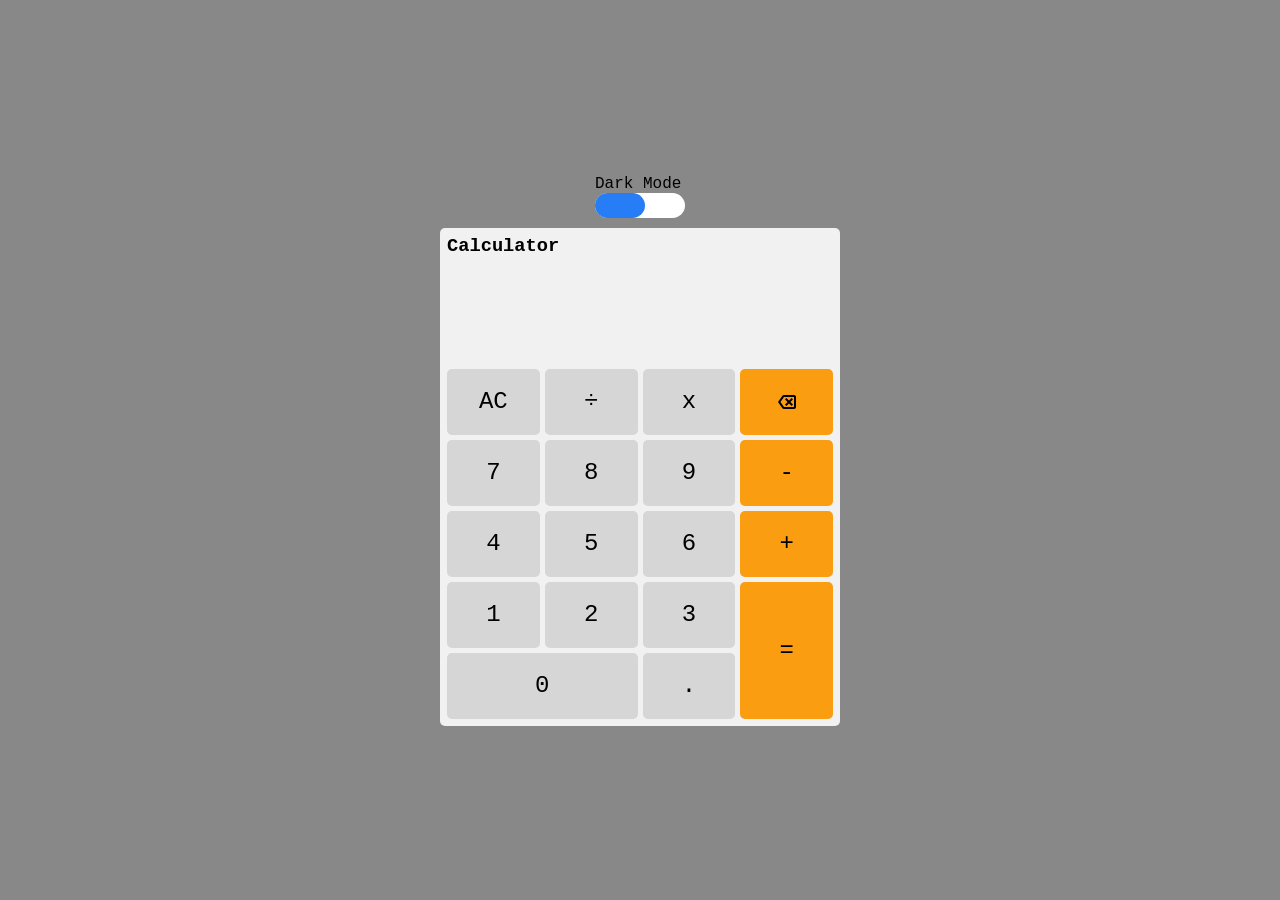
<file: calculator/index.html>
<!DOCTYPE html>
<html lang="en">
<head>
    <meta charset="UTF-8">
    <meta http-equiv="X-UA-Compatible" content="IE=edge">
    <meta name="viewport" content="width=device-width, initial-scale=1.0">
    <link rel="stylesheet" href="https://fonts.googleapis.com/css2?family=Material+Symbols+Outlined:opsz,wght,FILL,GRAD@24,400,0,0" />
    <title>Basic Calculator</title>
    <link rel="stylesheet" href="styles/style.css">
    <script src="script.js" defer></script>
</head>
<body>
    <section class="dark-mode"> <!-- dark mode -->
        <p>Dark Mode</p>
        <div class="dark-mode-surface">
            <div class="circle" onclick="switchDarkMode()"></div>
        </div>
    </section> <!-- calculator -->
    <main id="calc" class="calc">
        <h3>Calculator</h3>
        <section id="operations">
            <div id="previous-operation"></div>
            <div id="current-operation"></div>
        </section>
        <section id="buttons-container">

            <button id="clear-btn">AC</button>
            <button class="operator">÷</button>
            <button class="operator">x</button>
            <button id="delete-btn" class="material-symbols-outlined">backspace</button>

            <button class="number">7</button>
            <button class="number">8</button>
            <button class="number">9</button>
            <button class="operator">-</button>
            
            <button class="number">4</button>
            <button class="number">5</button>
            <button class="number">6</button>
            <button class="operator">+</button>

            <button class="number">1</button>
            <button class="number">2</button>
            <button class="number">3</button>
            <button id="equal-btn">=</button>

            <button class="number" id="zero">0</button>
            <button class="number">.</button>

        </section>
    </main>
</body>
</html>
</file>
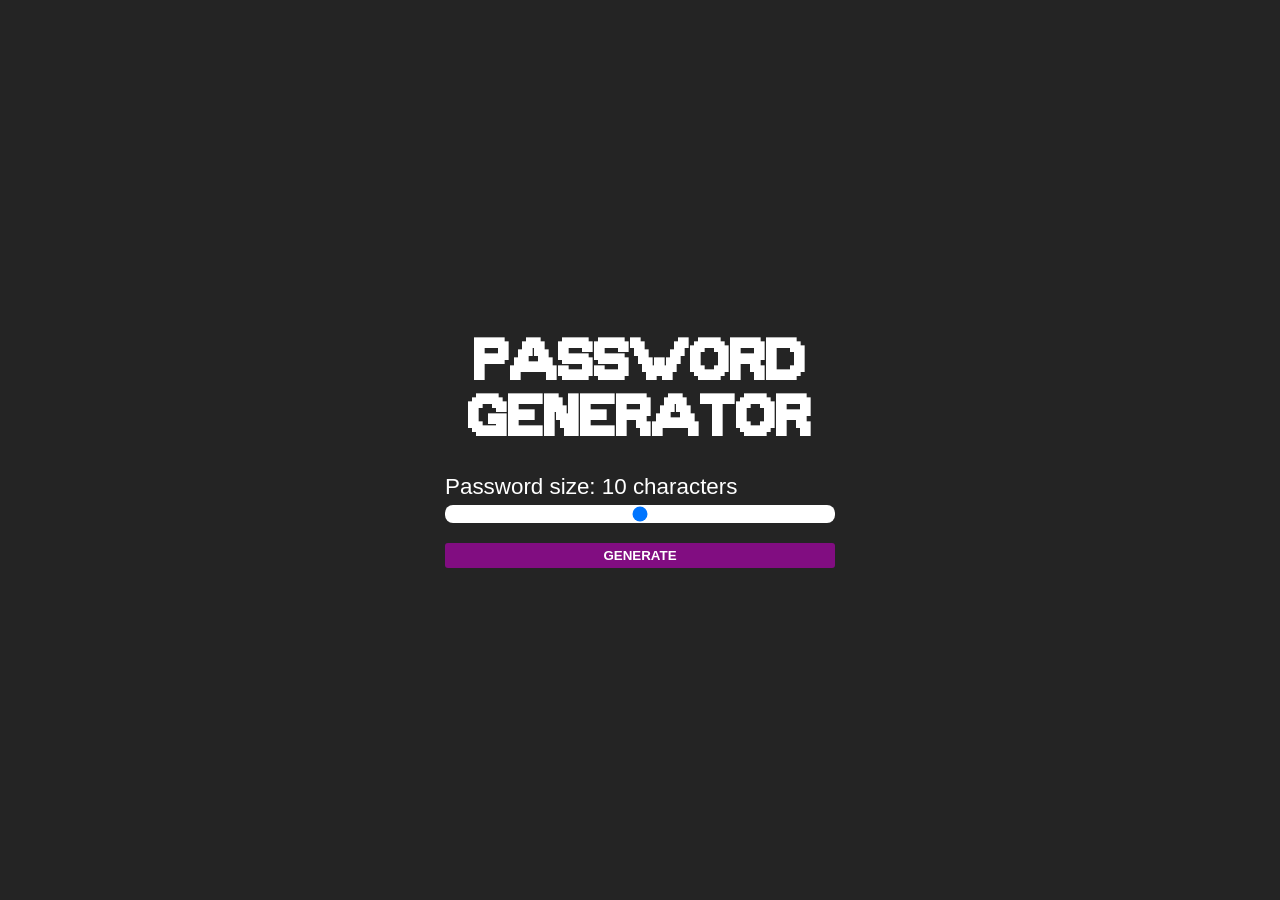
<file: password-generator/index.html>
<!DOCTYPE html>
<html lang="en">
<head>
    <meta charset="UTF-8">
    <meta http-equiv="X-UA-Compatible" content="IE=edge">
    <meta name="viewport" content="width=device-width, initial-scale=1.0">
    <title>Password Generator</title>
    <link rel="stylesheet" href="estilos/style.css">
    <script src="script.js" defer></script>
</head>
<body>
    <main>
        <section class="generator-layout">
                <h1 class="title">Password Generator</h1>

                <div class="generator">
                    <p>Password size: <span id="slider-element"></span> characters</p>
                    <input type="range" name="slider" id="slider" min="5" max="15">
                    <button class="generate-btn" id="generate-btn">GENERATE</button>
                </div>
        </section>

        <div class="container-password" id="container-password">
            <h1>Your password is:</h1>
            <span class="password" id="password"></span>
                <p class="tooltip">Click on the password to copy. ☝️</p>
        </div>
    </main>
</body>
</html>
</file>
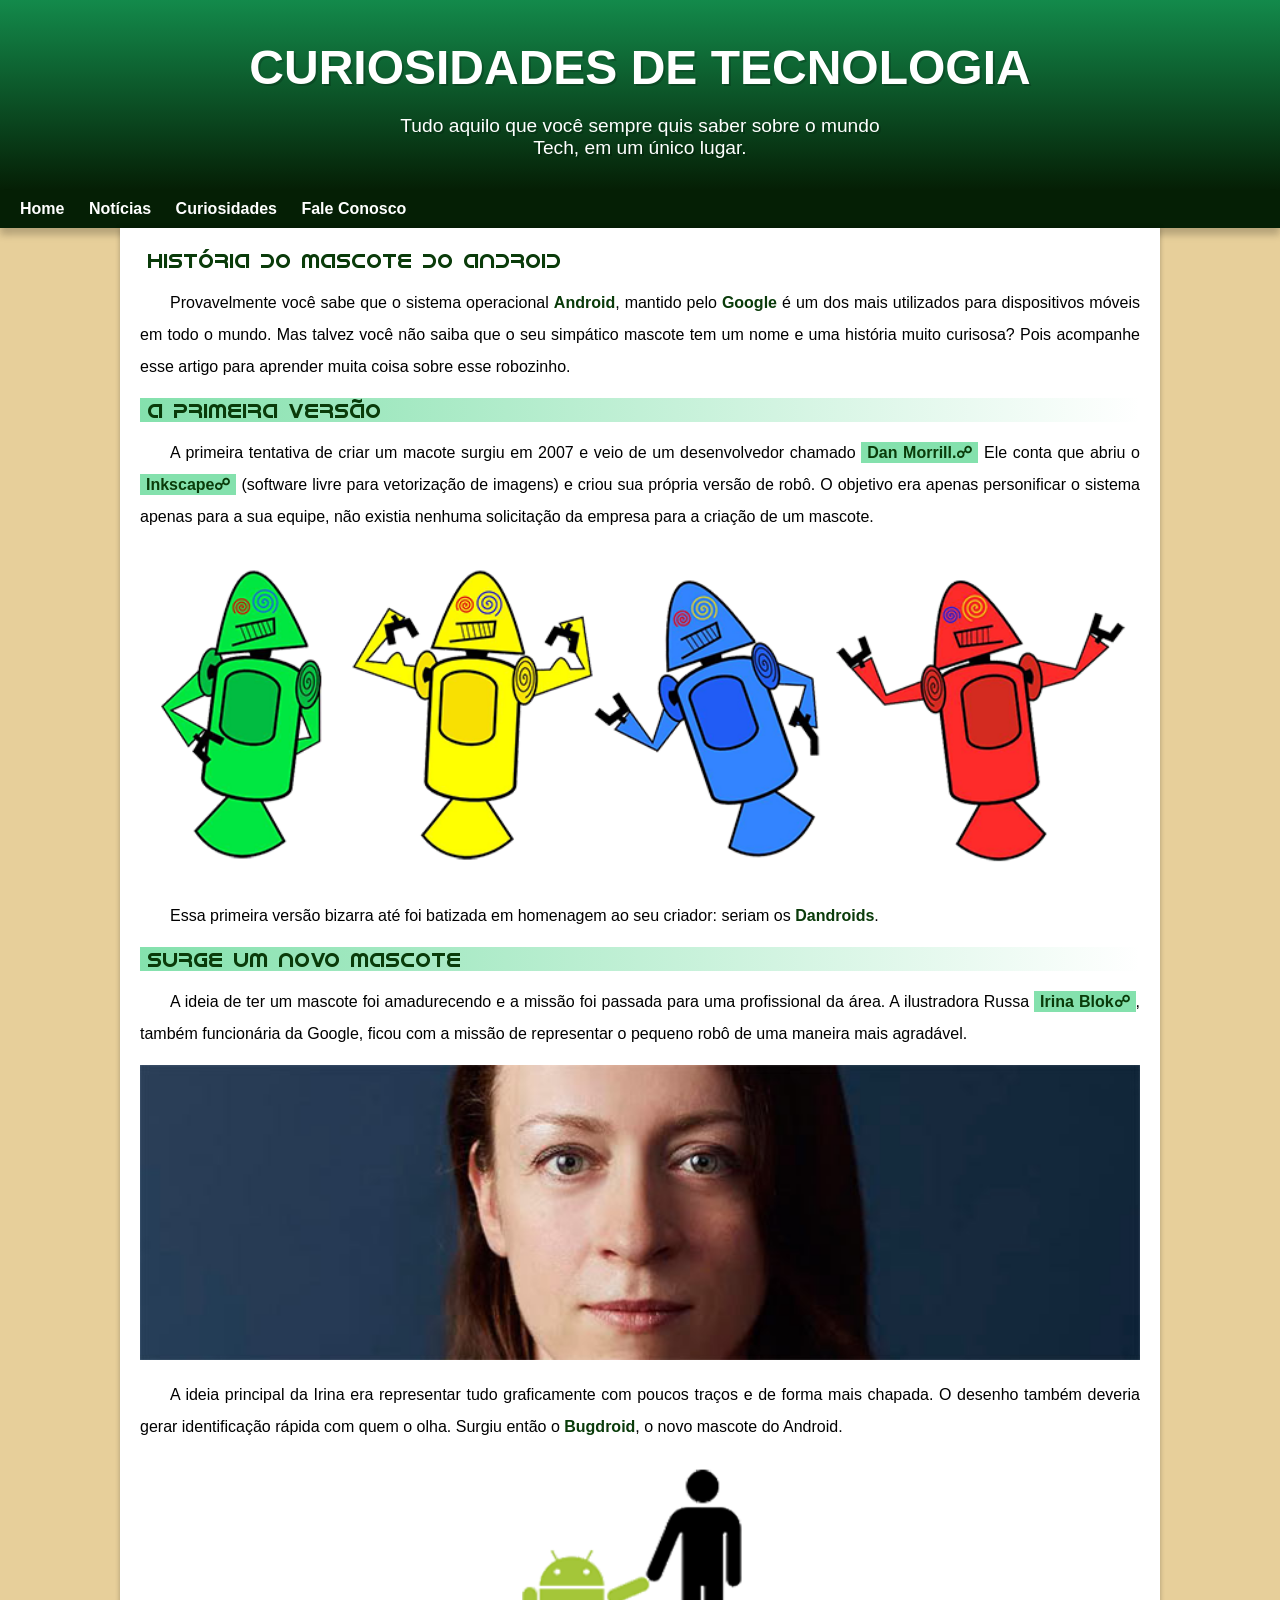
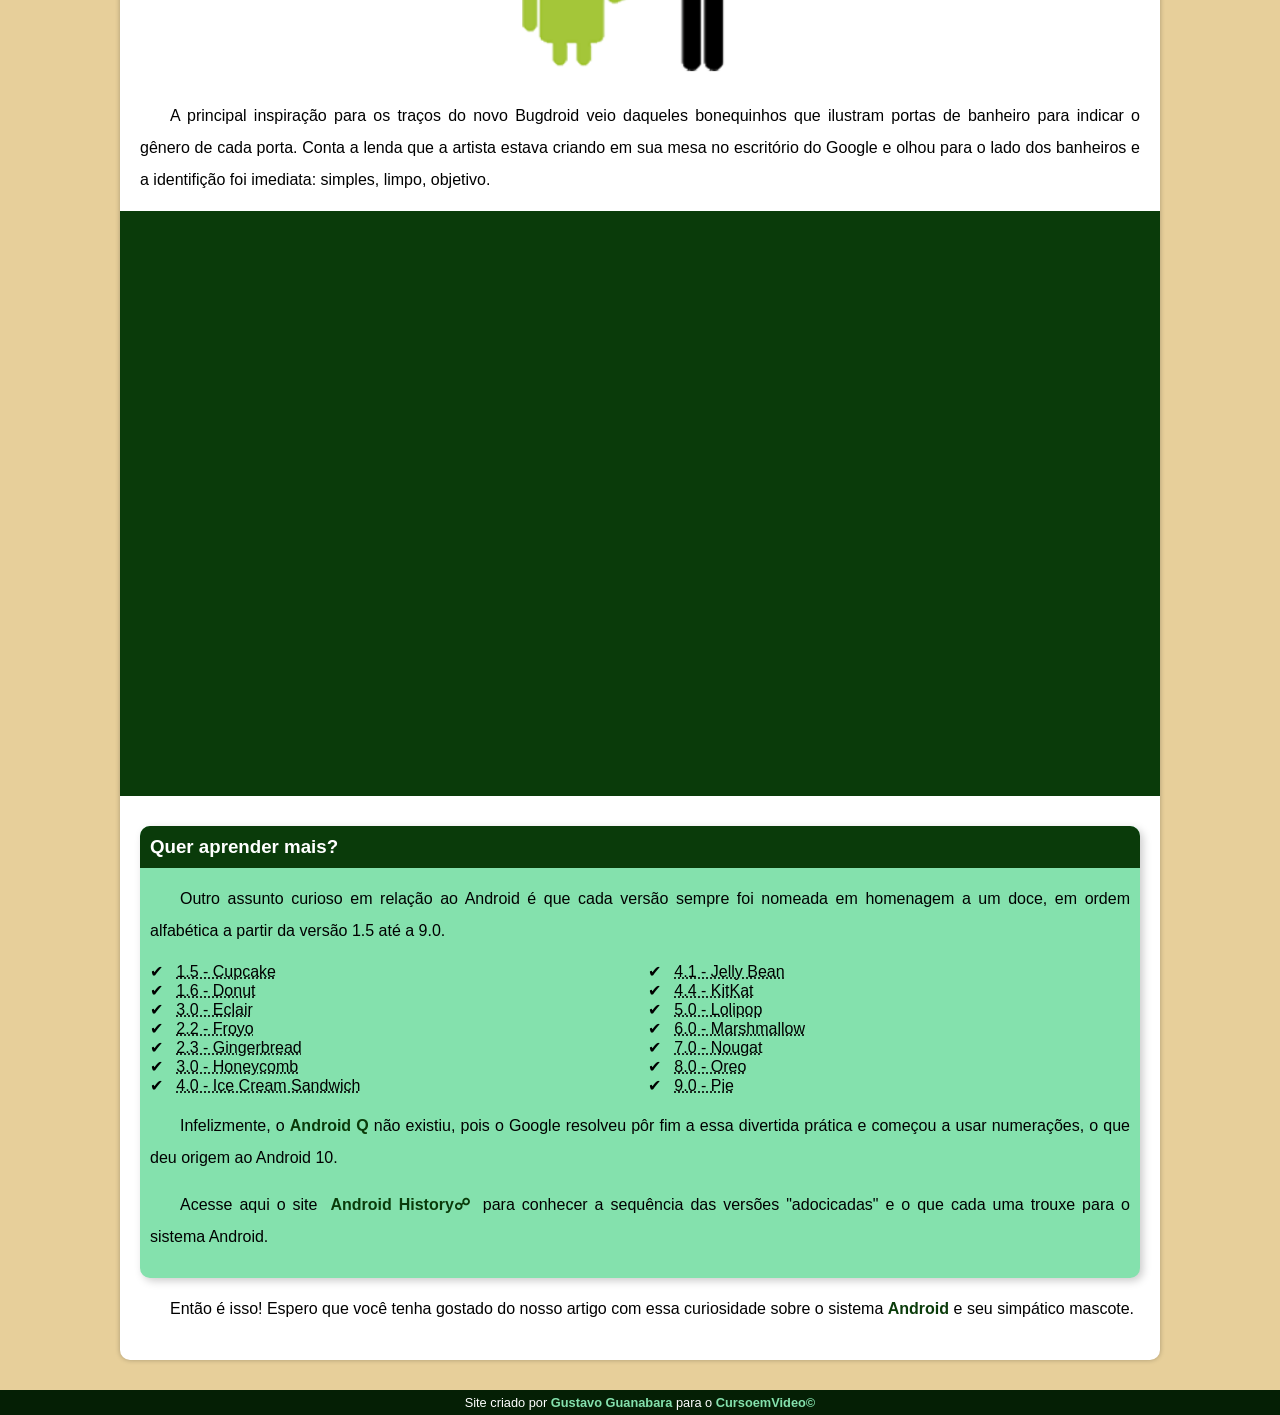
<file: projeto-android/index.html>
<!DOCTYPE html>
<html lang="pt-br">
<head>
    <meta charset="UTF-8">
    <meta http-equiv="X-UA-Compatible" content="IE=edge">
    <meta name="viewport" content="width=device-width, initial-scale=1.0">
    <link rel="shortcut icon" href="imagens/favicon.ico" type="image/x-icon">
    <title>Como surgiu o mascote do Android</title>
    <link rel="stylesheet" href="style.css">
</head>
<body>
    <header>
        <h1>CURIOSIDADES DE TECNOLOGIA</h1>
        <p>Tudo aquilo que você sempre quis saber sobre o mundo <br> Tech, em um único lugar.</p>
    </header>
    <nav>
        <ul>
            <a href="#">Home</a>
            <a href="#">Notícias</a>
            <a href="#">Curiosidades</a>
            <a href="#">Fale Conosco</a>
        </ul>
    </nav>
    <section>
        <main>
            <h2>HISTÓRIA DO MASCOTE DO ANDROID</h2>
            <p>Provavelmente você sabe que o sistema operacional <strong>Android</strong>, mantido pelo <strong>Google</strong> é um dos mais utilizados para dispositivos móveis em todo o mundo. Mas talvez você não saiba que o seu simpático mascote tem um nome e uma história muito curisosa? Pois acompanhe esse artigo para aprender muita coisa sobre esse robozinho.</p>
        </main>
        <article>
            <h2>A PRIMEIRA VERSÃO</h2>
            <p>A primeira tentativa de criar um macote surgiu em 2007 e veio de um desenvolvedor chamado <a href="https://androidcommunity.com/dan-morrill-shows-us-the-android-mascot-that-almost-was-20130103/" target="_blank">Dan Morrill.</a> Ele conta que abriu o <a href="https://inkscape.org/" target="_blank">Inkscape</a> (software livre para vetorização de imagens) e criou sua própria versão de robô. O objetivo era apenas personificar o sistema apenas para a sua equipe, não existia nenhuma solicitação da empresa para a criação de um mascote.</p>
            <picture>
                <source media="(max-width: 600px)" srcset="imagens/dan-droids-pq.png">
                <img src="imagens/dan-droids.png" alt="Foto Dand-droids">
            </picture>

            <p>Essa primeira versão bizarra até foi batizada em homenagem ao seu criador: seriam os <strong>Dandroids</strong>.</p>
        </article>
        <article>
            <h2>SURGE UM NOVO MASCOTE</h2>
            <p>A ideia de ter um mascote foi amadurecendo e a missão foi passada para uma profissional da área. A ilustradora Russa <a href="https://www.irinablok.com/android" target="_blank">Irina Blok</a>, também funcionária da Google, ficou com a missão de representar o pequeno robô de uma maneira mais agradável.</p>
            <picture>
                <source media="(max-width: 600px)" srcset="imagens/irina-blok-pq.jpg">
                <img src="imagens/irina-blok.jpg" alt="Foto Irina Blok">
            </picture>

            <p>A ideia principal da Irina era representar tudo graficamente com poucos traços e de forma mais chapada. O desenho também deveria gerar identificação rápida com quem o olha. Surgiu então o <strong>Bugdroid</strong>, o novo mascote do Android.</p>
            <img class="pequena" src="imagens/bugdroid.png" alt="Foto Bugdroid">

            <p>A principal inspiração para os traços do novo Bugdroid veio daqueles bonequinhos que ilustram portas de banheiro para indicar o gênero de cada porta. Conta a lenda que a artista estava criando em sua mesa no escritório do Google e olhou para o lado dos banheiros e a identifição foi imediata: simples, limpo, objetivo.</p>

            <div class="video">
                <iframe width="750" height="400" src="https://www.youtube.com/embed/l2UDgpLz20M" title="YouTube video player" frameborder="0" allow="accelerometer; autoplay; clipboard-write; encrypted-media; gyroscope; picture-in-picture" allowfullscreen></iframe>
            </div>
            
        </article>
        <aside>
            <h3>Quer aprender mais?</h3>
            <p>Outro assunto curioso em relação ao Android é que cada versão sempre foi nomeada em homenagem a um doce, em ordem alfabética a partir da versão 1.5 até a 9.0.</p>
            <ul>
                <li>
                    <abbr title="Bolo de Copo">1.5 - Cupcake</abbr>
                </li>
                <li>
                    <abbr title="Rosquinha">1.6 - Donut</abbr>
                </li>
                <li>
                    <abbr title="Bomba">3.0 - Eclair</abbr>
                </li>
                <li>
                    <abbr title="Iogurte Congelado">2.2 - Froyo</abbr>
                </li>
                <li>
                    <abbr title="Biscoito de Gengibre">2.3 - Gingerbread</abbr>
                </li>
                <li>
                    <abbr title="Favo de Mel">3.0 - Honeycomb</abbr>
                </li>
                <li>
                    <abbr title="Sanduíche de Sorvete">4.0 - Ice Cream Sandwich</abbr>
                </li>


                <li>
                    <abbr title="Jujuba">4.1 - Jelly Bean</abbr>
                </li>
                <li>
                    <abbr title="KitKat">4.4 - KitKat</abbr>
                </li>
                <li>
                    <abbr title="Pirulito">5.0 - Lolipop</abbr>
                </li>
                <li>
                    <abbr title="Marshmallow">6.0 - Marshmallow</abbr>
                </li>
                <li>
                    <abbr title="Torrone">7.0 - Nougat</abbr>
                </li>
                <li>
                    <abbr title="Oreo">8.0 - Oreo</abbr>
                </li>
                <li>
                    <abbr title="Torta">9.0 - Pie</abbr>
                </li>
            </ul>

            <p>Infelizmente, o <strong>Android Q</strong> não existiu, pois o Google resolveu pôr fim a essa divertida prática e começou a usar numerações, o que deu origem ao Android 10.</p>
            <p>Acesse aqui o site <a href="https://www.android.com/intl/en_nz/history/" target="_blank">Android History</a> para conhecer a sequência das versões "adocicadas" e o que cada uma trouxe para o sistema Android.</p>
        </aside>

        <p>Então é isso! Espero que você tenha gostado do nosso artigo com essa curiosidade sobre o sistema <strong>Android</strong> e seu simpático mascote.</p>
    </section>
    <footer>
        <p>Site criado por <a href="https://gustavoguanabara.github.io/" target="_blank">Gustavo Guanabara</a> para o <a href="https://www.youtube.com/cursoemvideo" target="_blank">CursoemVideo&copy;</a></p>
    </footer>
</body>
</file>
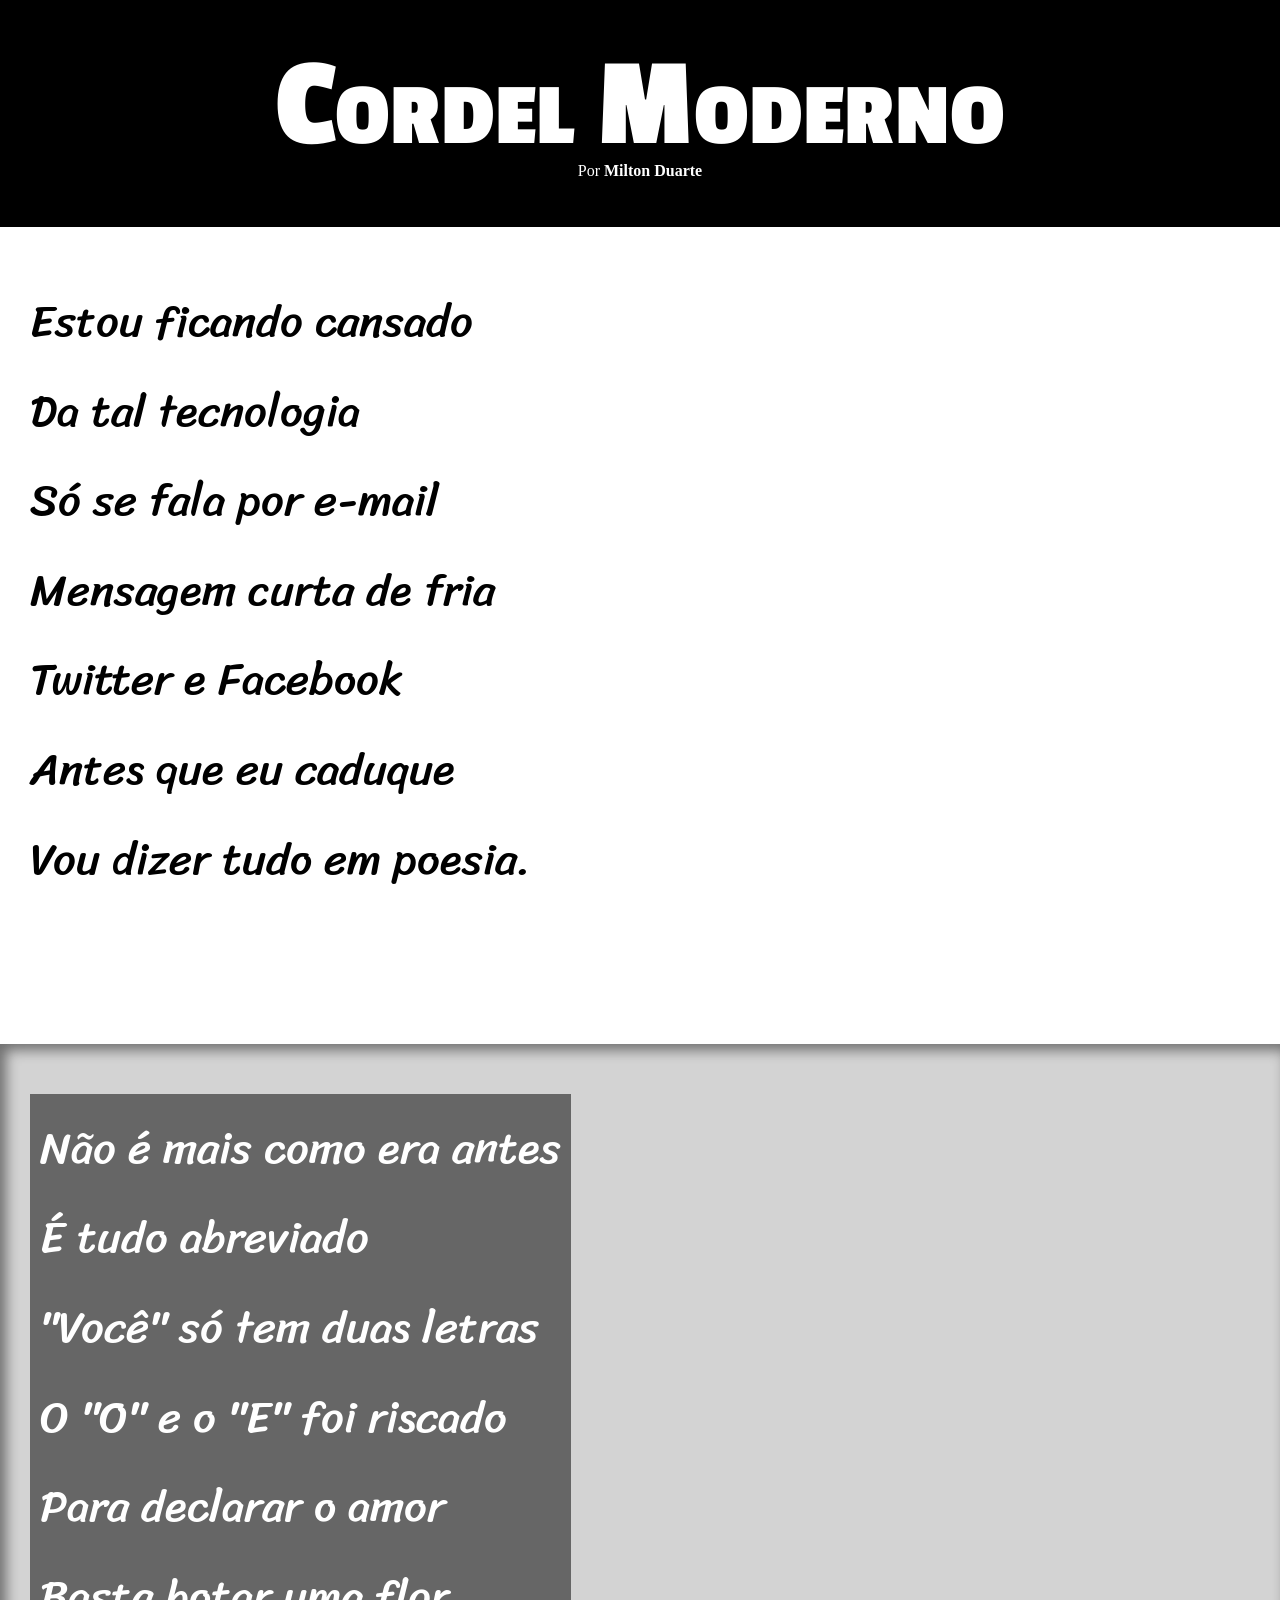
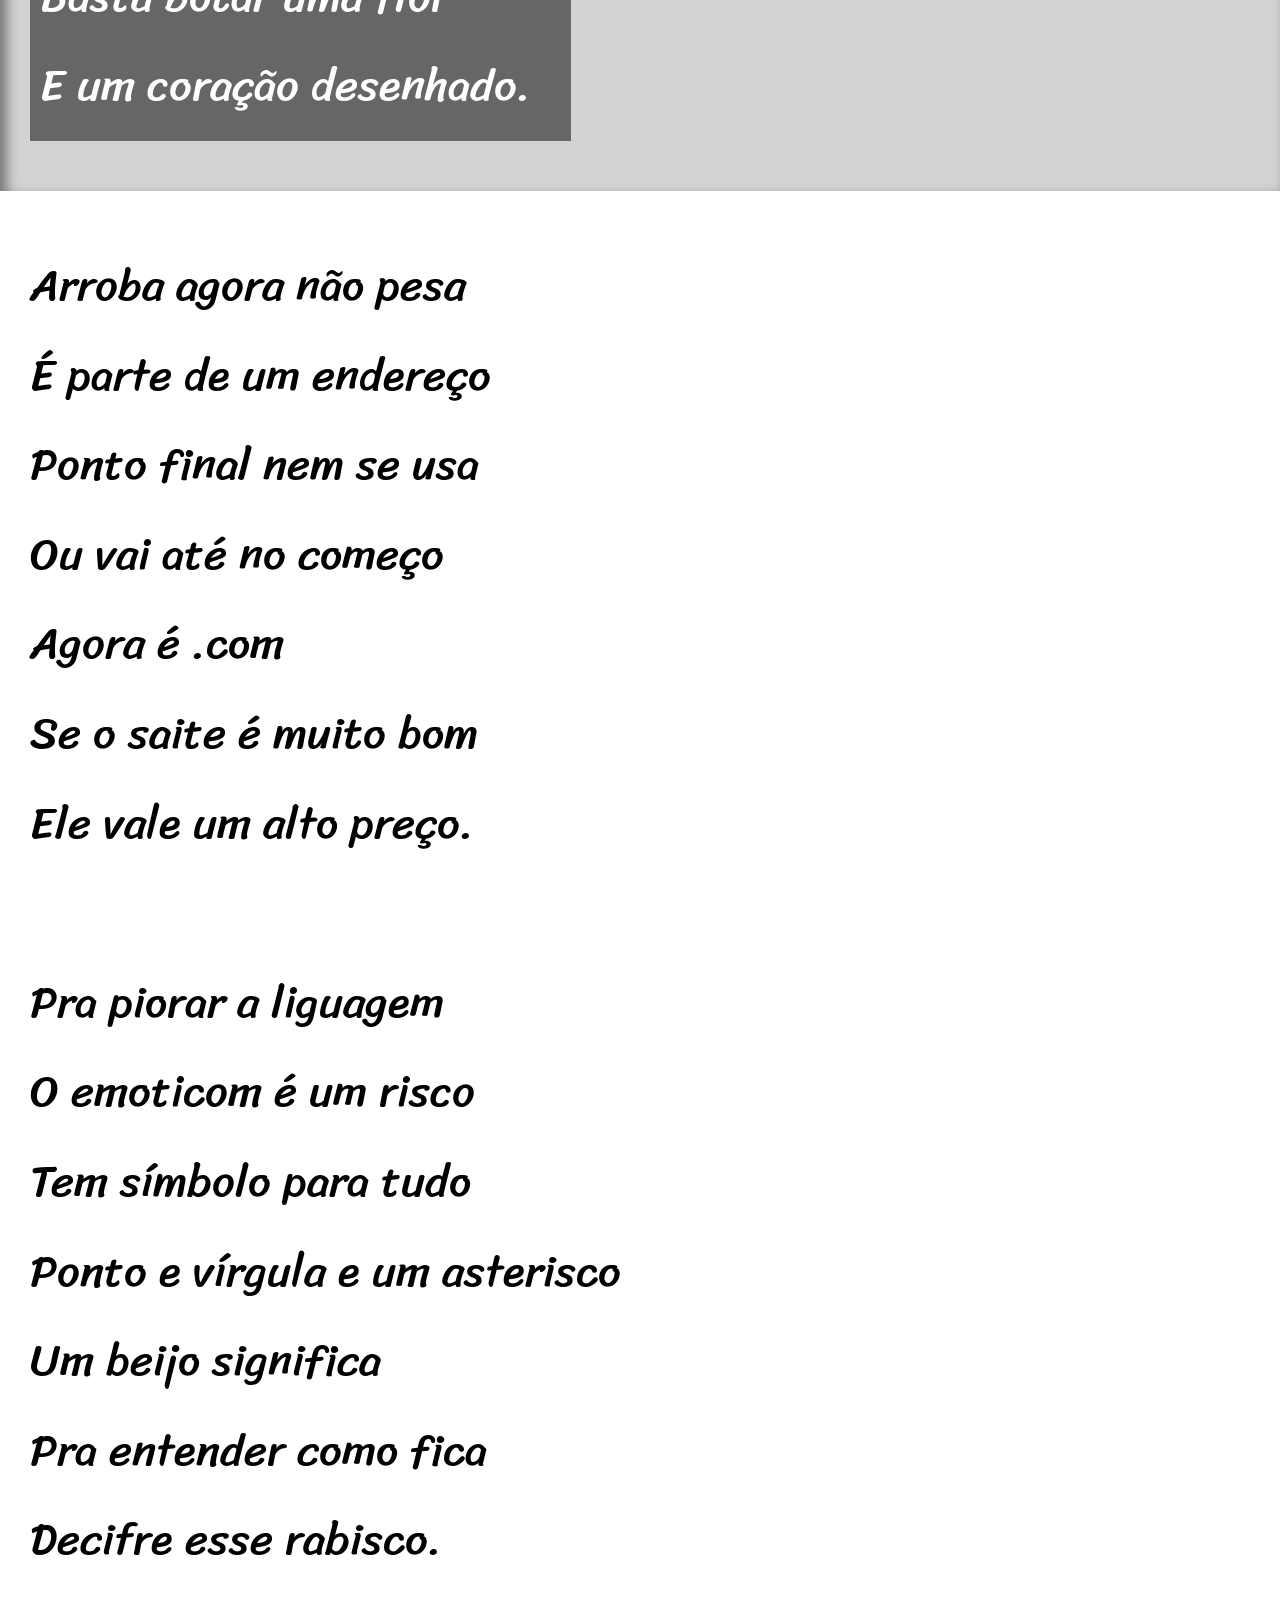
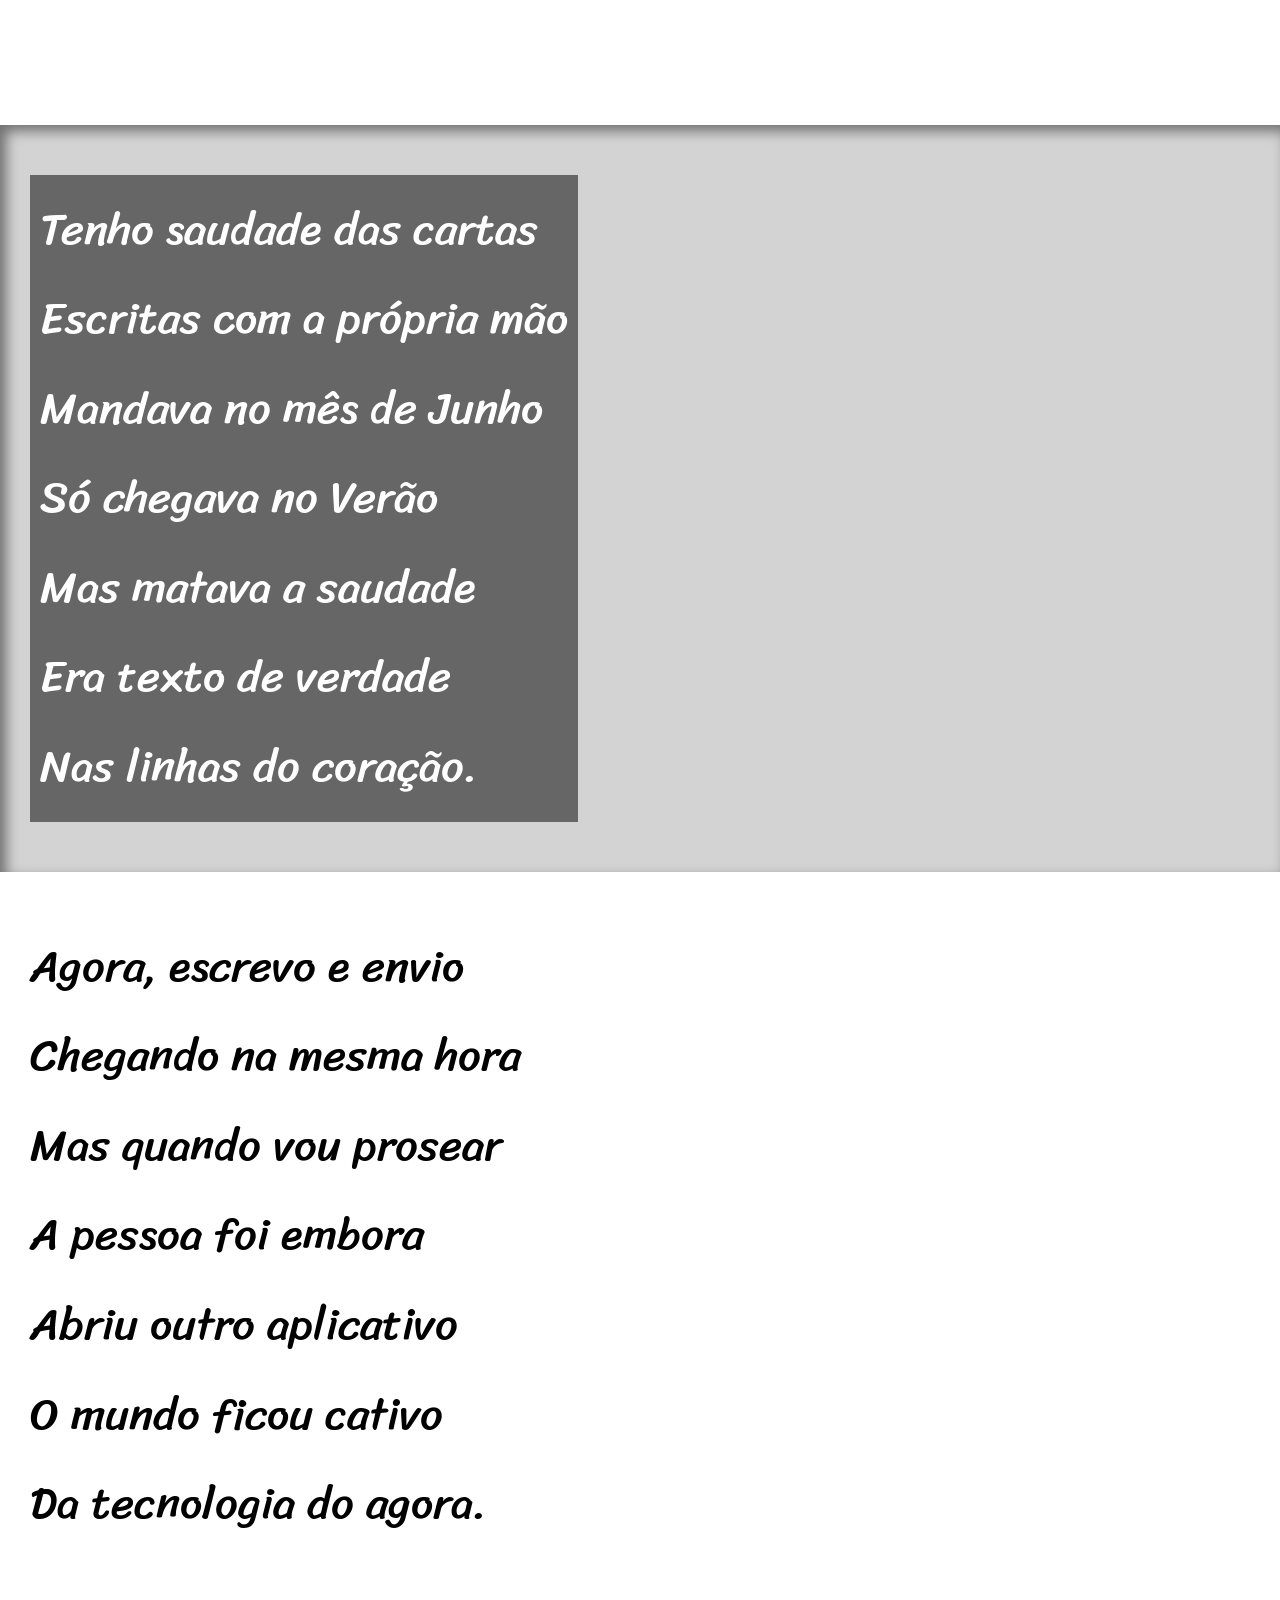
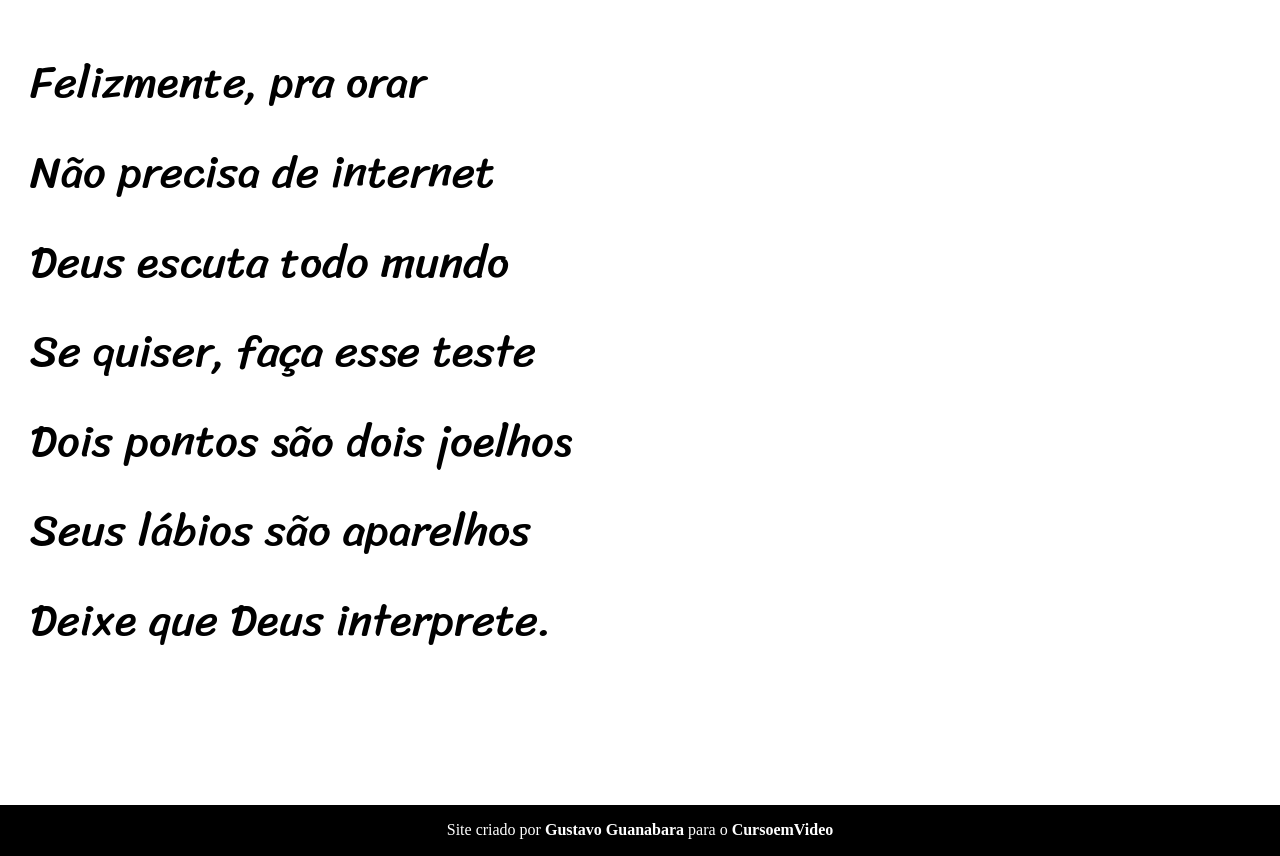
<file: projeto-cordel/index.html>
<!DOCTYPE html>
<html lang="pt-br">
<head>
    <meta charset="UTF-8">
    <meta http-equiv="X-UA-Compatible" content="IE=edge">
    <meta name="viewport" content="width=device-width, initial-scale=1.0">
    <title>Cordel Moderno</title>
    <link rel="stylesheet" href="style.css">
</head>
<body>
    <header>
        <h1>Cordel Moderno</h1>
        <p>Por <a href="https://www.recantodasletras.com.br/poesias/3186743" target="_blank" rel="external">Milton Duarte</a></p>
    </header>

    <main>
        
            <section class="normal">
                <p>
                    Estou ficando cansado <br>
                    Da tal tecnologia <br>
                    Só se fala por e-mail <br>
                    Mensagem curta de fria <br>
                    Twitter e Facebook <br>
                    Antes que eu caduque <br>
                    Vou dizer tudo em poesia.
                </p>
            </section>

            <section id="flor">
                    <p class="quadrado">
                        Não é mais como era antes <br>
                        É tudo abreviado <br>
                        "Você" só tem duas letras <br>
                        O "O" e o "E" foi riscado <br>
                        Para declarar o amor <br>
                        Basta botar uma flor <br>
                        E um coração desenhado.
                    </p>
            </section>

            <section class="normal">
                <p>
                    Arroba agora não pesa <br>
                    É parte de um endereço <br>
                    Ponto final nem se usa <br>
                    Ou vai até no começo <br>
                    Agora é .com <br>
                    Se o saite é muito bom <br>
                    Ele vale um alto preço.
                </p>
                <p>
                    Pra piorar a liguagem <br>
                    O emoticom é um risco <br>
                    Tem símbolo para tudo <br>
                    Ponto e vírgula e um asterisco <br>
                    Um beijo significa <br>
                    Pra entender como fica <br>
                    Decifre esse rabisco.
                </p>
            </section>

            <section id="carta">
                    <p class="quadrado">
                        Tenho saudade das cartas <br>
                        Escritas com a própria mão <br>
                        Mandava no mês de Junho <br>
                        Só chegava no Verão <br>
                        Mas matava a saudade <br>
                        Era texto de verdade <br>
                        Nas linhas do coração.
                    </p>
            </section>

            <section class="normal">
                <p>
                    Agora, escrevo e envio <br>
                    Chegando na mesma hora <br>
                    Mas quando vou prosear <br>
                    A pessoa foi embora <br>
                    Abriu outro aplicativo <br>
                    O mundo ficou cativo <br>
                    Da tecnologia do agora.
                </p>
                <p>
                    Felizmente, pra orar <br>
                    Não precisa de internet <br>
                    Deus escuta todo mundo <br>
                    Se quiser, faça esse teste <br>
                    Dois pontos são dois joelhos <br>
                    Seus lábios são aparelhos <br>
                    Deixe que Deus interprete.
                </p>
            </section>
        
    </main>

    <footer>
        <p>Site criado por <a href="https://gustavoguanabara.github.io/" target="_blank" rel="external">Gustavo Guanabara</a> para o <a href="https://www.cursoemvideo.com/" target="_blank" rel="external">CursoemVideo</a></p>
    </footer>
</body>
</html>
</file>
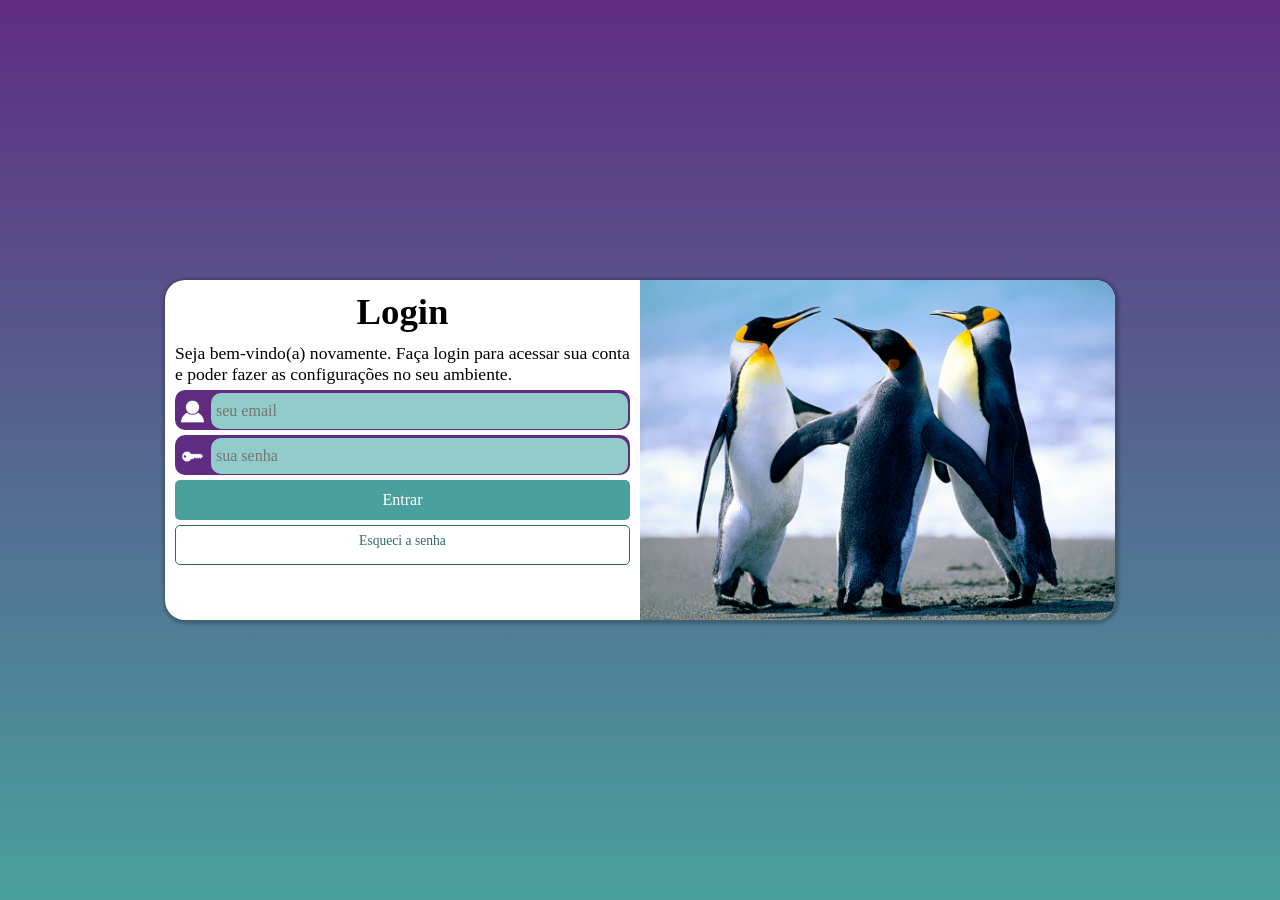
<file: projeto-login/index.html>
<!DOCTYPE html>
<html lang="pt-br">
<head>
    <meta charset="UTF-8">
    <meta http-equiv="X-UA-Compatible" content="IE=edge">
    <meta name="viewport" content="width=device-width, initial-scale=1.0">
    <title>Login</title>
    <link rel="stylesheet" href="estilos/style.css">
    <link rel="stylesheet" href="estilos/media-query.css">
</head>
<body>
    <main>
        <section id="login">
            <div id="imagem">
            </div>
            <div id="formulario">
                <h1>Login</h1>
                <p>Seja bem-vindo(a) novamente. Faça login para acessar sua conta e poder fazer as configurações no seu ambiente.</p>
                <form action="login.js" method="post">
                    <div class="campo">
                        <span><img src="imagens/profile-icon.png" alt="Ícone perfil" class="icons"></span>
                        <input type="email" name="email" id="email" autocomplete="email" placeholder="seu email" maxlength="30" required>
                        <label for="email">Login</label>
                    </div>
                    <div class="campo">
                        <span><img src="imagens/key-icon.png" alt="Ícone chave" class="icons"></span>
                        <input type="password" name="senha" id="senha" autocomplete="current-password" placeholder="sua senha" min= "8" max="20" required>
                        <label for="senha">Senha</label>
                    </div>
                    <input type="submit" value="Entrar">
                    <a href="esqueci.html" class="btn">Esqueci a senha</a>
                </form>
            </div>
        </section>
    </main>
</body>
</html>
</file>
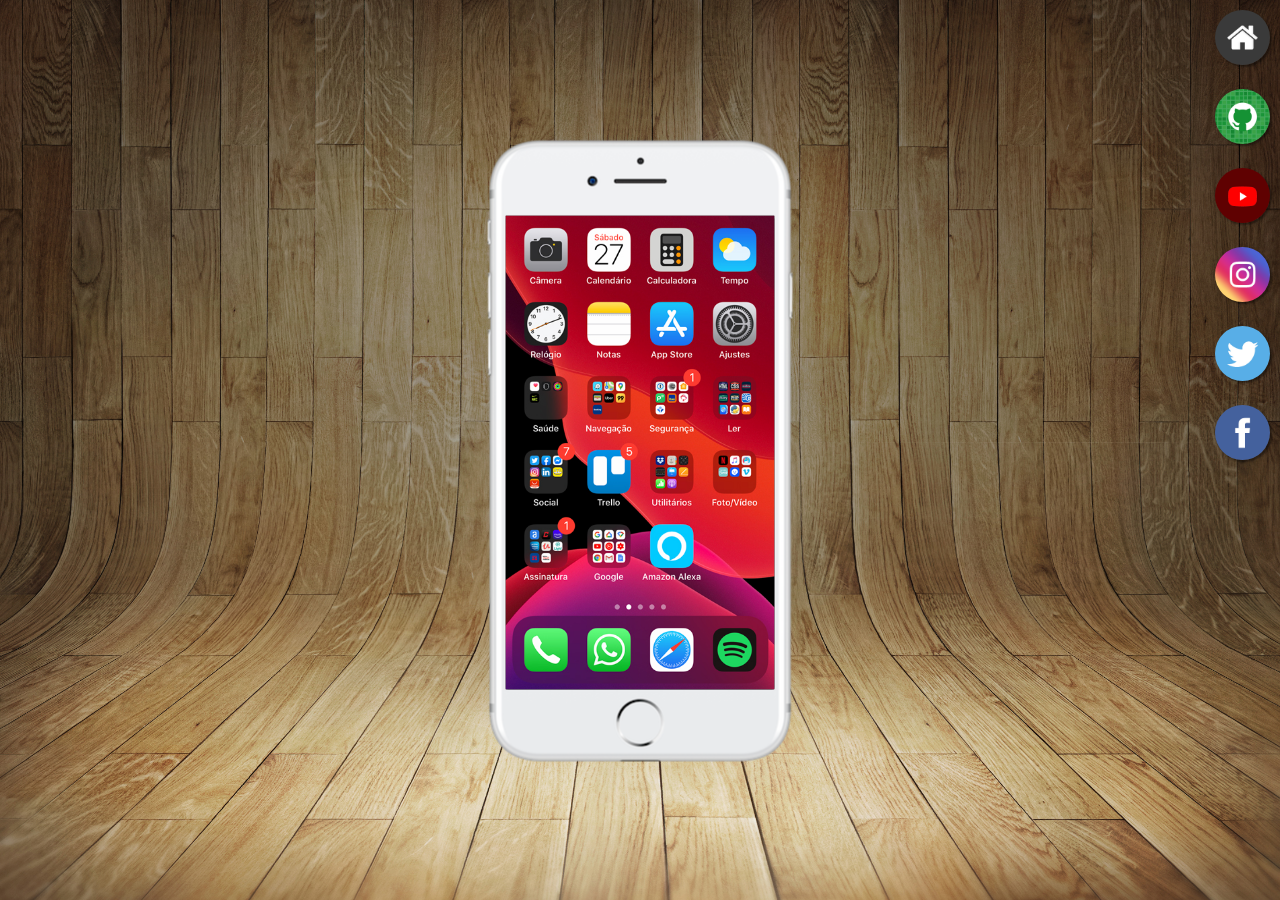
<file: projeto-redes-sociais/index.html>
<!DOCTYPE html>
<html lang="pt-br">
<head>
    <meta charset="UTF-8">
    <meta http-equiv="X-UA-Compatible" content="IE=edge">
    <meta name="viewport" content="width=device-width, initial-scale=1.0">
    <title>Projetos Redes Sociais</title>
    <link rel="stylesheet" href="style.css">
    <link rel="shortcut icon" href="favicon.ico" type="image/x-icon">
</head>
<body>
    <main>
        <section id="telefone">
            <iframe src="home.html" frameborder="0" name="tela" id="tela">
                Seu navegador não é compatível.
            </iframe>
        </section>
        <section id="redes-sociais">
            <a href="home.html" target="tela"><img src="imagens/logo-home.jpg" alt="home"></a> <br>
            <a href="github.html" target="tela"><img src="imagens/logo-github.jpg" alt="github"></a> <br>
            <a href="youtube.html" target="tela"><img src="imagens/logo-youtube.jpg" alt="youtube"></a> <br>
            <a href="instagram.html" target="tela"><img src="imagens/logo-instagram.jpg" alt="instagram"></a> <br>
            <a href="twitter.html" target="tela"><img src="imagens/logo-twitter.jpg" alt="twitter"></a> <br>
            <a href="facebook.html" target="tela"><img src="imagens/logo-facebook.jpg" alt="facebook"></a>
        </section>
    </main>
</body>
</html>
</file>
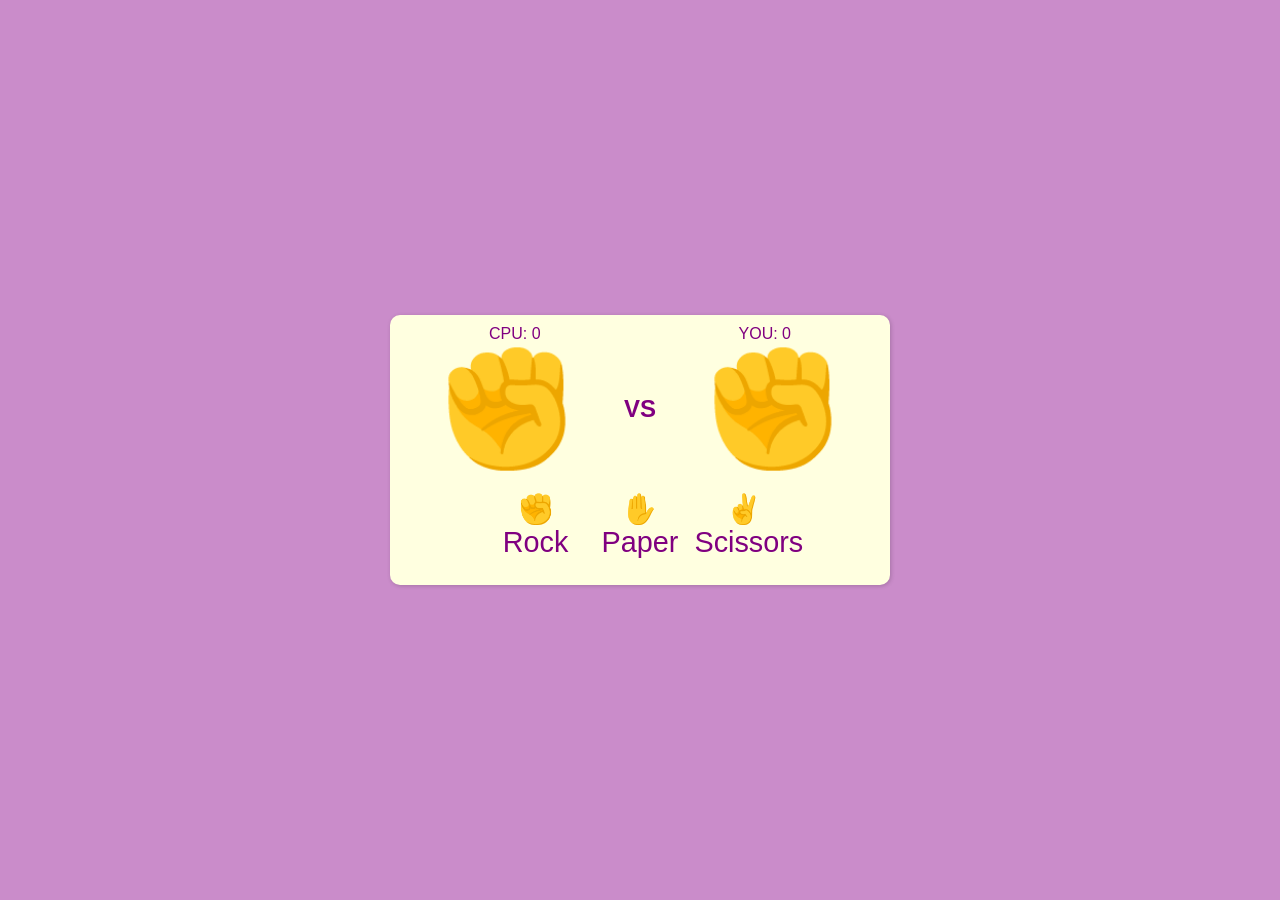
<file: projeto-rock-paper-scissors/index.html>
<!DOCTYPE html>
<html lang="pt-br">
<head>
    <meta charset="UTF-8">
    <meta http-equiv="X-UA-Compatible" content="IE=edge">
    <meta name="viewport" content="width=device-width, initial-scale=1.0">
    <title>Rock Paper Scissors | Game</title>
    <link rel="stylesheet" href="estilos/style.css">
</head>
<body>
    <main>
        <section id="match">
            <div id="points">
                <p>CPU: <span id="cpu-points">0</span></p>
                <p>YOU: <span id="user-points">0</span></p>
            </div>

            <div id="game">
                <div id="cpu-play">✊</div>
                <p>VS</p>
                <div id="user-play">✊</div>
            </div>

            <div id="result">
            </div>
        </section>
        <section id="options">
            <button id="rock">✊ Rock</button>
            <button id="paper">✋ Paper</button>
            <button id="sci">✌️ Scissors</button>
        </section>
    </main>


    <script src="script.js"></script>
</body>
</html>
</file>
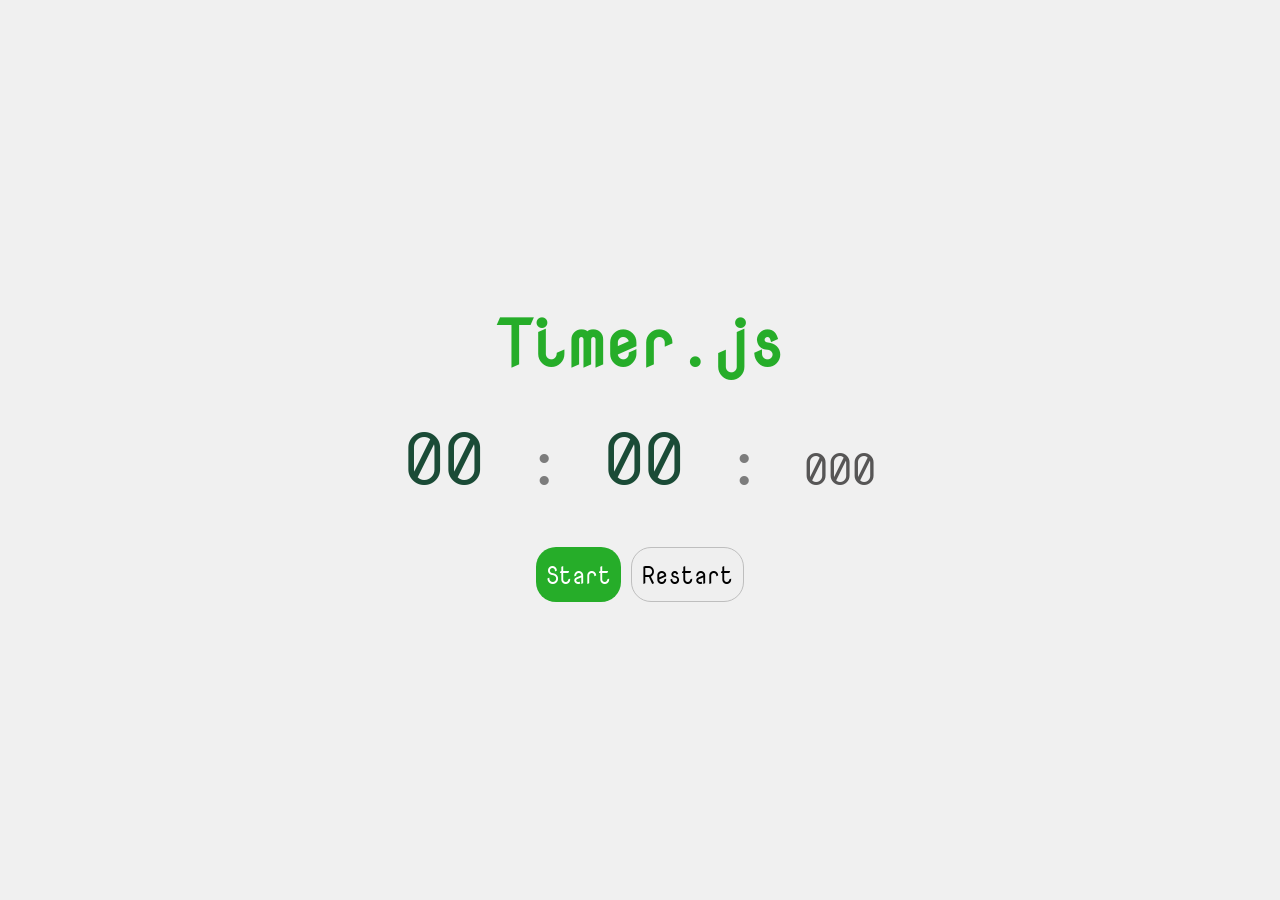
<file: timer/index.html>
<!DOCTYPE html>
<html lang="en">
<head>
    <meta charset="UTF-8">
    <meta http-equiv="X-UA-Compatible" content="IE=edge">
    <meta name="viewport" content="width=device-width, initial-scale=1.0">
    <link rel="preconnect" href="https://fonts.googleapis.com">
    <link rel="preconnect" href="https://fonts.gstatic.com" crossorigin>
    <link href="https://fonts.googleapis.com/css2?family=Nova+Mono&display=swap" rel="stylesheet">
    <title>Timer</title>
    <link rel="stylesheet" href="style.css">
    <script src="script.js" defer></script>
</head>
<body>
    <main class="timer-container">
        <h1 class="title">Timer.js</h1>

        <div class="timer">
            <span id="minutes" class="time">00</span>
            <span class="separator">:</span>
            <span id="seconds" class="time">00</span>
            <span class="separator">:</span>
            <span id="miliseconds" class="time">000</span>
        </div>

        <div class="buttons">
            <button id="start-btn">Start</button>
            <button id="stop-btn">Stop</button>
            <button id="continue-btn">Continue</button>
            <button id="restart-btn">Restart</button>
        </div>
    </main>
</body>
</html>
</file>
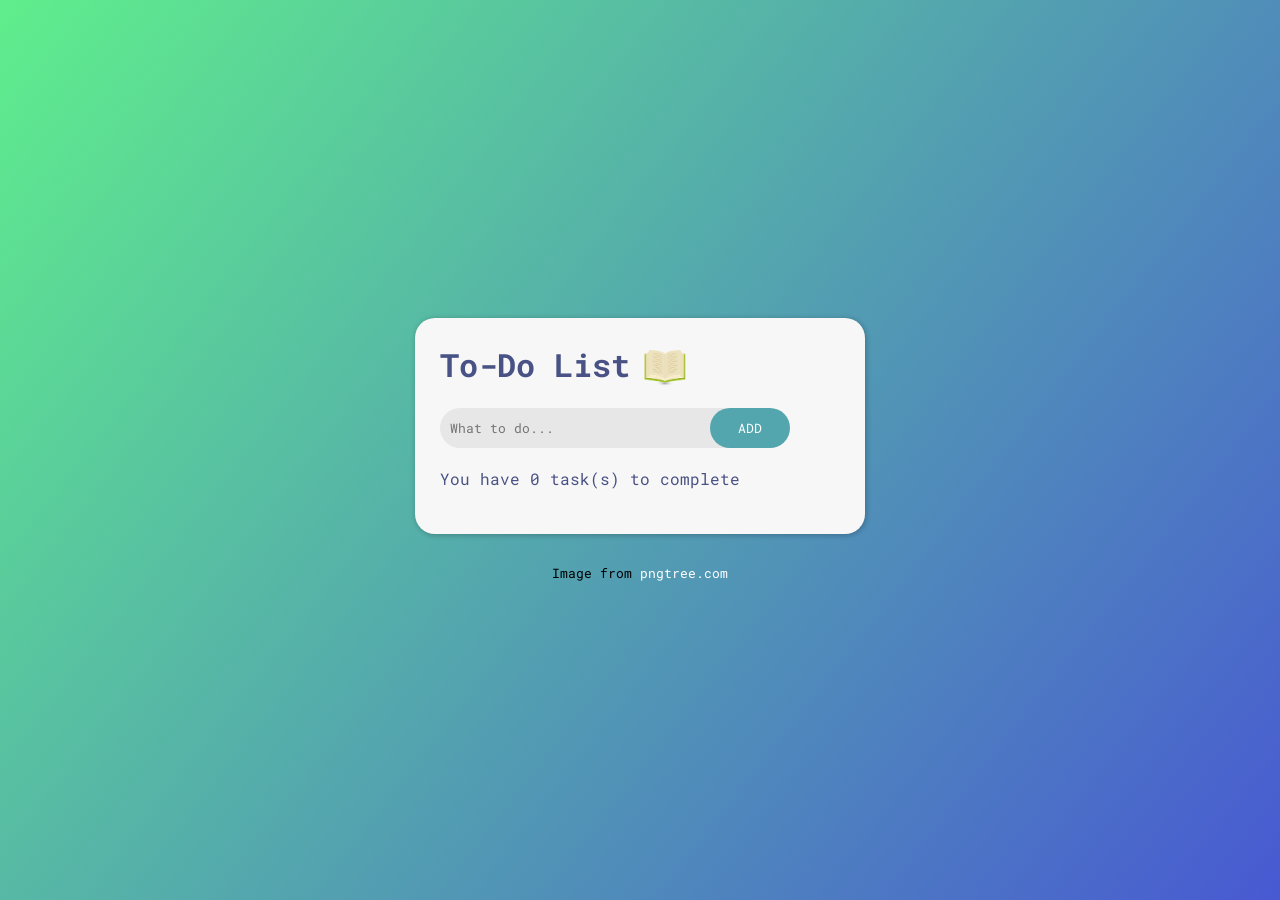
<file: todo-list/index.html>
<!DOCTYPE html>
<html lang="en">
<head>
    <meta charset="UTF-8">
    <meta http-equiv="X-UA-Compatible" content="IE=edge">
    <meta name="viewport" content="width=device-width, initial-scale=1.0">
    <link rel="stylesheet" href="https://fonts.googleapis.com/css2?family=Material+Symbols+Outlined:opsz,wght,FILL,GRAD@20..48,100..700,0..1,-50..200" />
    <title>To Do List</title>
    <link rel="stylesheet" href="styles/style.css">
    <script src="script.js" defer></script>
</head>
<body>
    <main class="list-container">
        <header>
            <h1>To-Do List</h1>
            <img src="assets/img/book-icon.png" class="book-icon">
        </header>
        <div class="add-task-container">
            <input type="text" id="task-input" class="task-input" placeholder="What to do..." maxlength="30">
            <button class="add-task-btn" id="add-task-btn">ADD</button>
        </div>
        
        <section class="list-content">
            <p>You have <span id="unfinishedTasks">0</span> task(s) to complete</p>
            
            <ul class="task-list" id="task-list">
            </ul>
        </section>
    </main>
    <footer>
        <p>Image from <a href="https://pngtree.com/" target="_blank">pngtree.com</a></p>
    </footer>
</body>
</html>
</file>
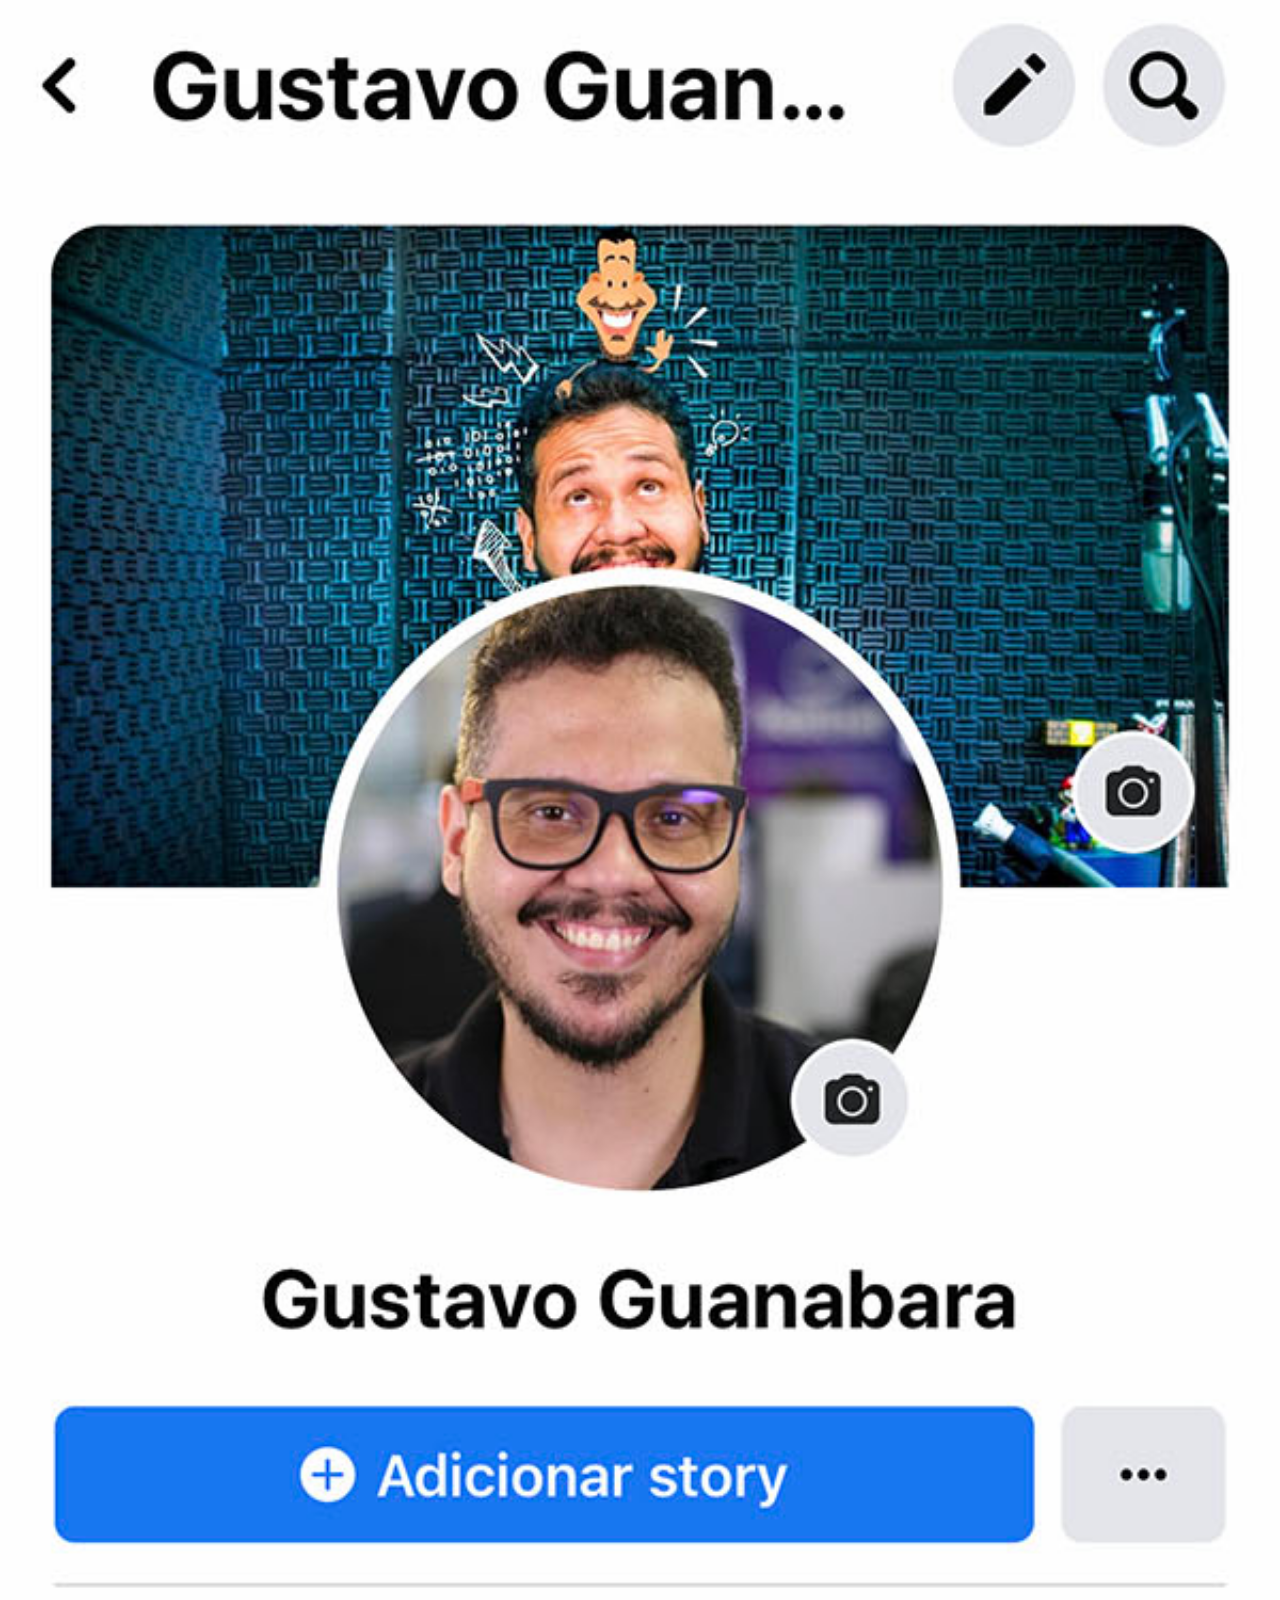
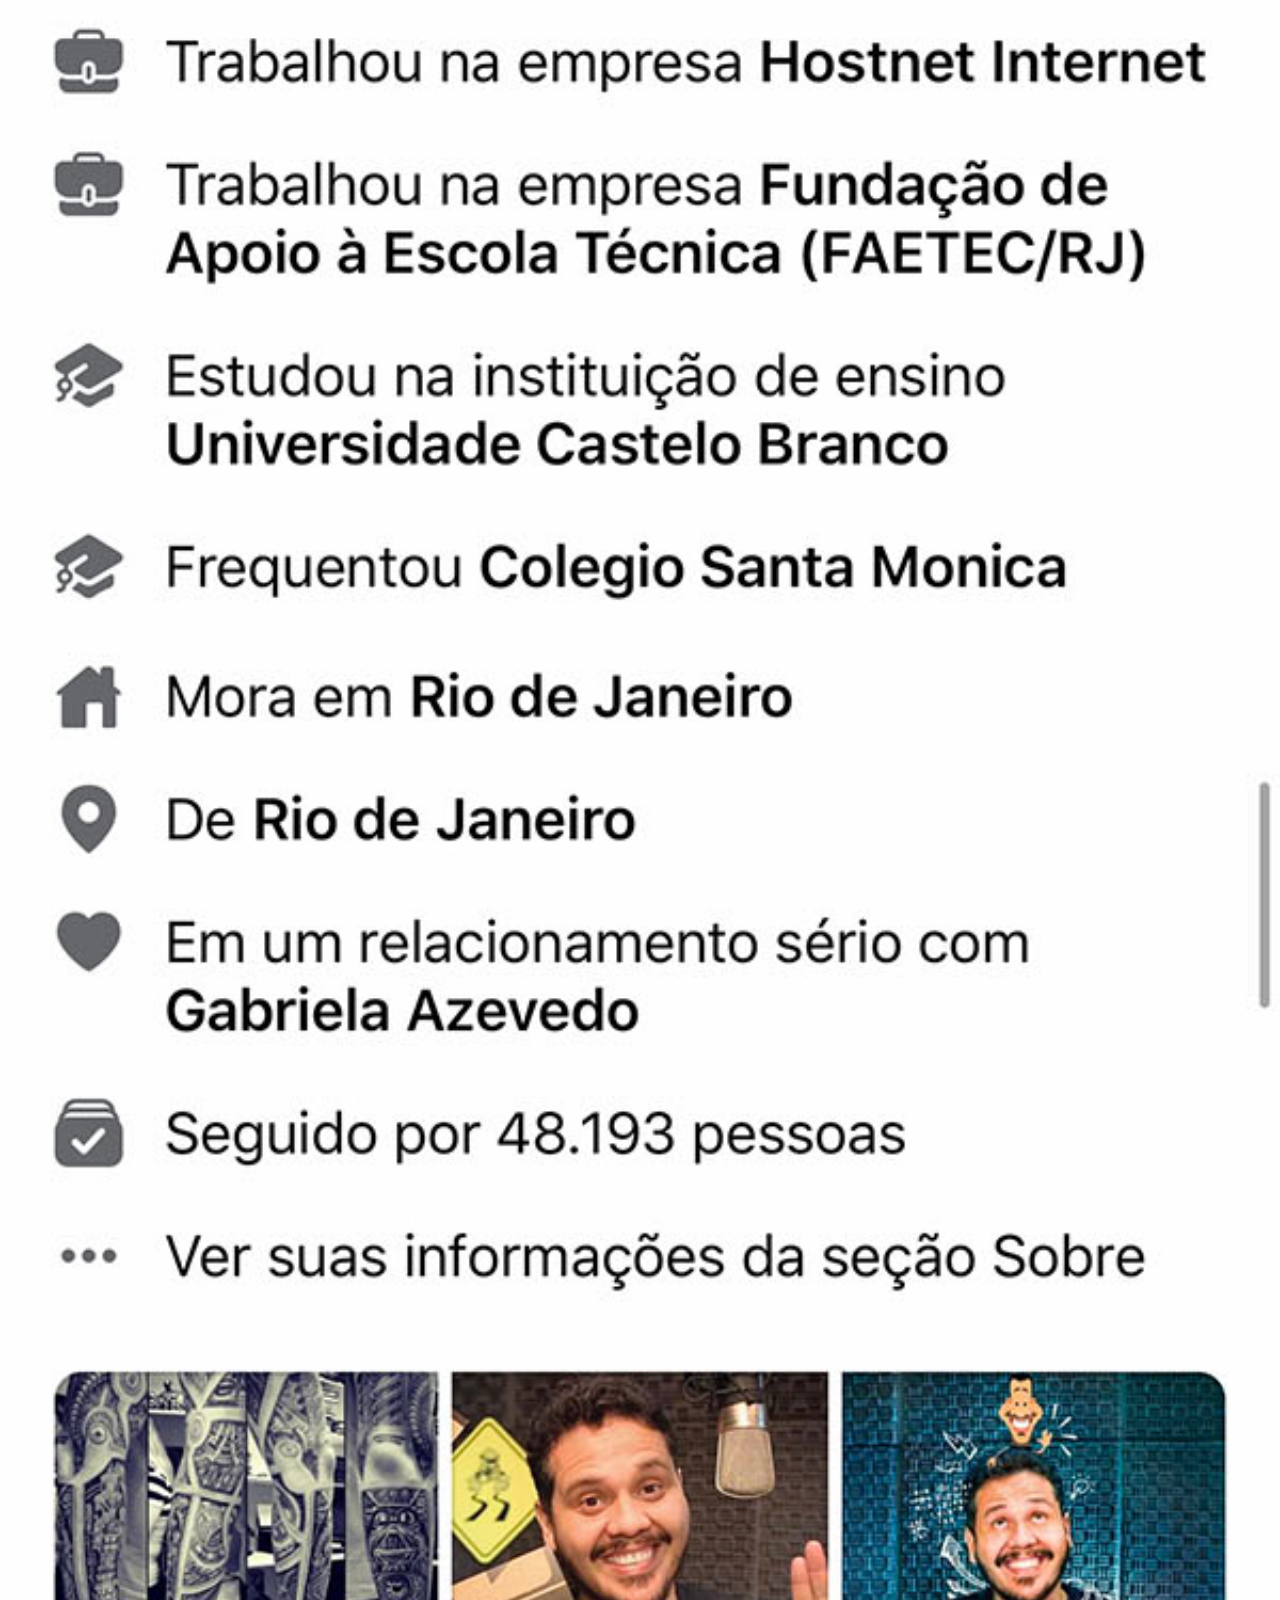
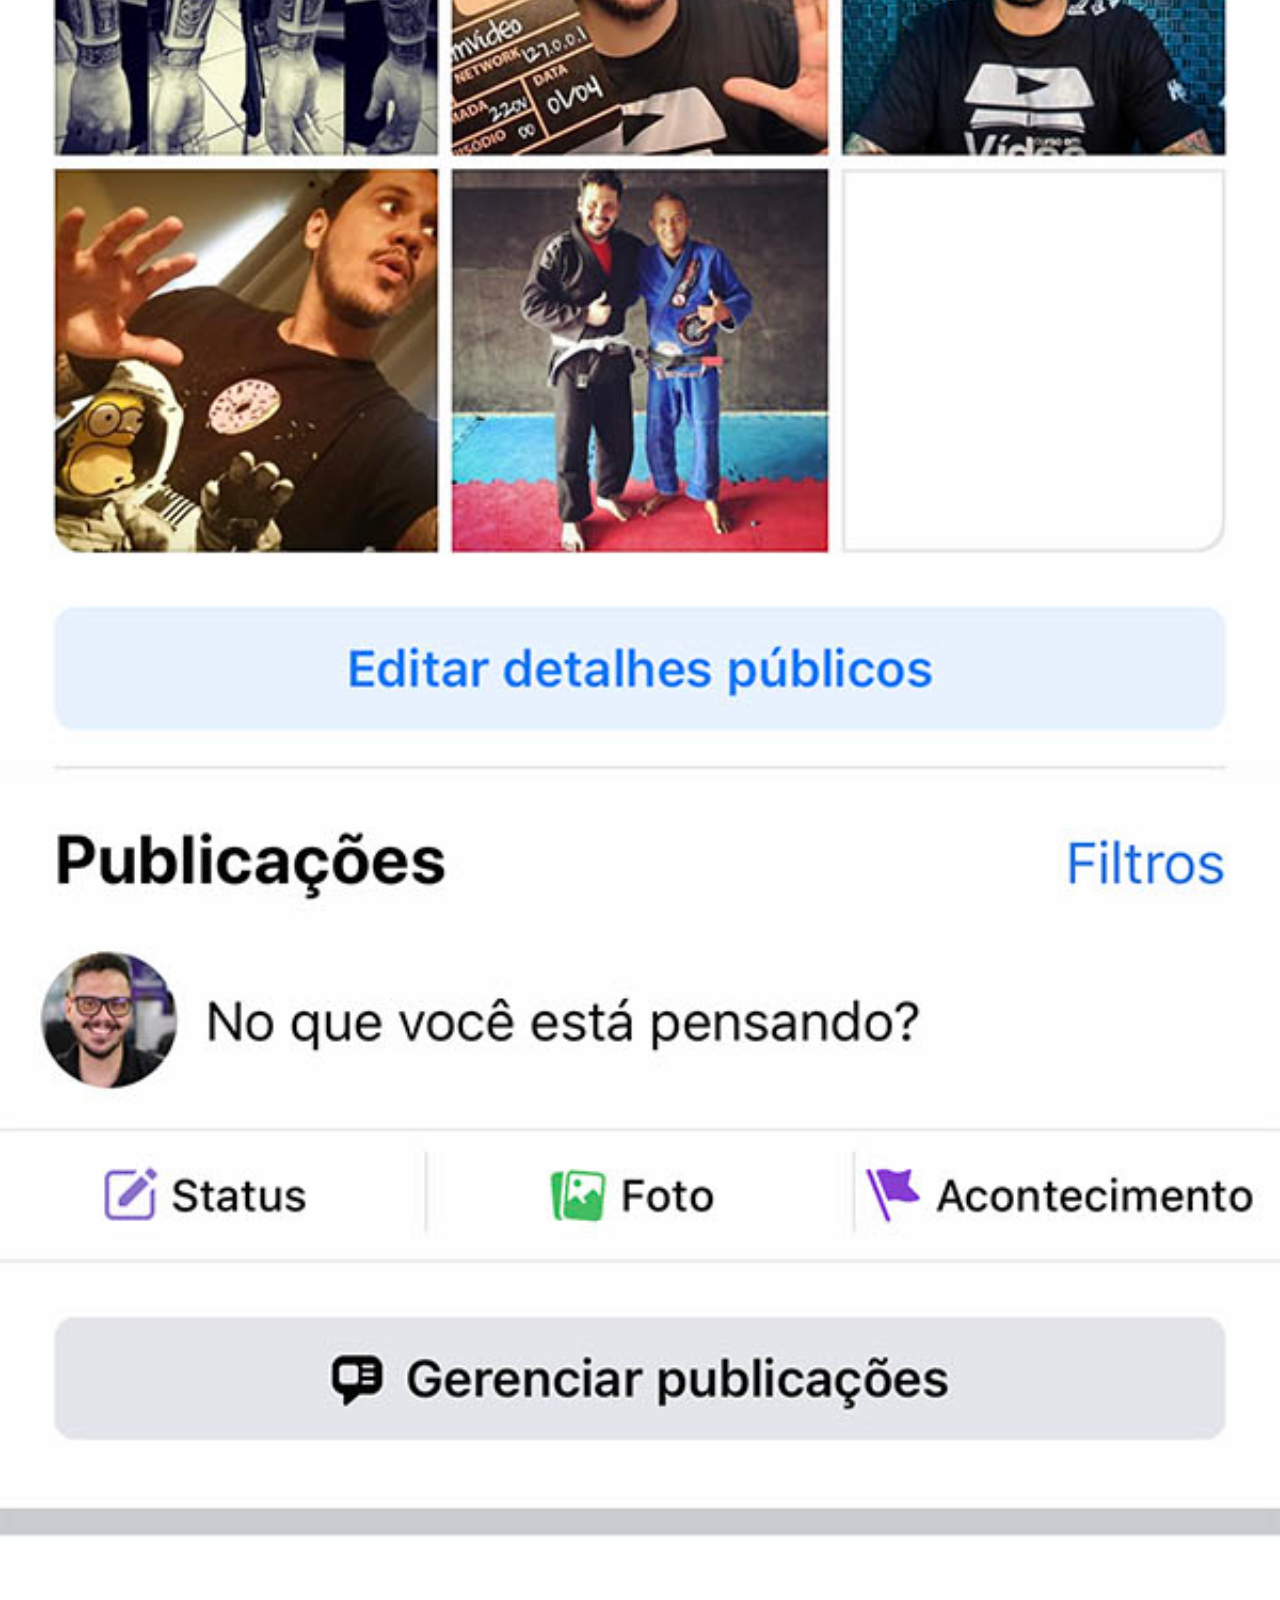
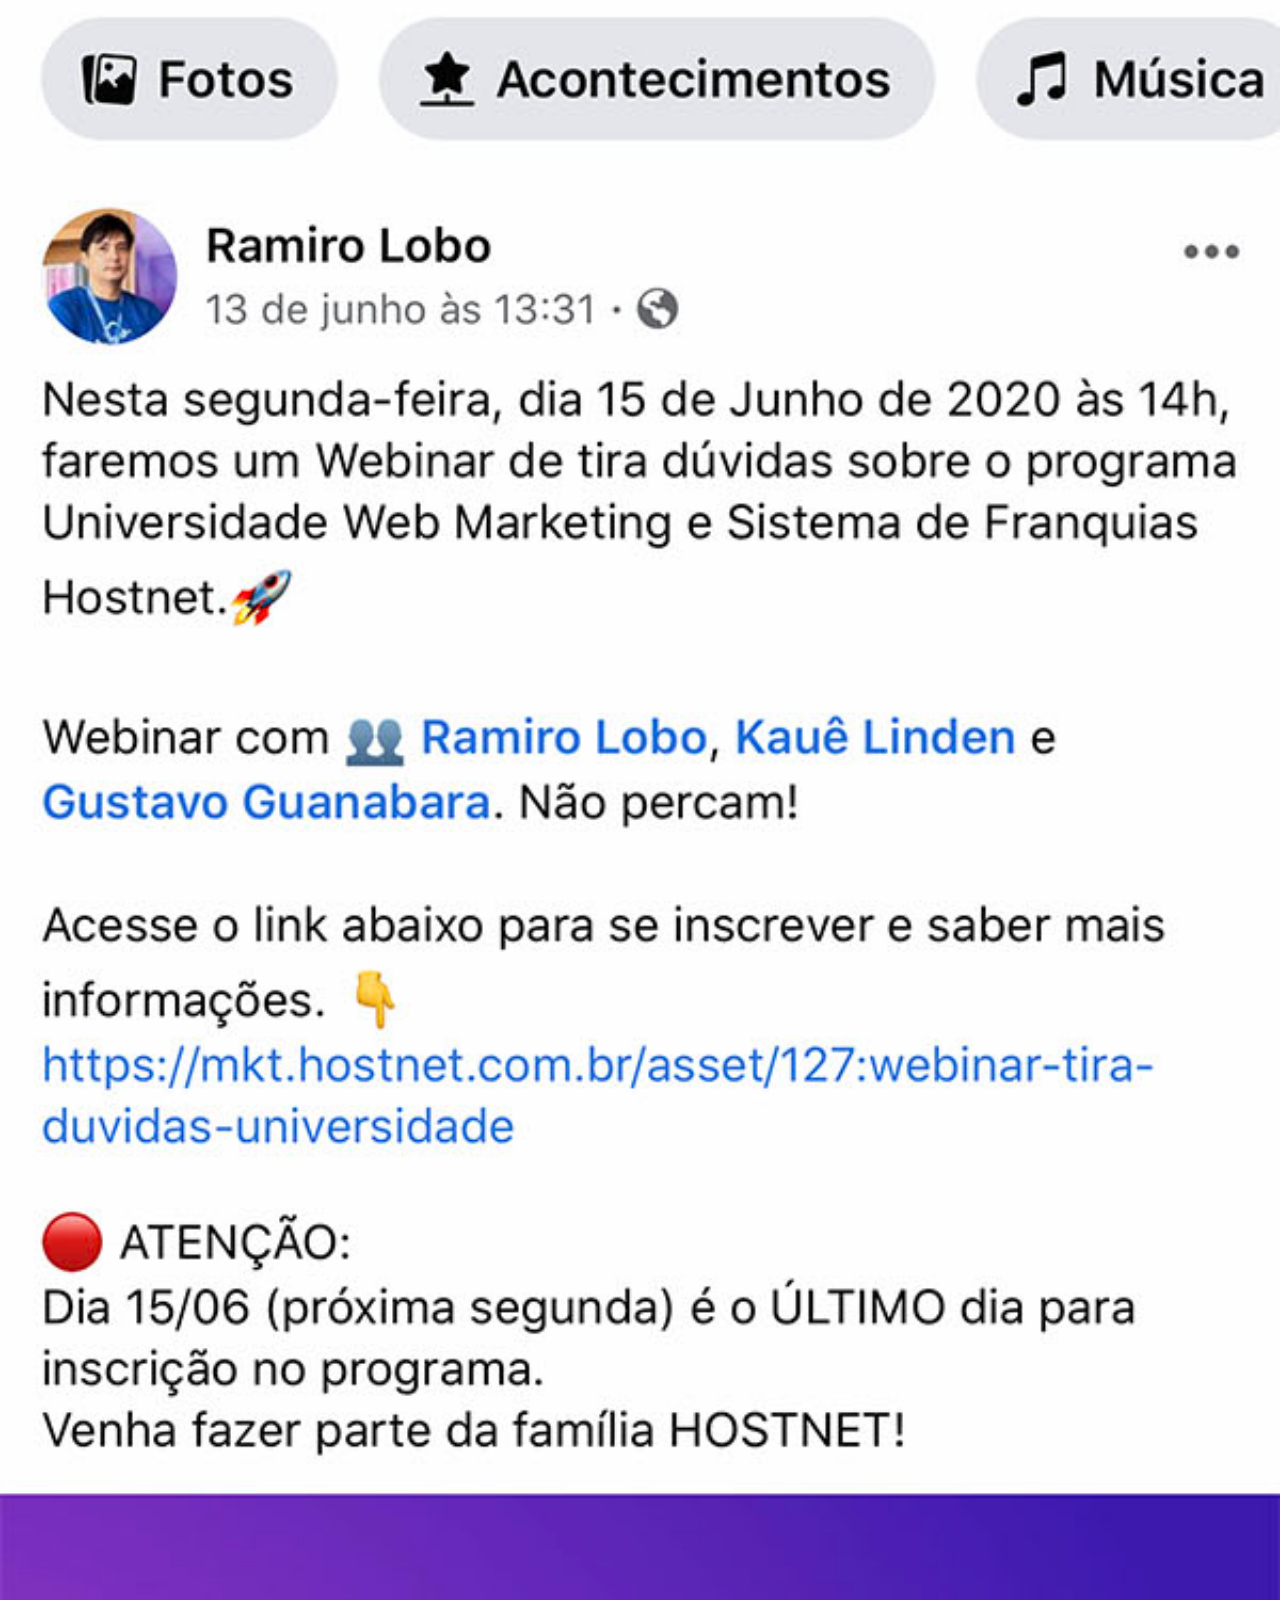
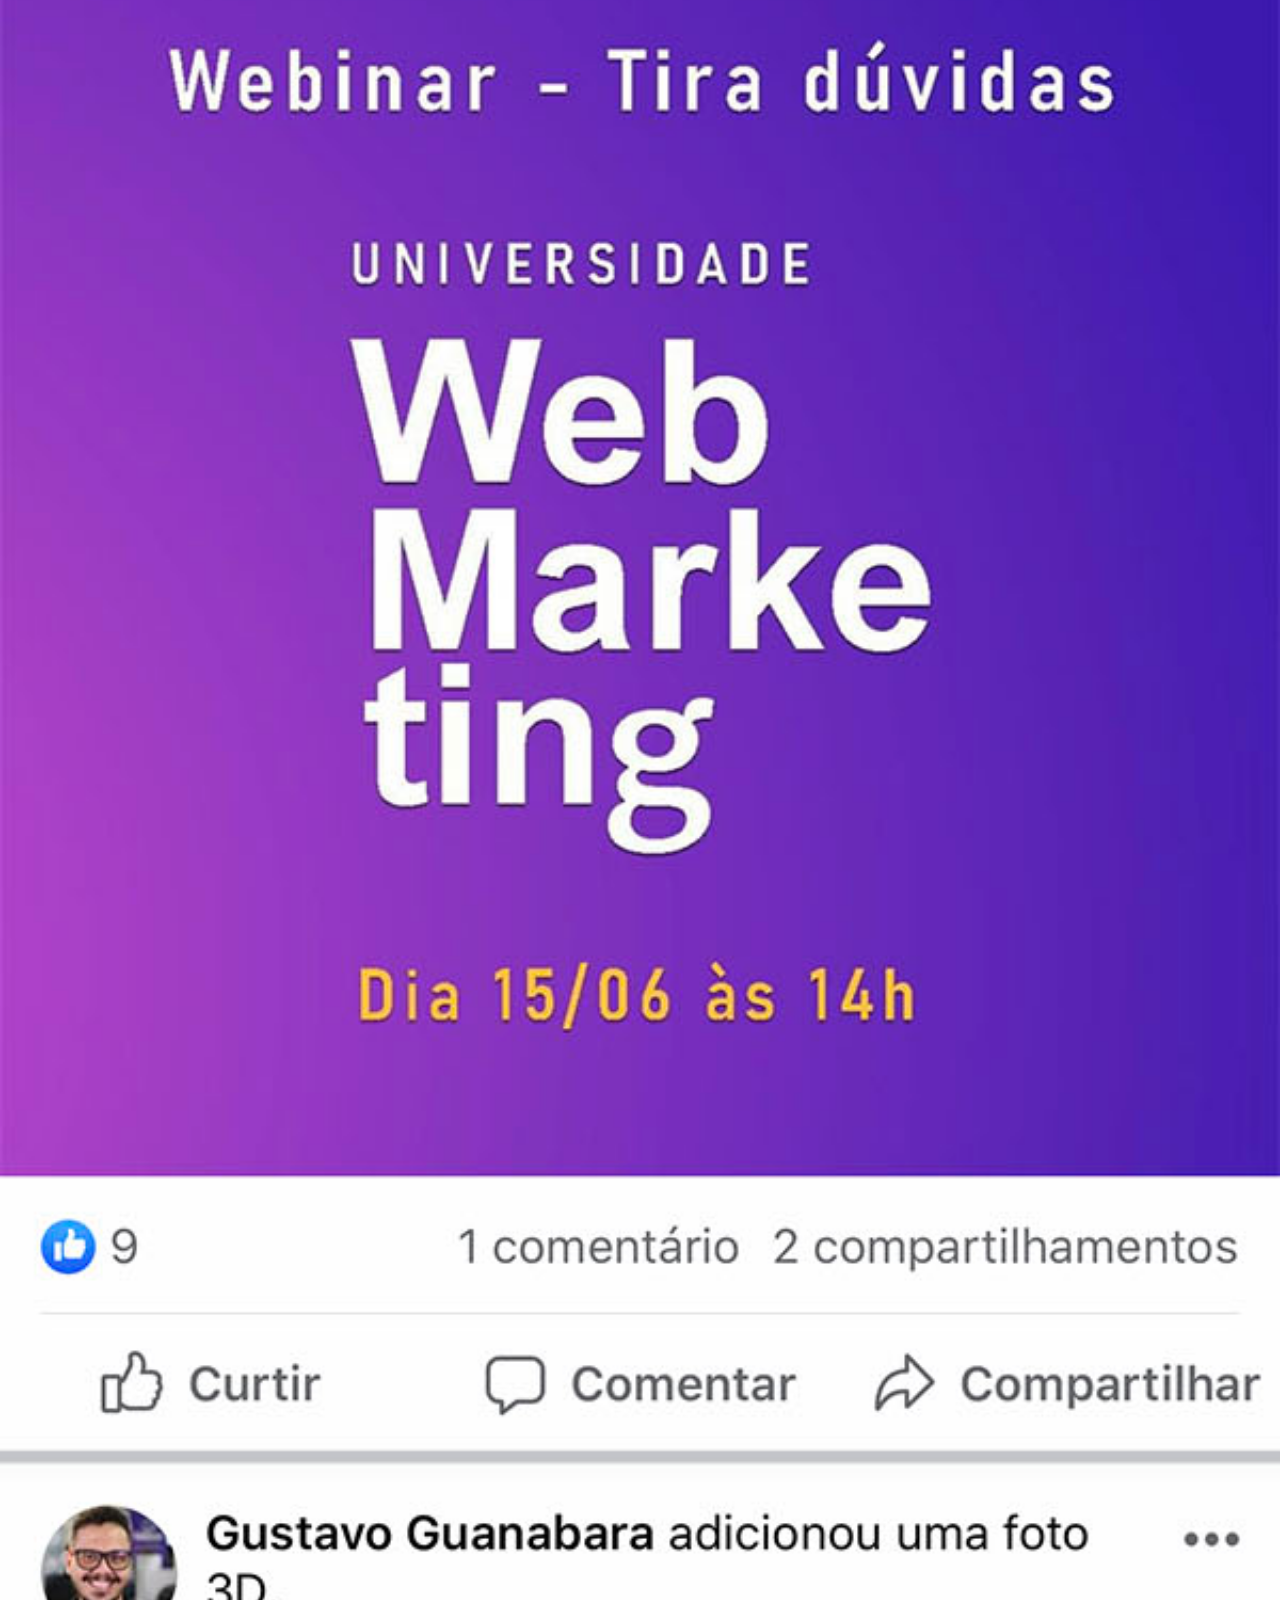
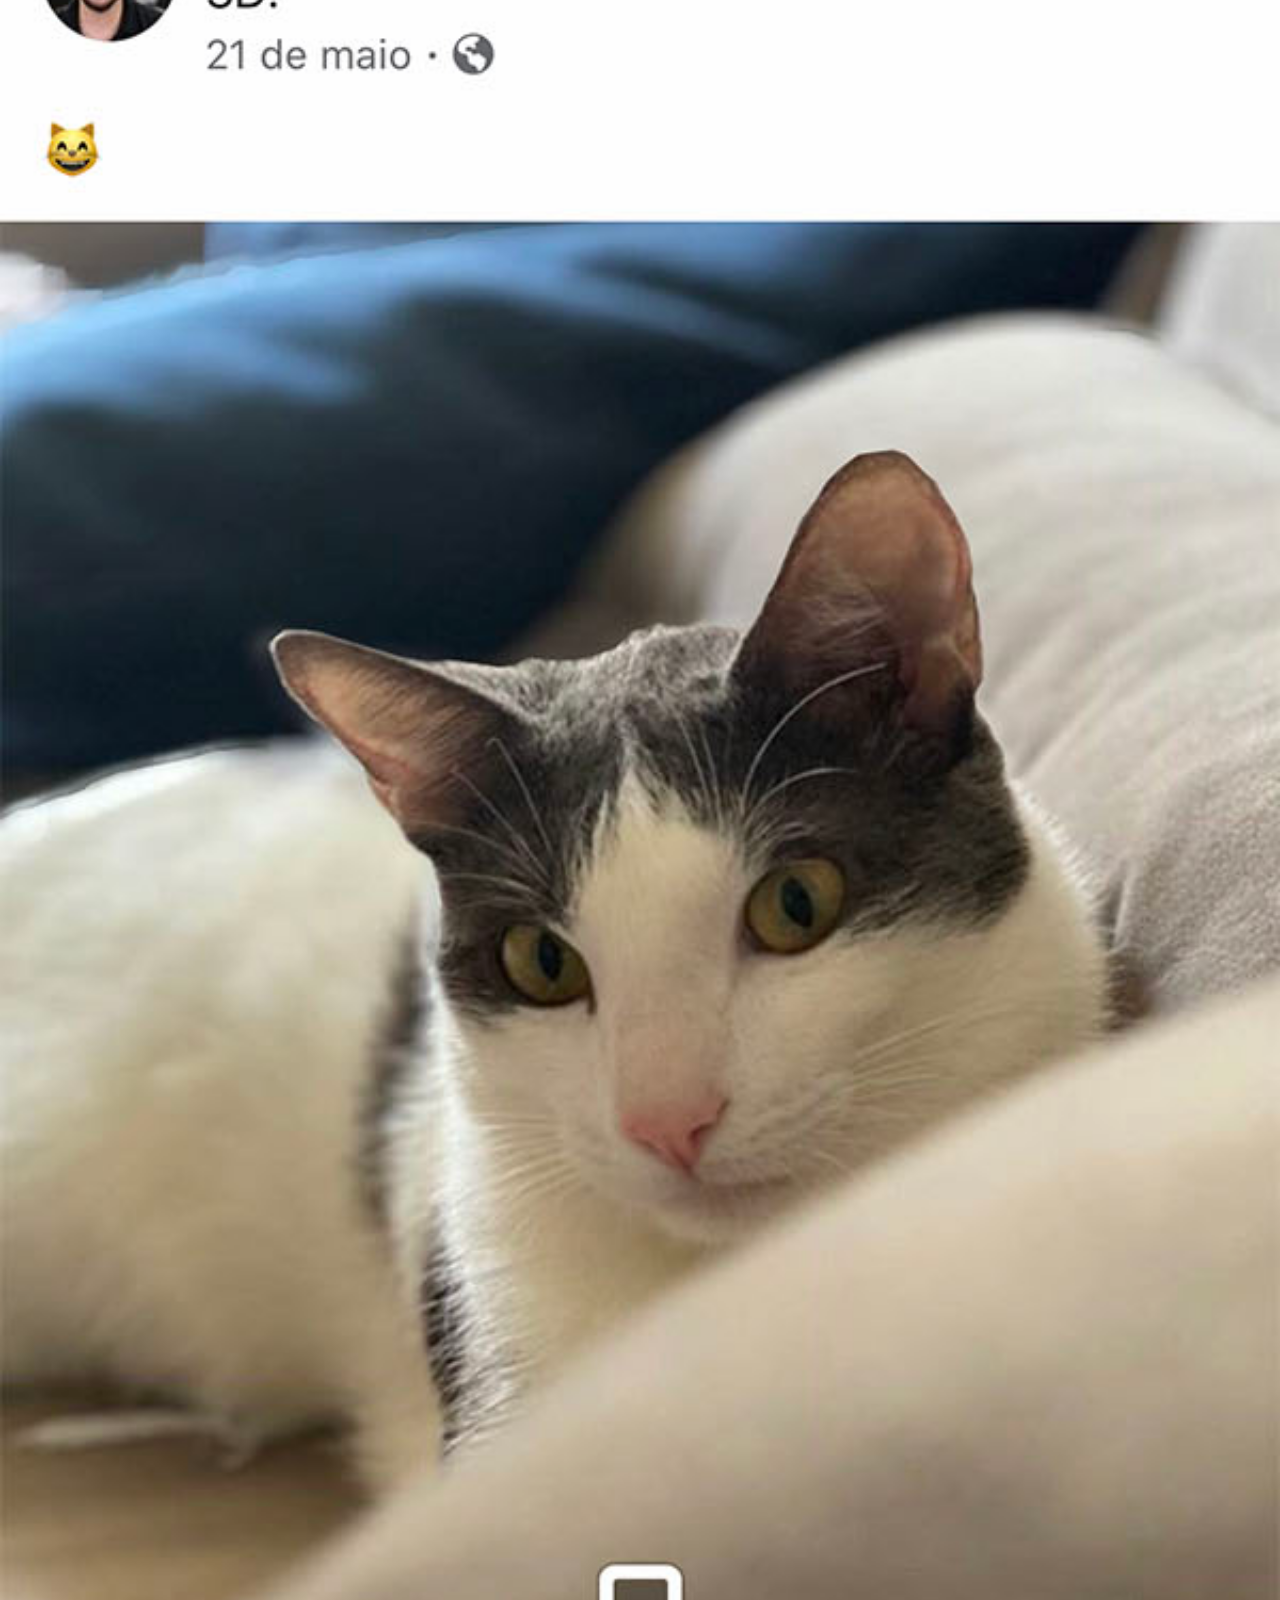
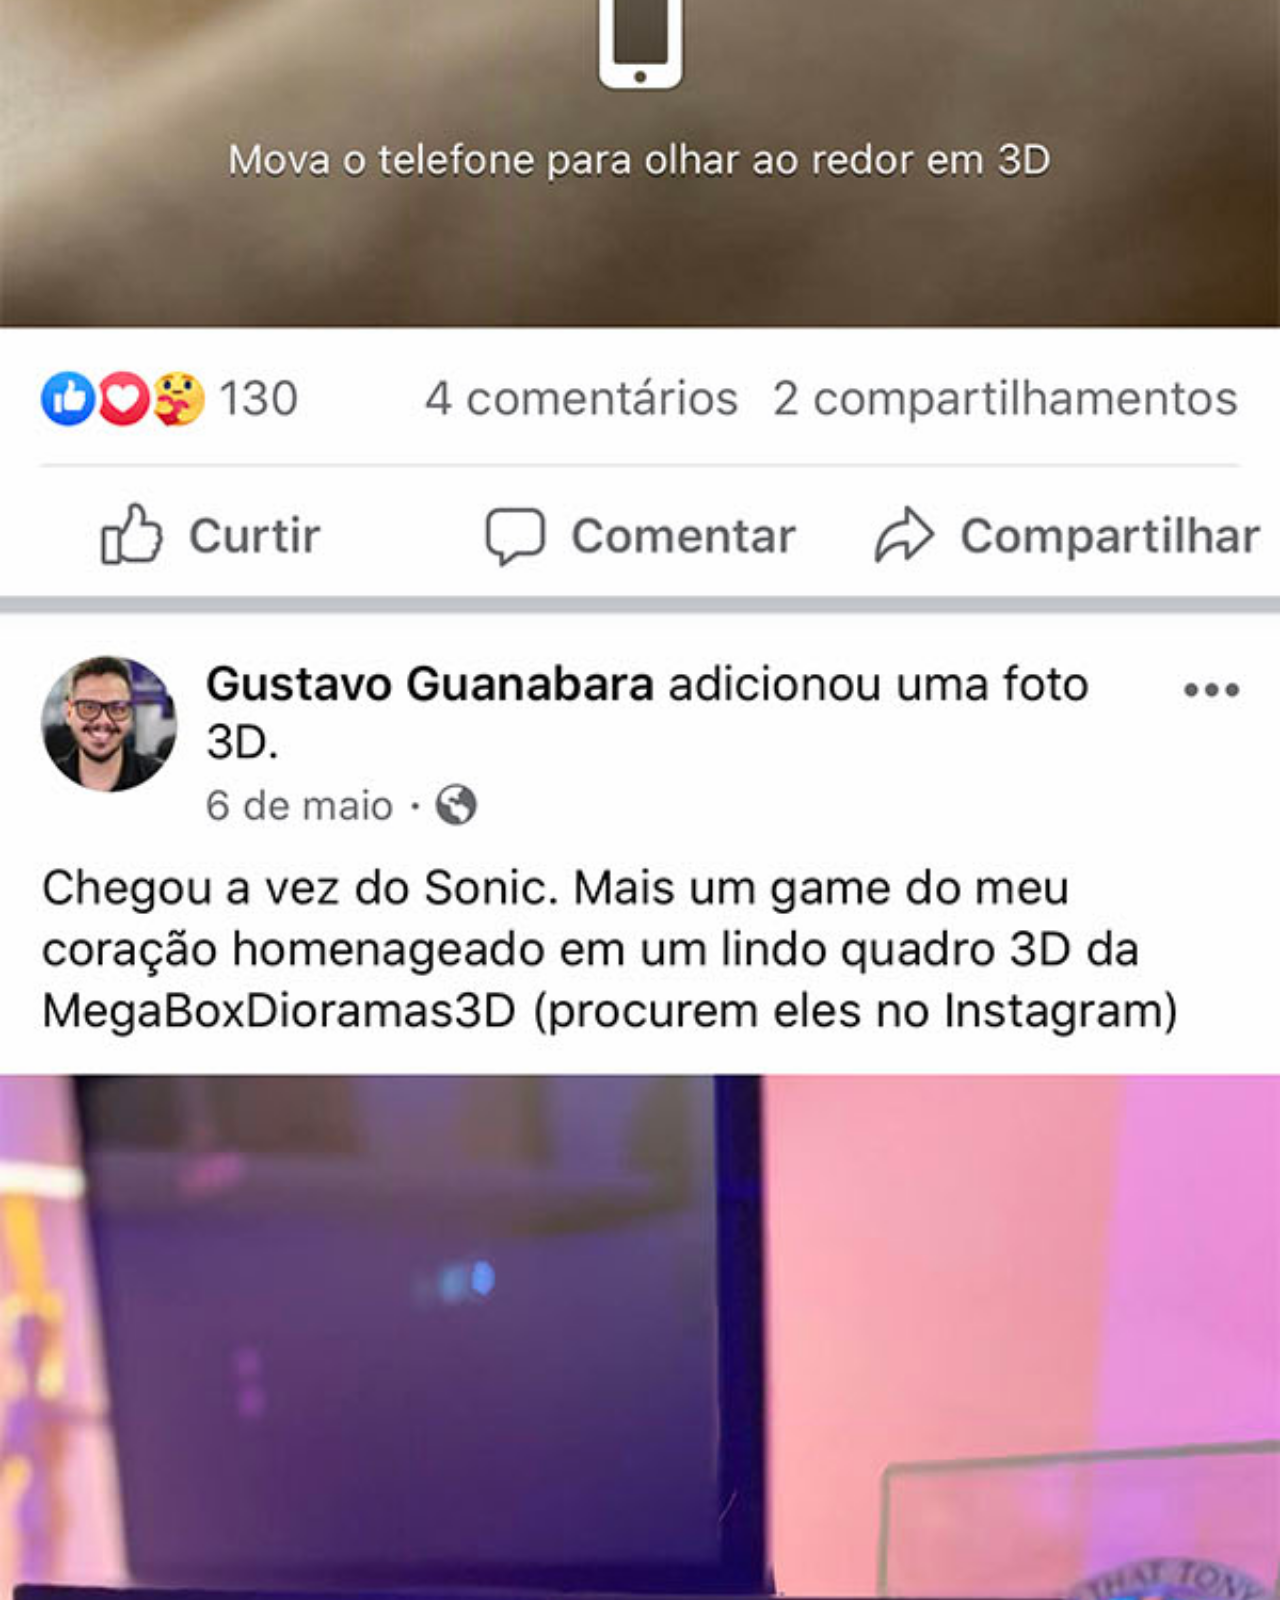
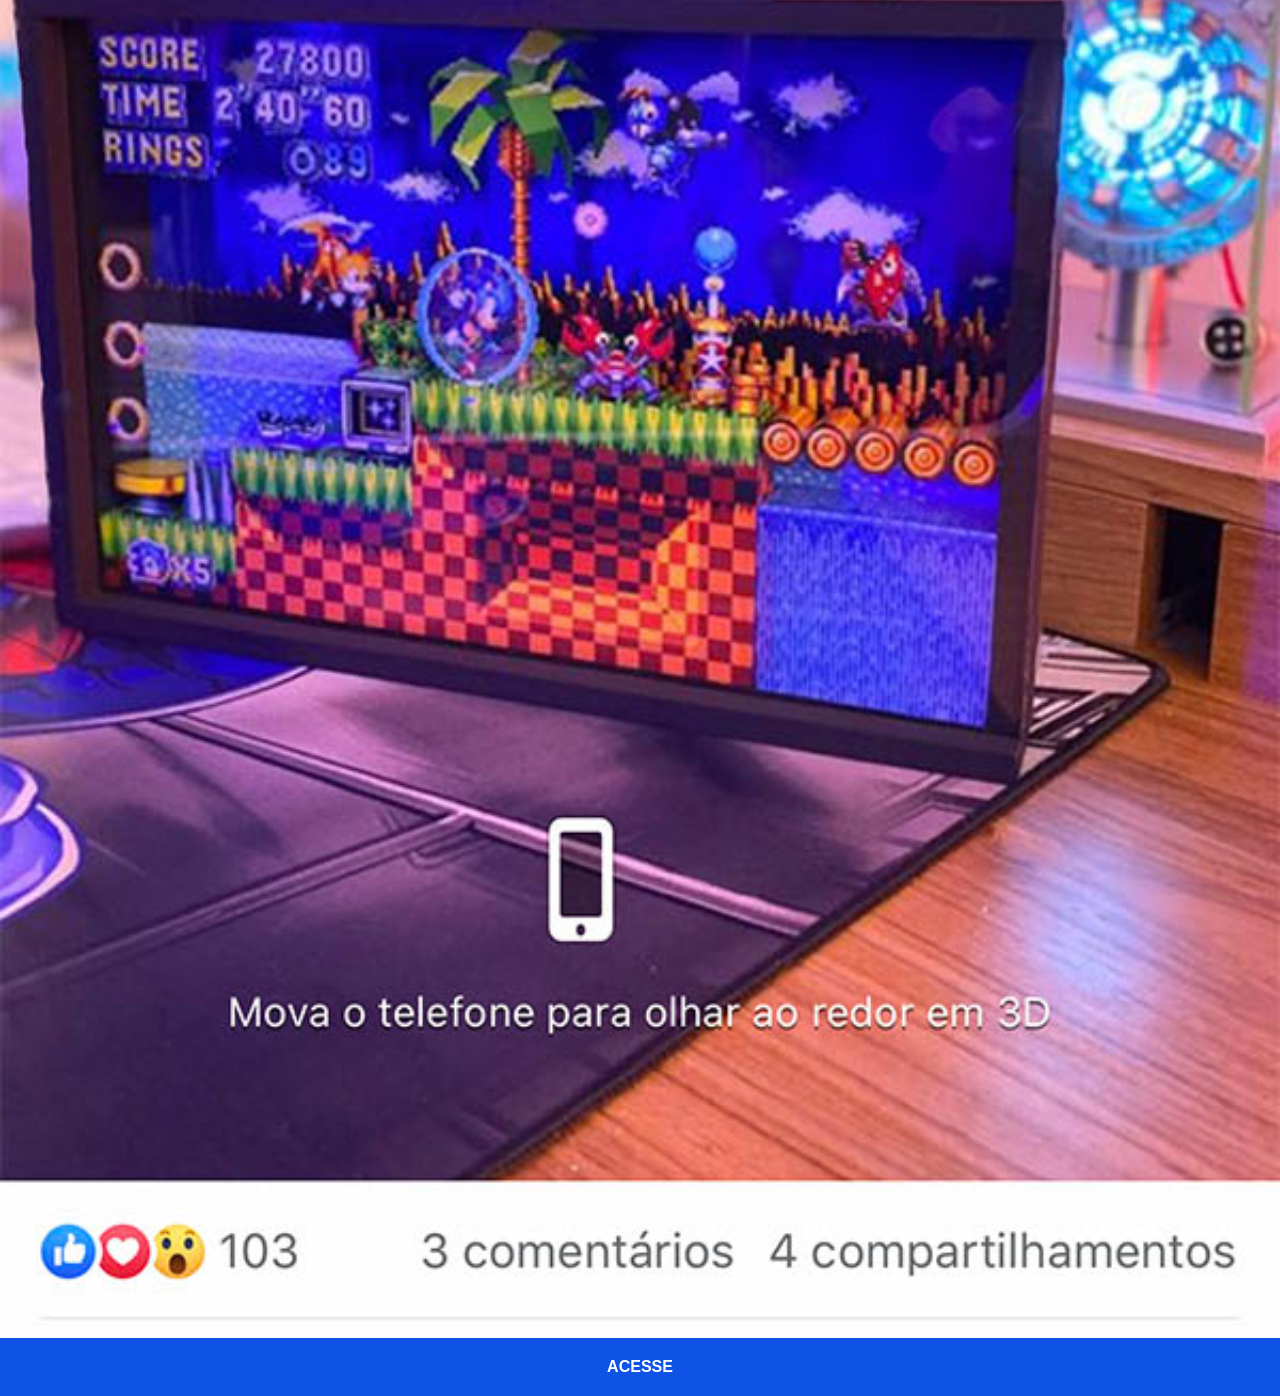
<file: projeto-redes-sociais/facebook.html>
<!DOCTYPE html>
<html lang="pt-br">
<head>
    <meta charset="UTF-8">
    <meta http-equiv="X-UA-Compatible" content="IE=edge">
    <meta name="viewport" content="width=device-width, initial-scale=1.0">
    <title>Facebook</title>
    <link rel="stylesheet" href="social.css">
    <style>
        a {
            background-color: rgb(14, 82, 230);
        }
        a:hover {
            background-color: rgba(14, 82, 230, 0.795);
        }
    </style>
</head>
<body>
    <img src="imagens/tela-facebook.jpg" alt="tela-facebok">
    <a href="https://www.facebook.com/gustavoguanabara/?locale=pt_BR" target="_blank">ACESSE</a>
</body>
</html>
</file>
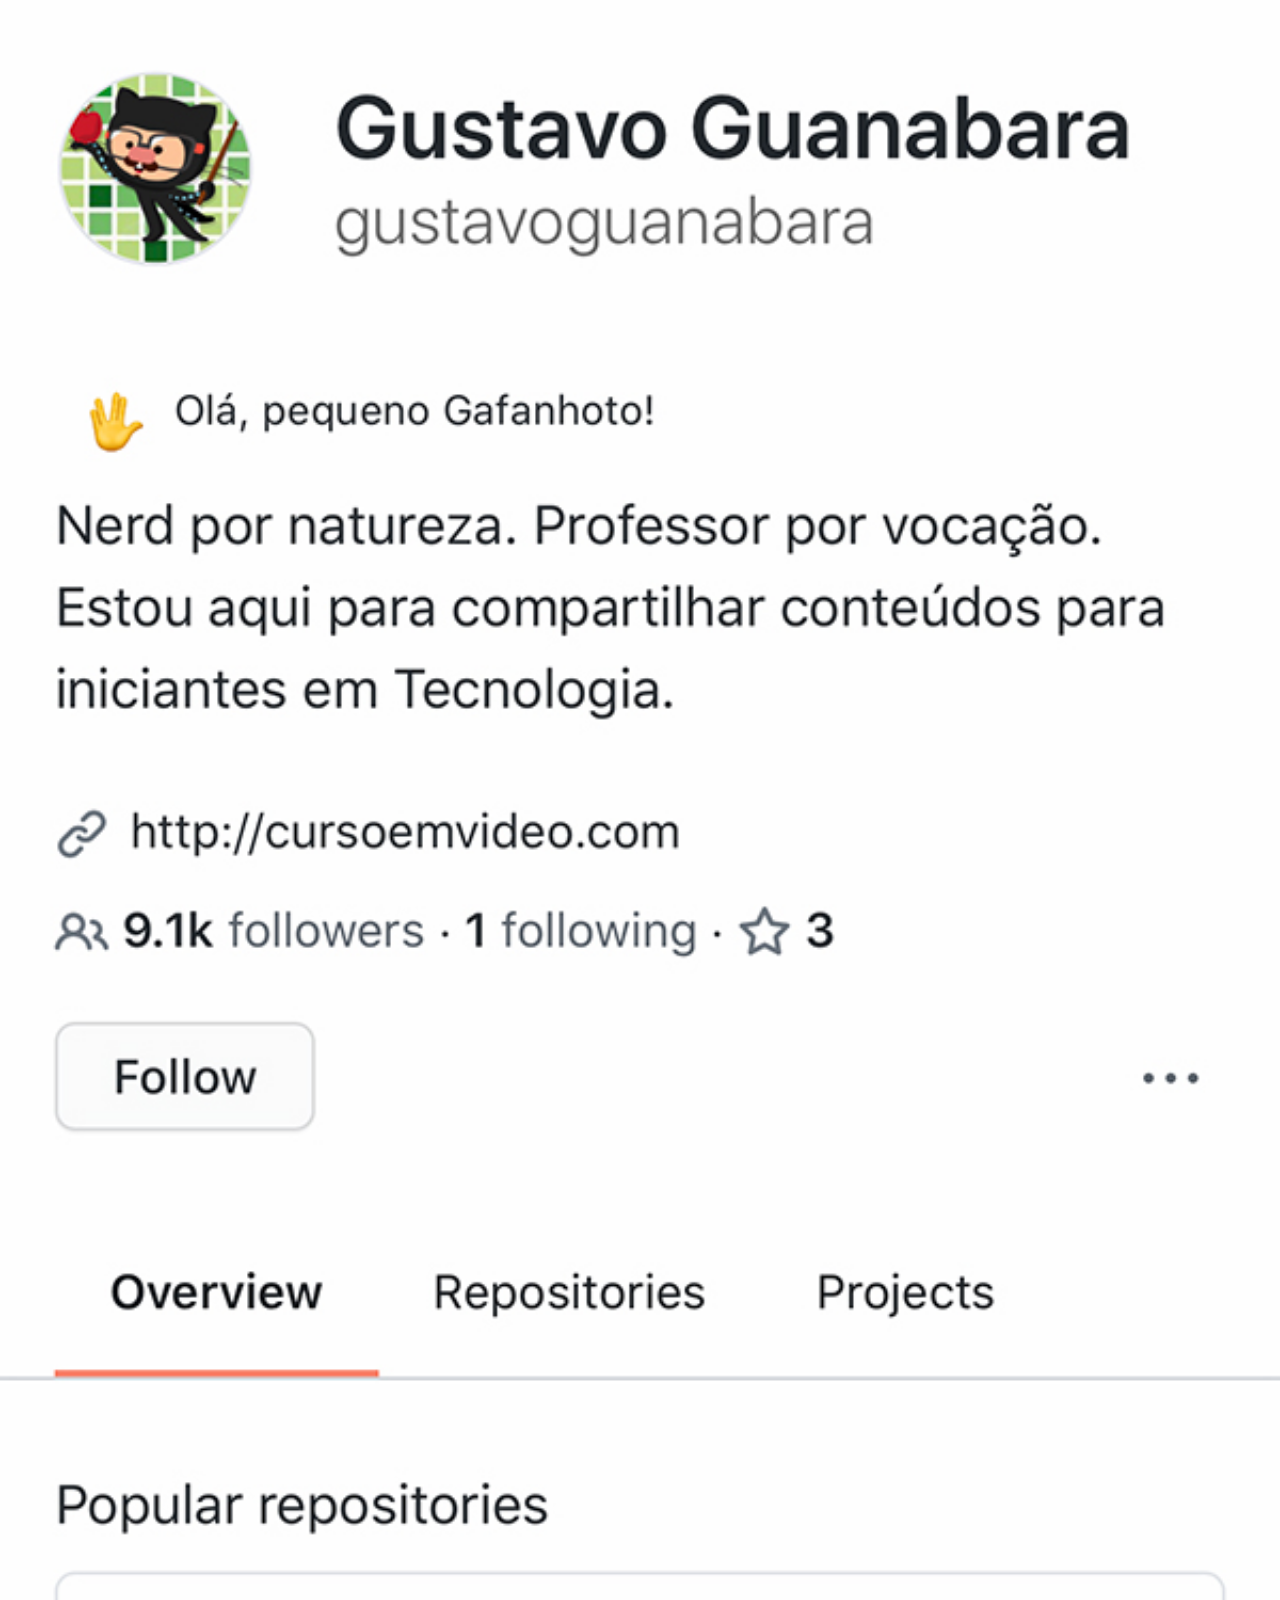
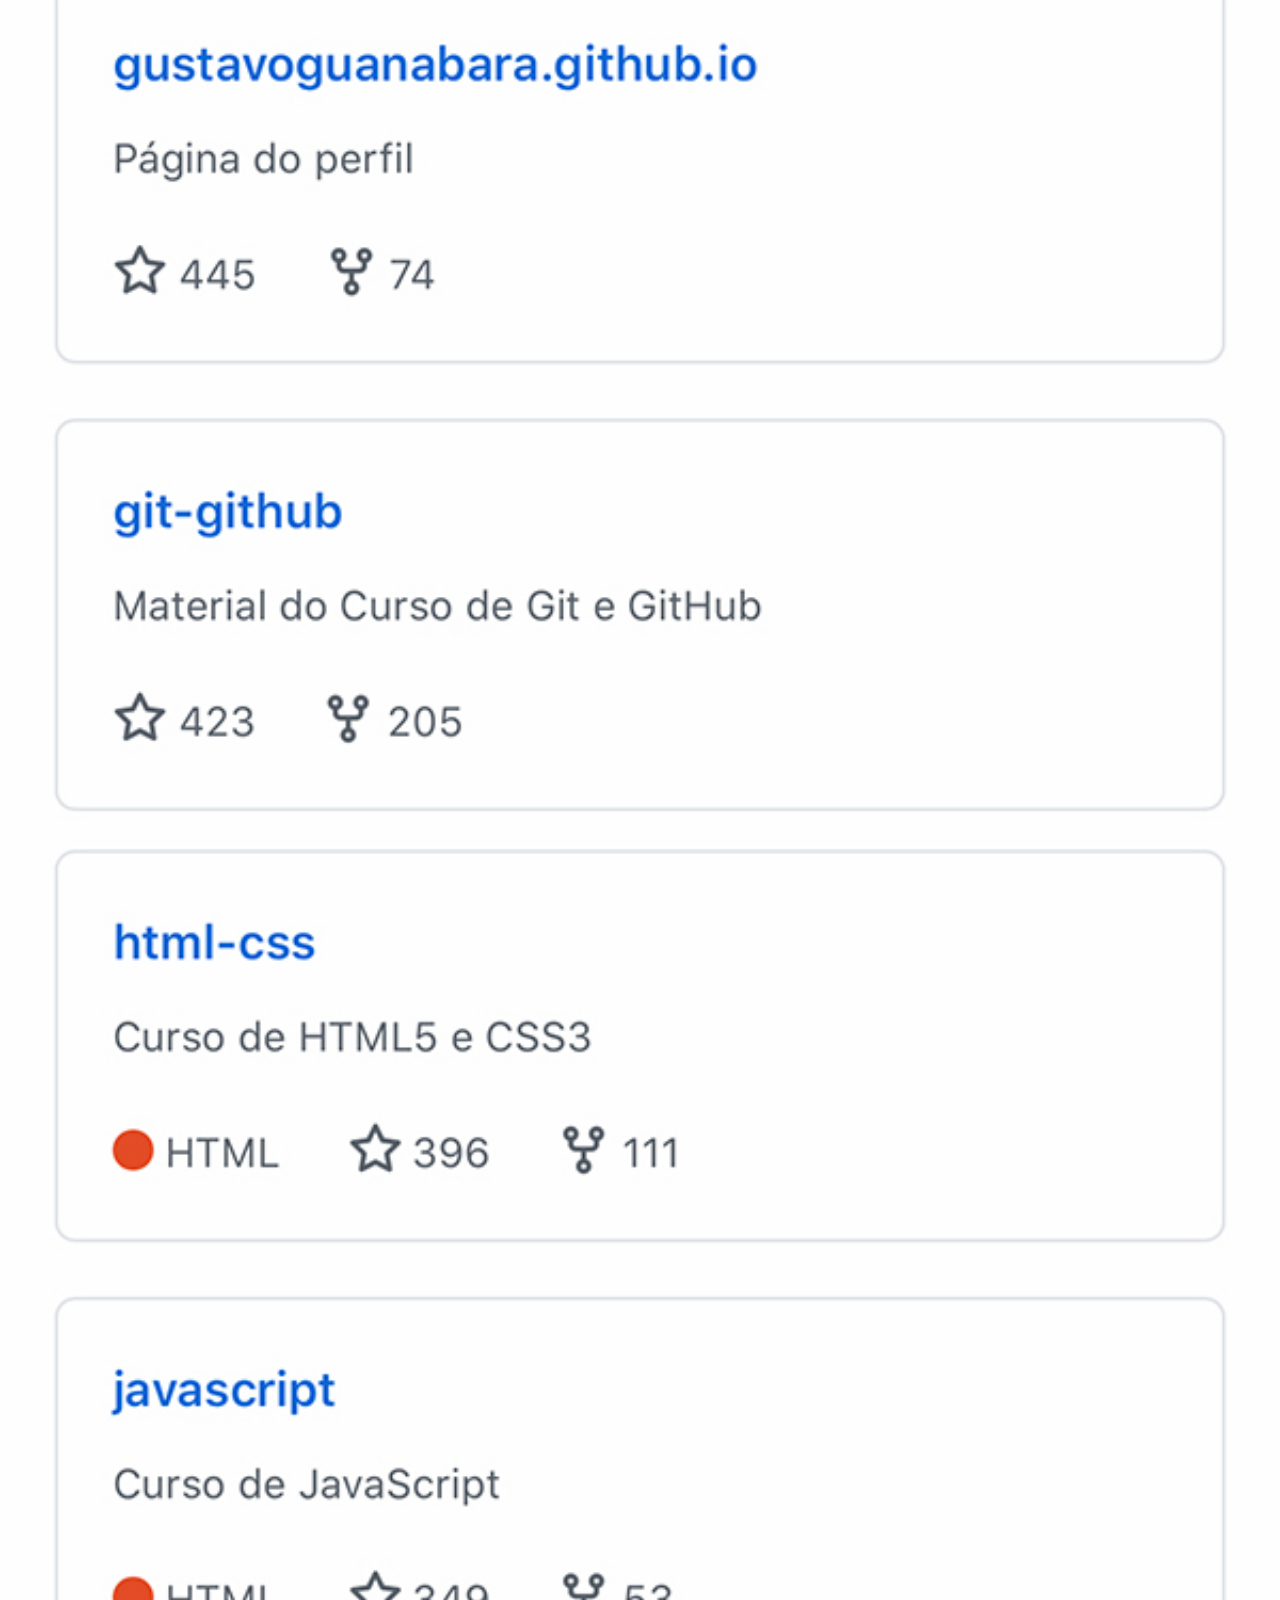
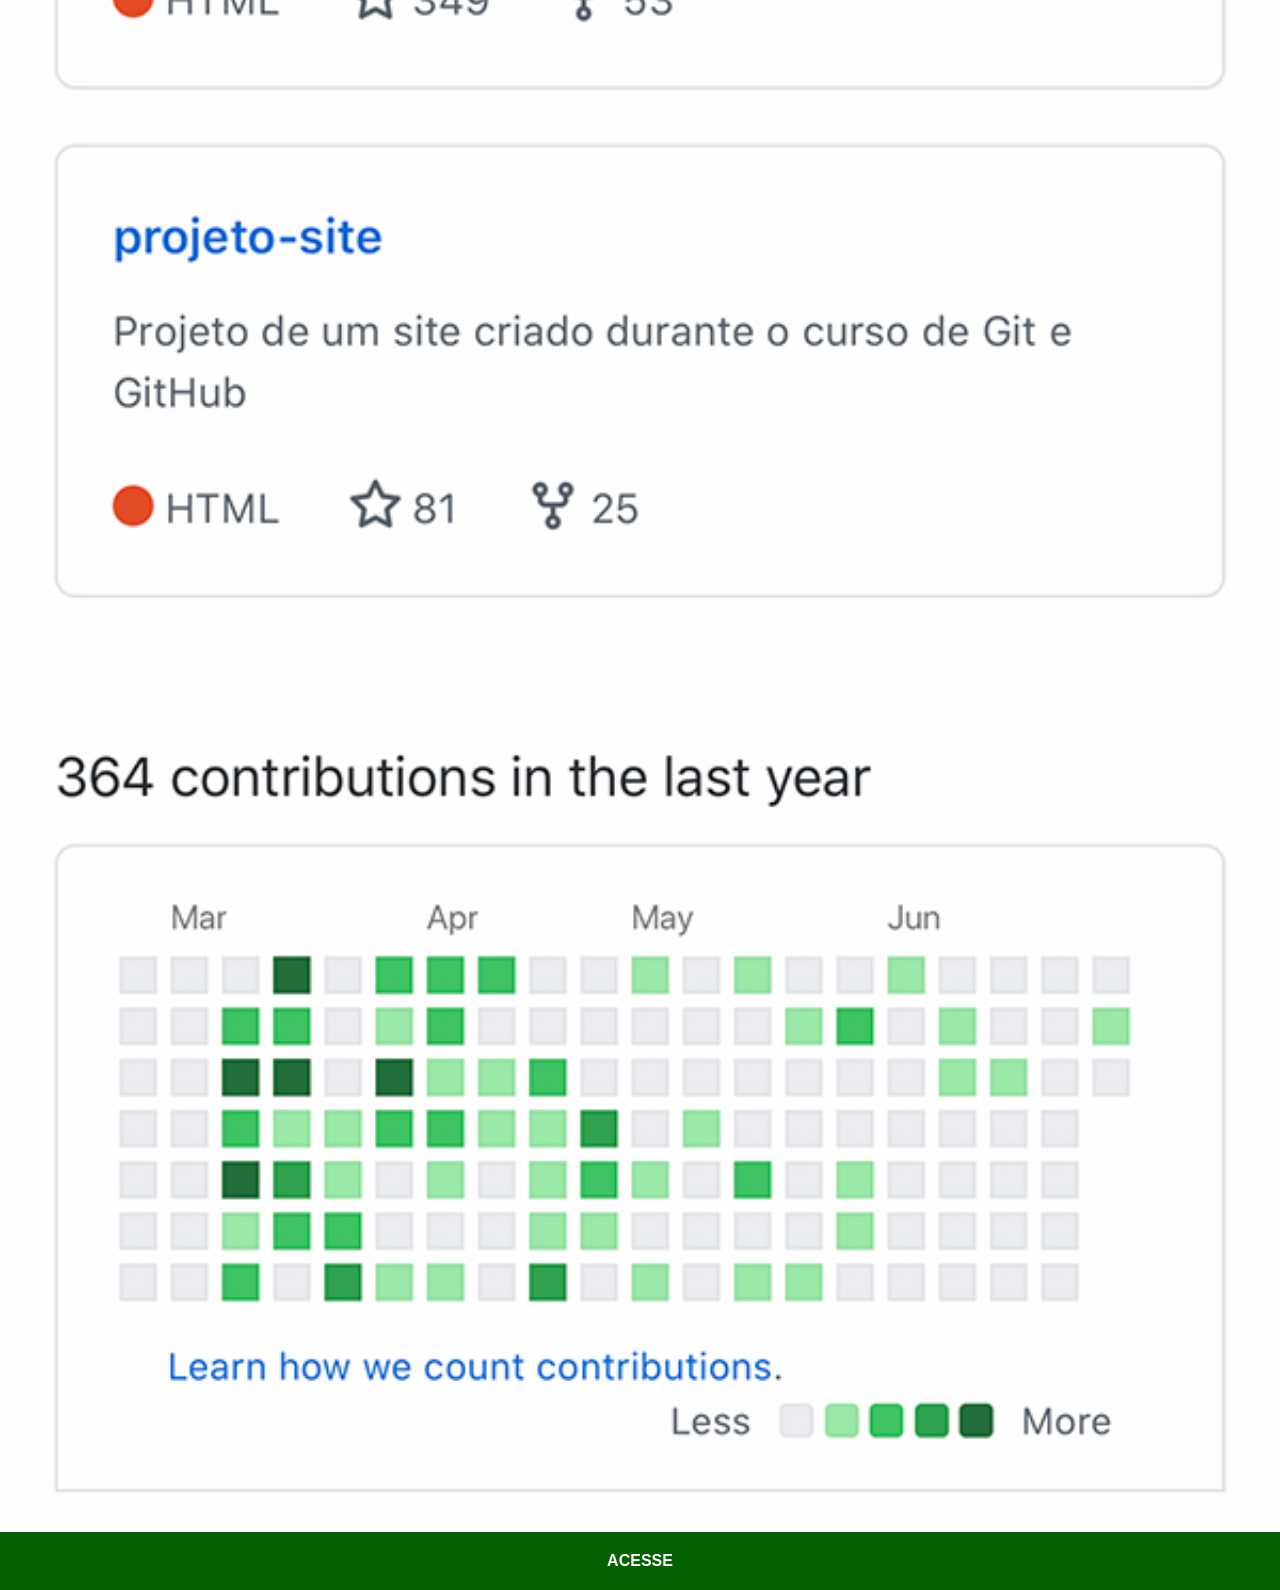
<file: projeto-redes-sociais/github.html>
<!DOCTYPE html>
<html lang="pt-br">
<head>
    <meta charset="UTF-8">
    <meta http-equiv="X-UA-Compatible" content="IE=edge">
    <meta name="viewport" content="width=device-width, initial-scale=1.0">
    <title>Github</title>
    <link rel="stylesheet" href="social.css">
    <style>
        a {
            background-color: rgb(4, 97, 4);
        }
        a:hover {
            background-color: rgba(25, 128, 25, 0.644);
        }
    </style>
</head>
<body>
    <img src="imagens/tela-github.jpg" alt="tela-github">
    <a href="https://gustavoguanabara.github.io/" target="_blank">ACESSE</a>
</body>
</html>
</file>
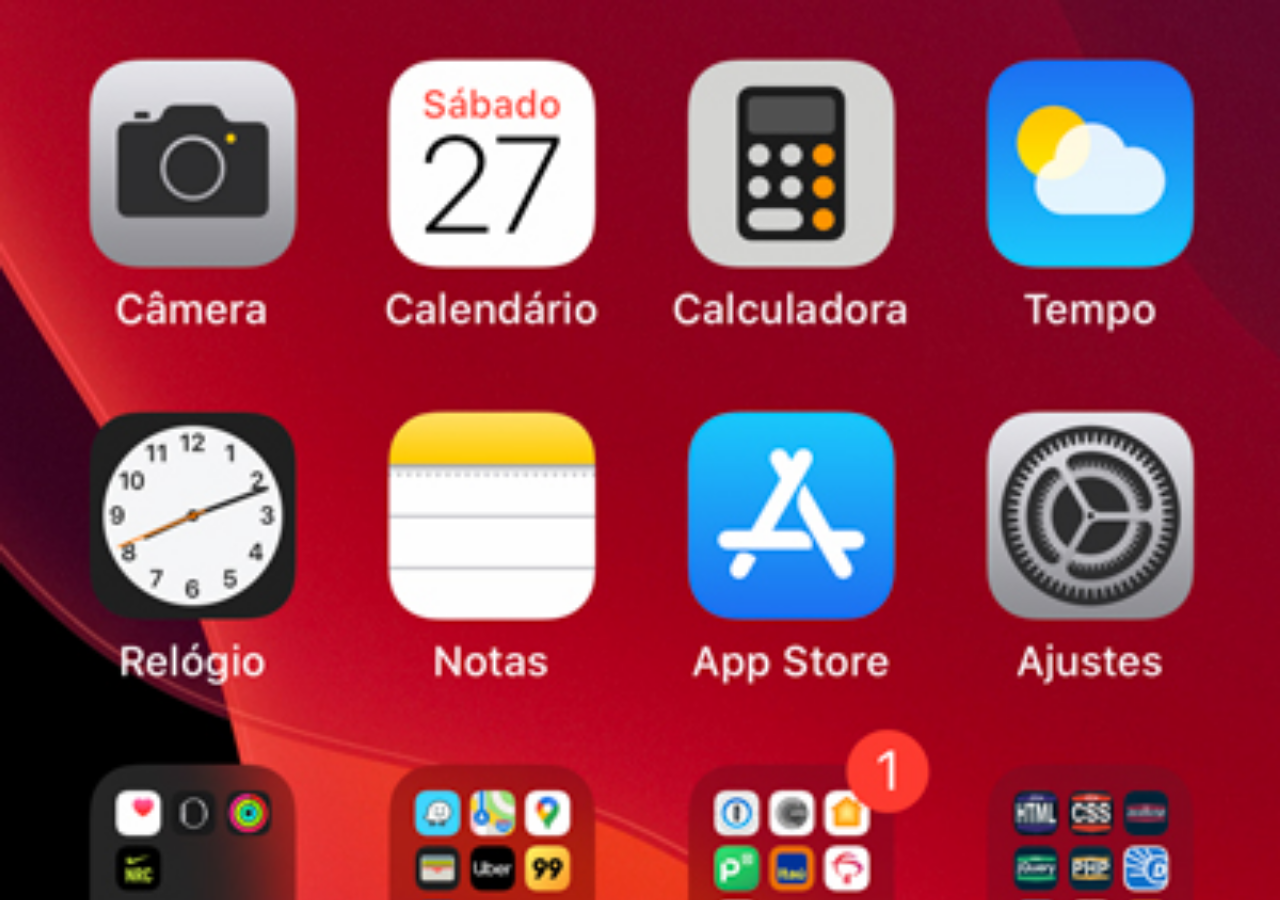
<file: projeto-redes-sociais/home.html>
<!DOCTYPE html>
<html lang="pt-br">
<head>
    <meta charset="UTF-8">
    <meta http-equiv="X-UA-Compatible" content="IE=edge">
    <meta name="viewport" content="width=device-width, initial-scale=1.0">
    <title>Home</title>
    <style>
        * {
            margin: 0px;
            padding: 0px;
        }
        body {
            width: 100vw;
            height: 100vh;
            background: black url('imagens/tela-home.jpg') no-repeat top center;
            background-size: cover;
        }
    </style>
</head>
<body>
    
</body>
</html>
</file>
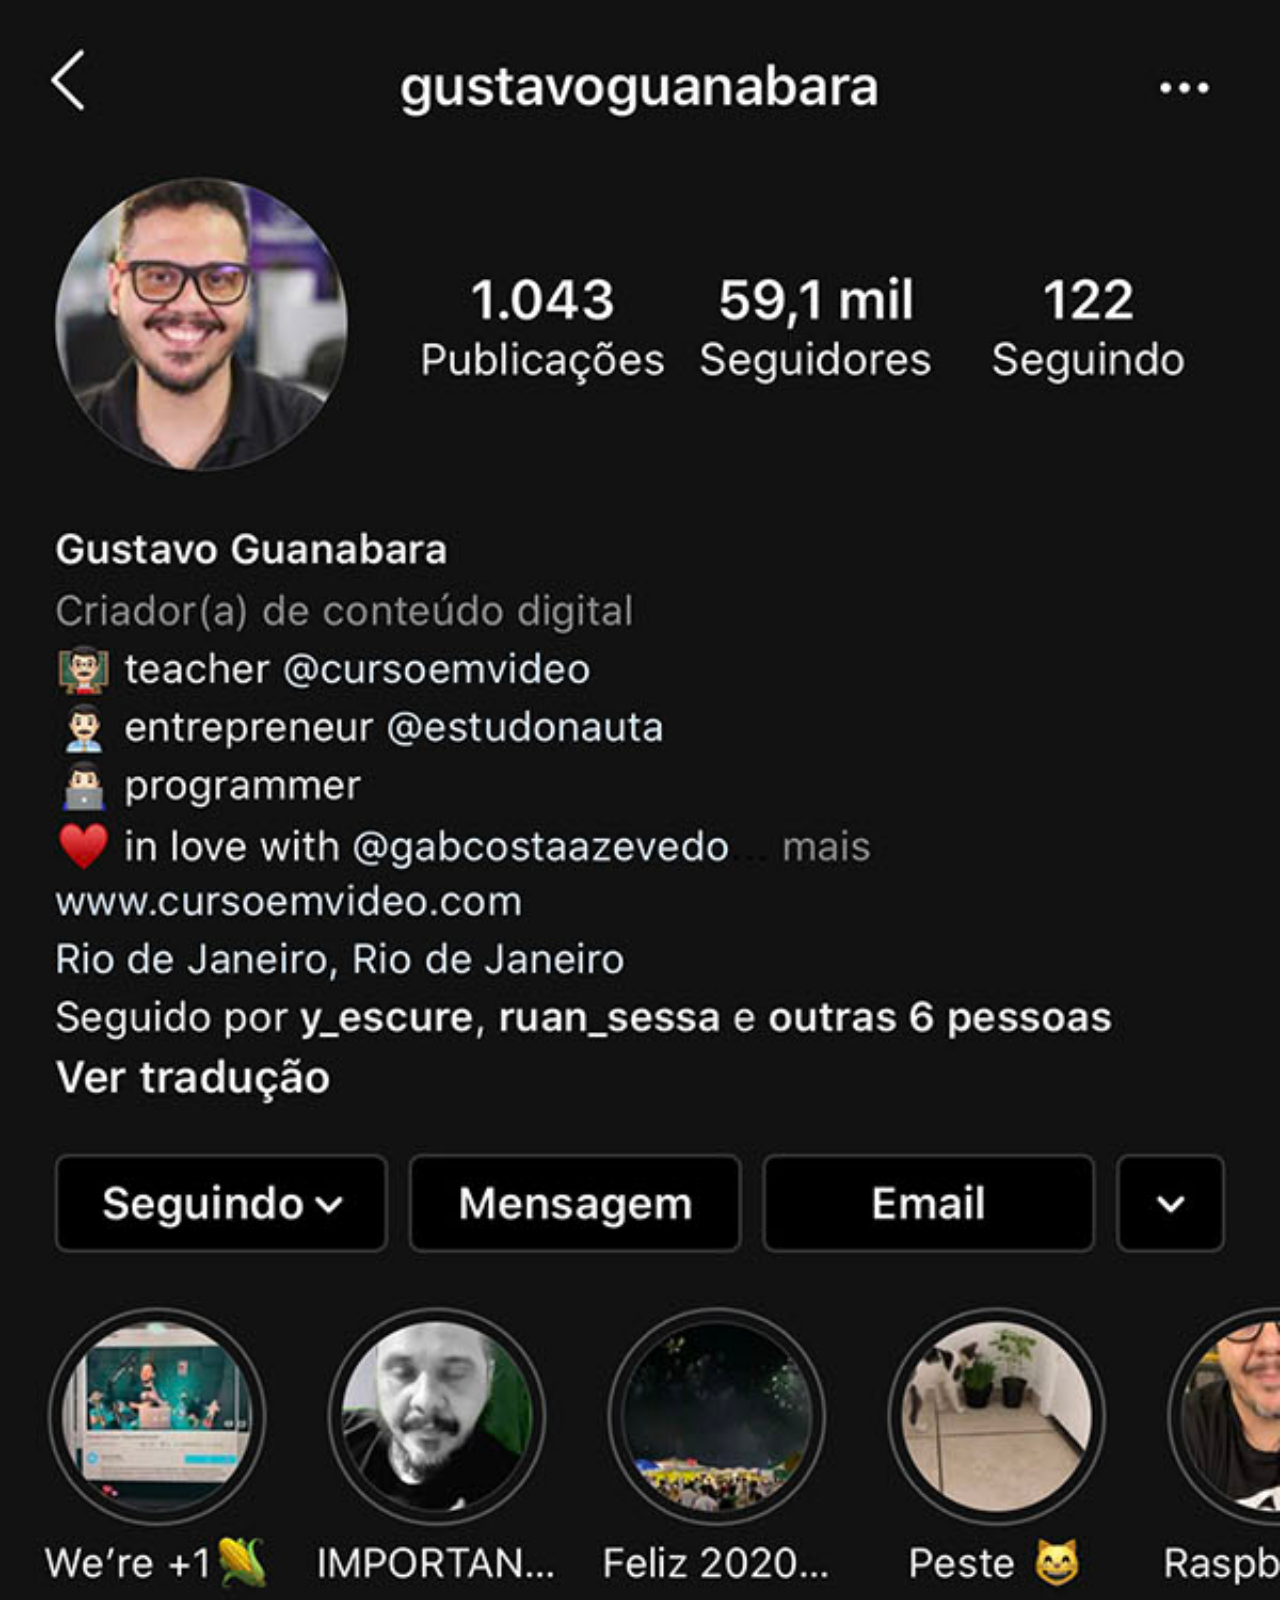
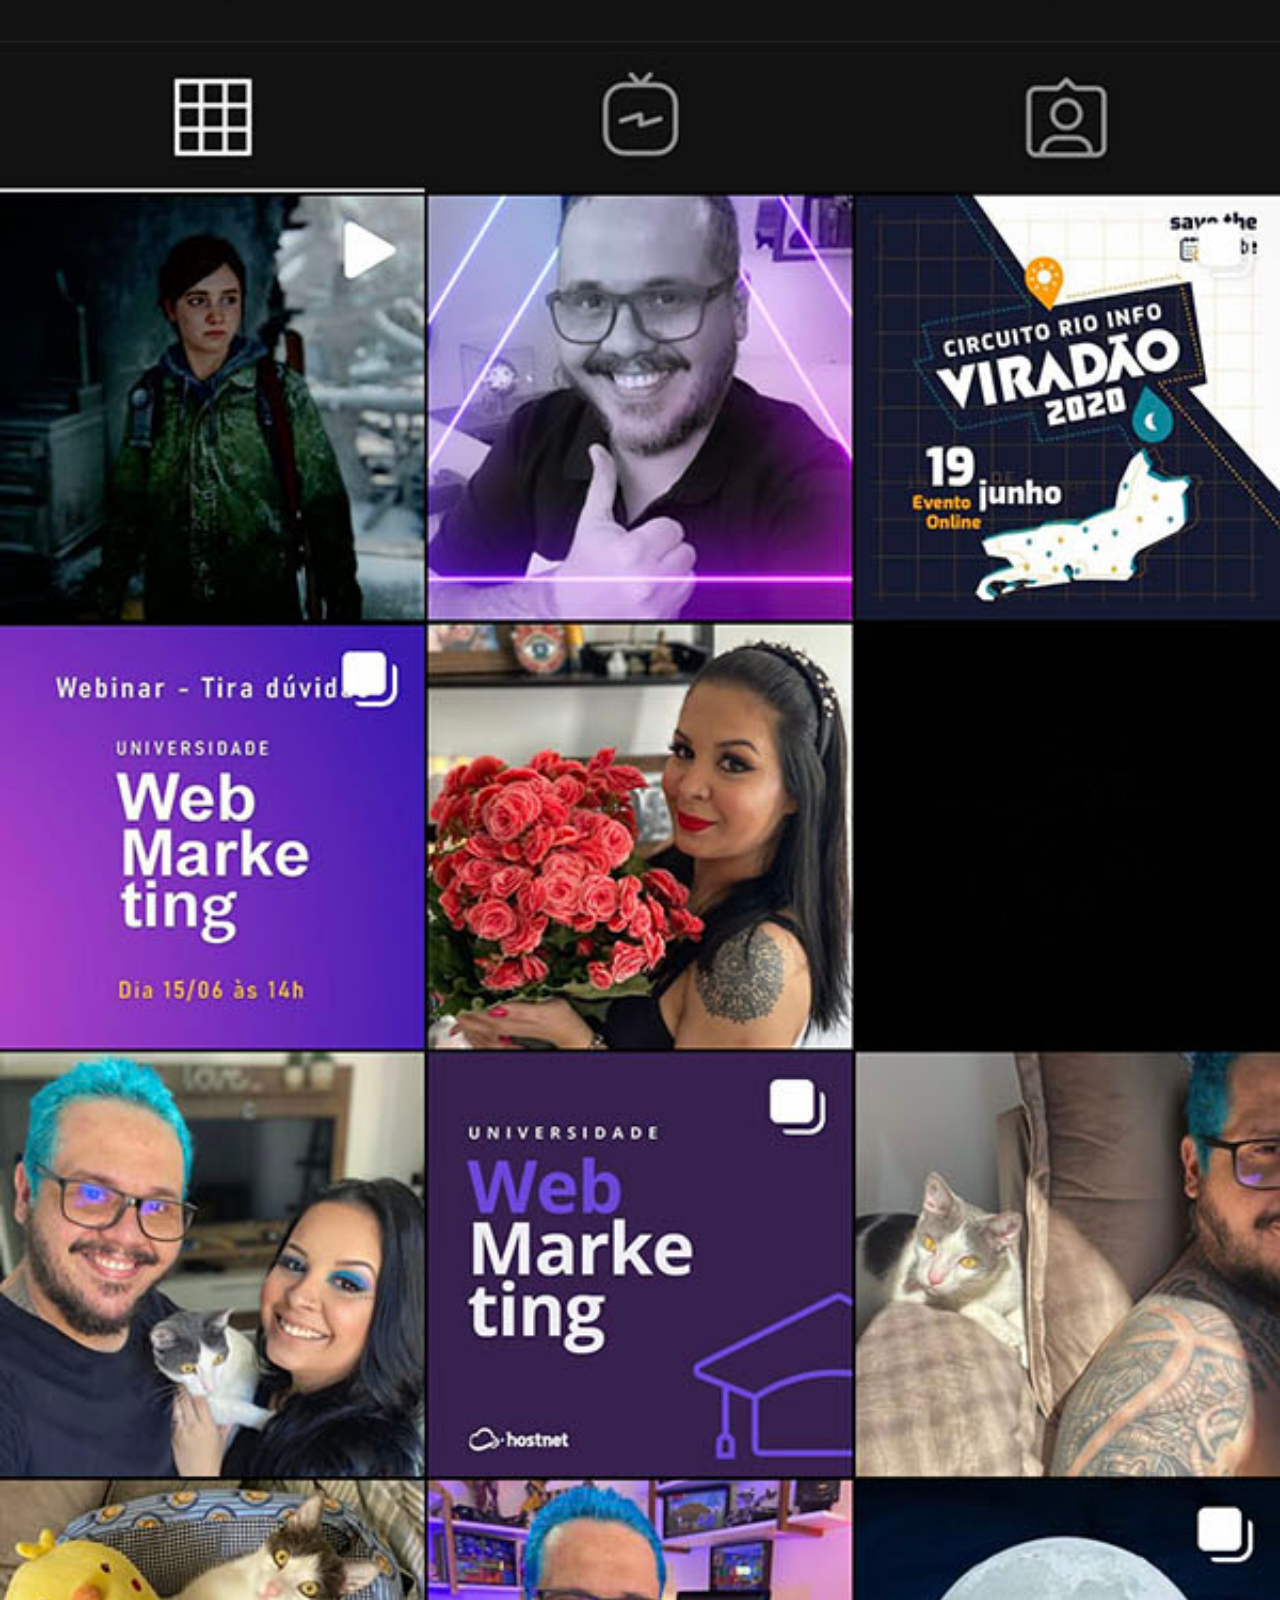
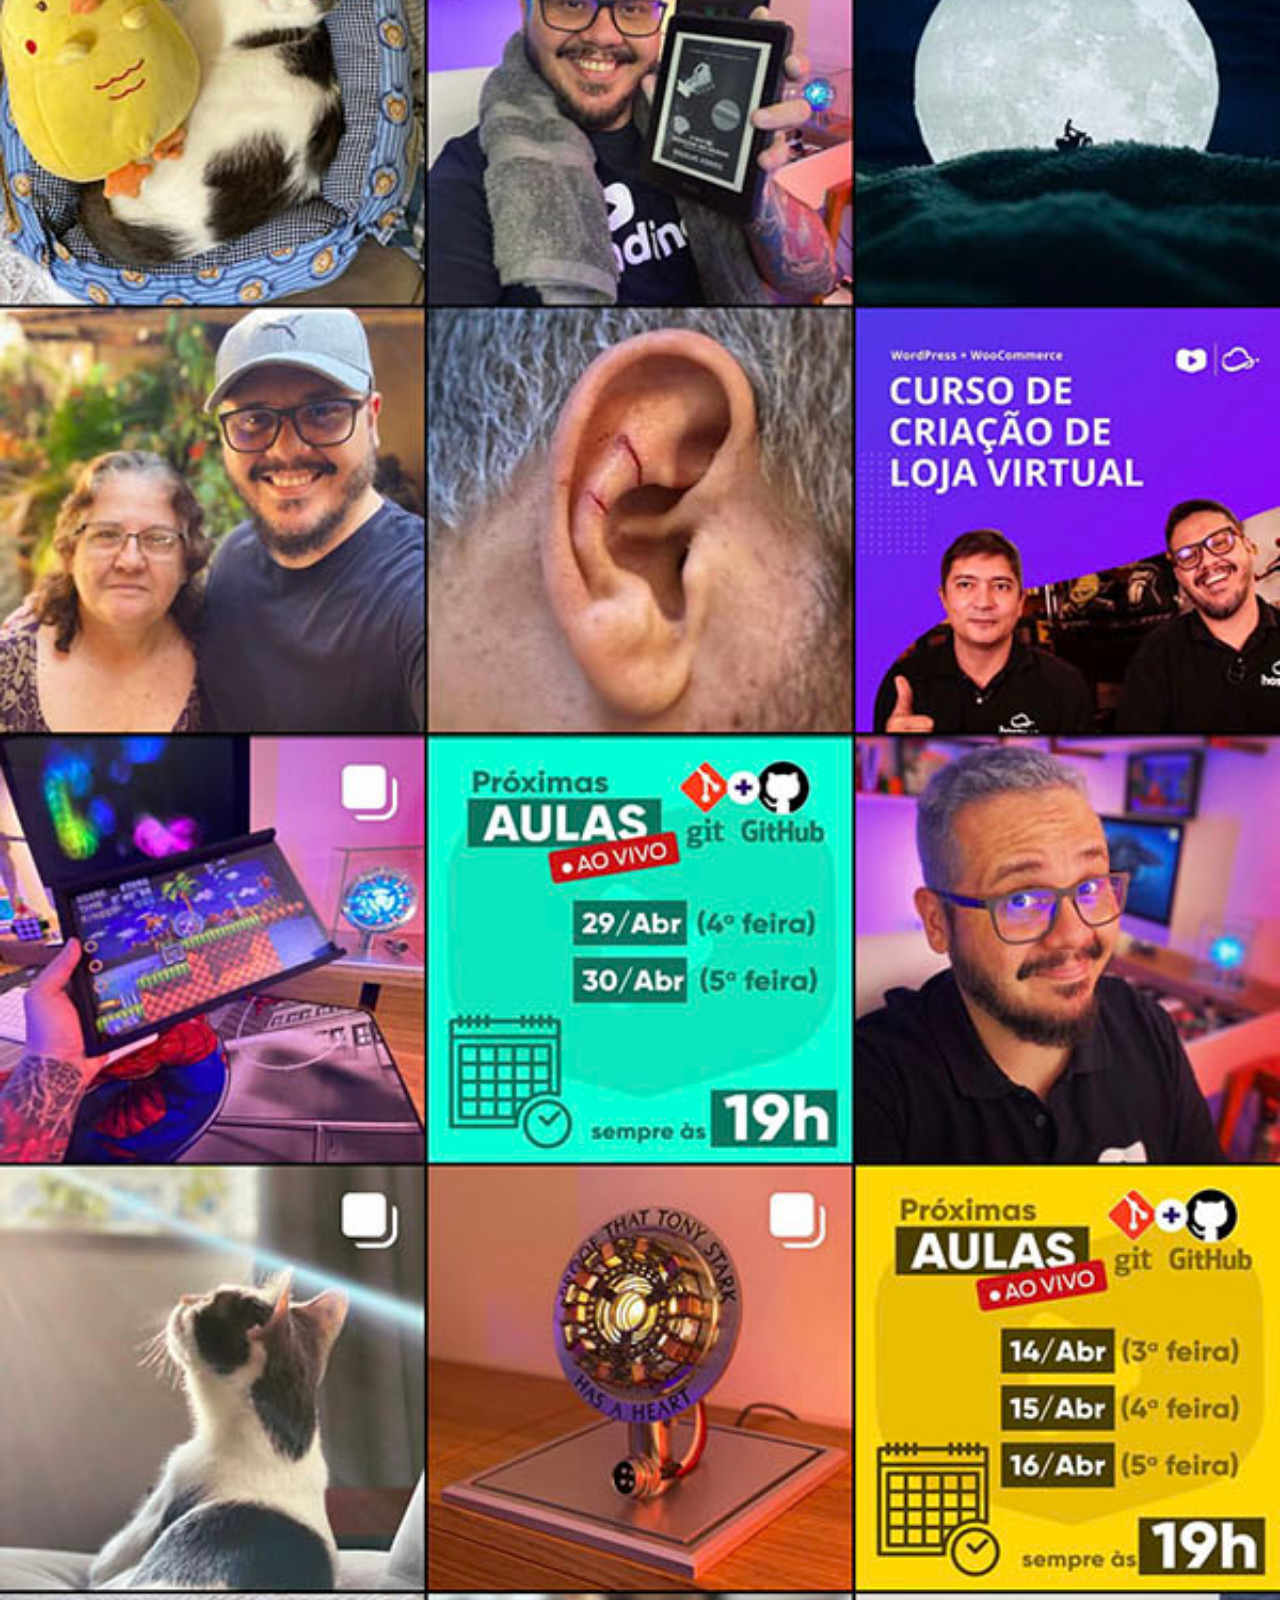
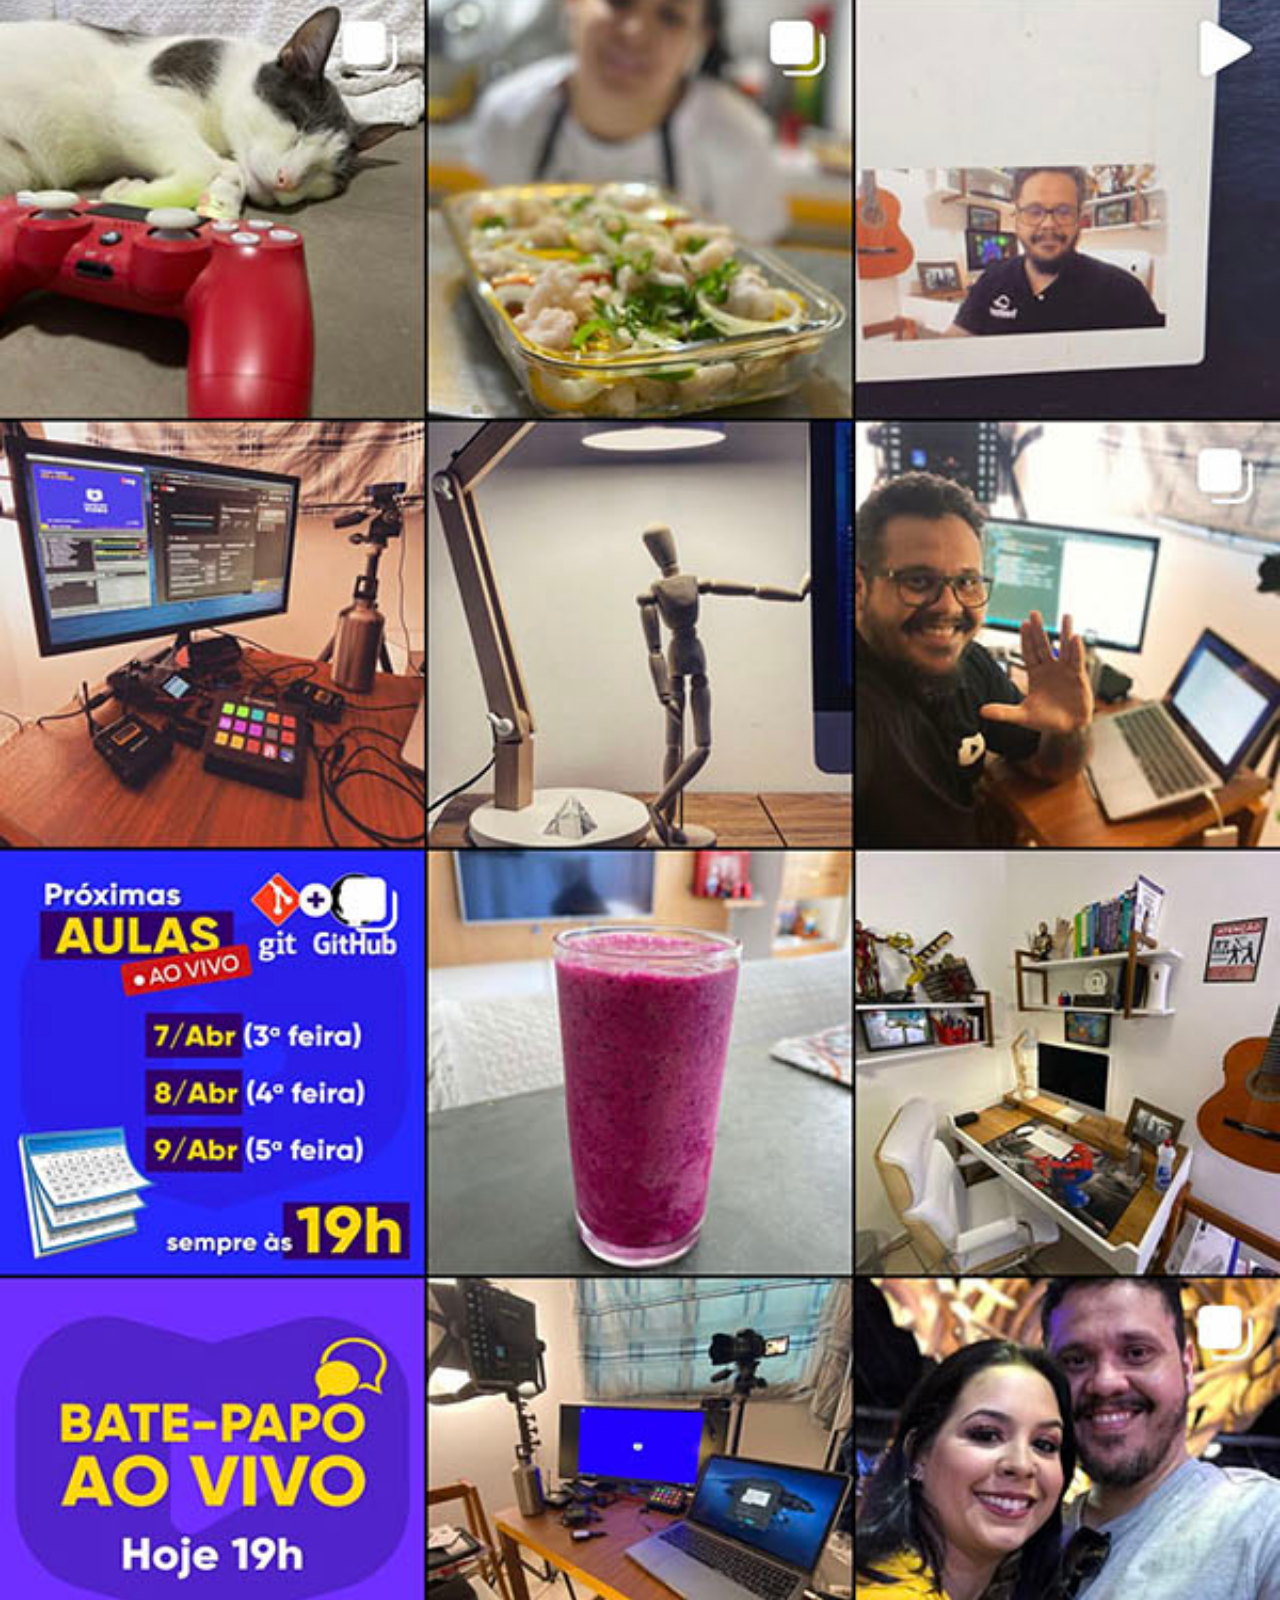
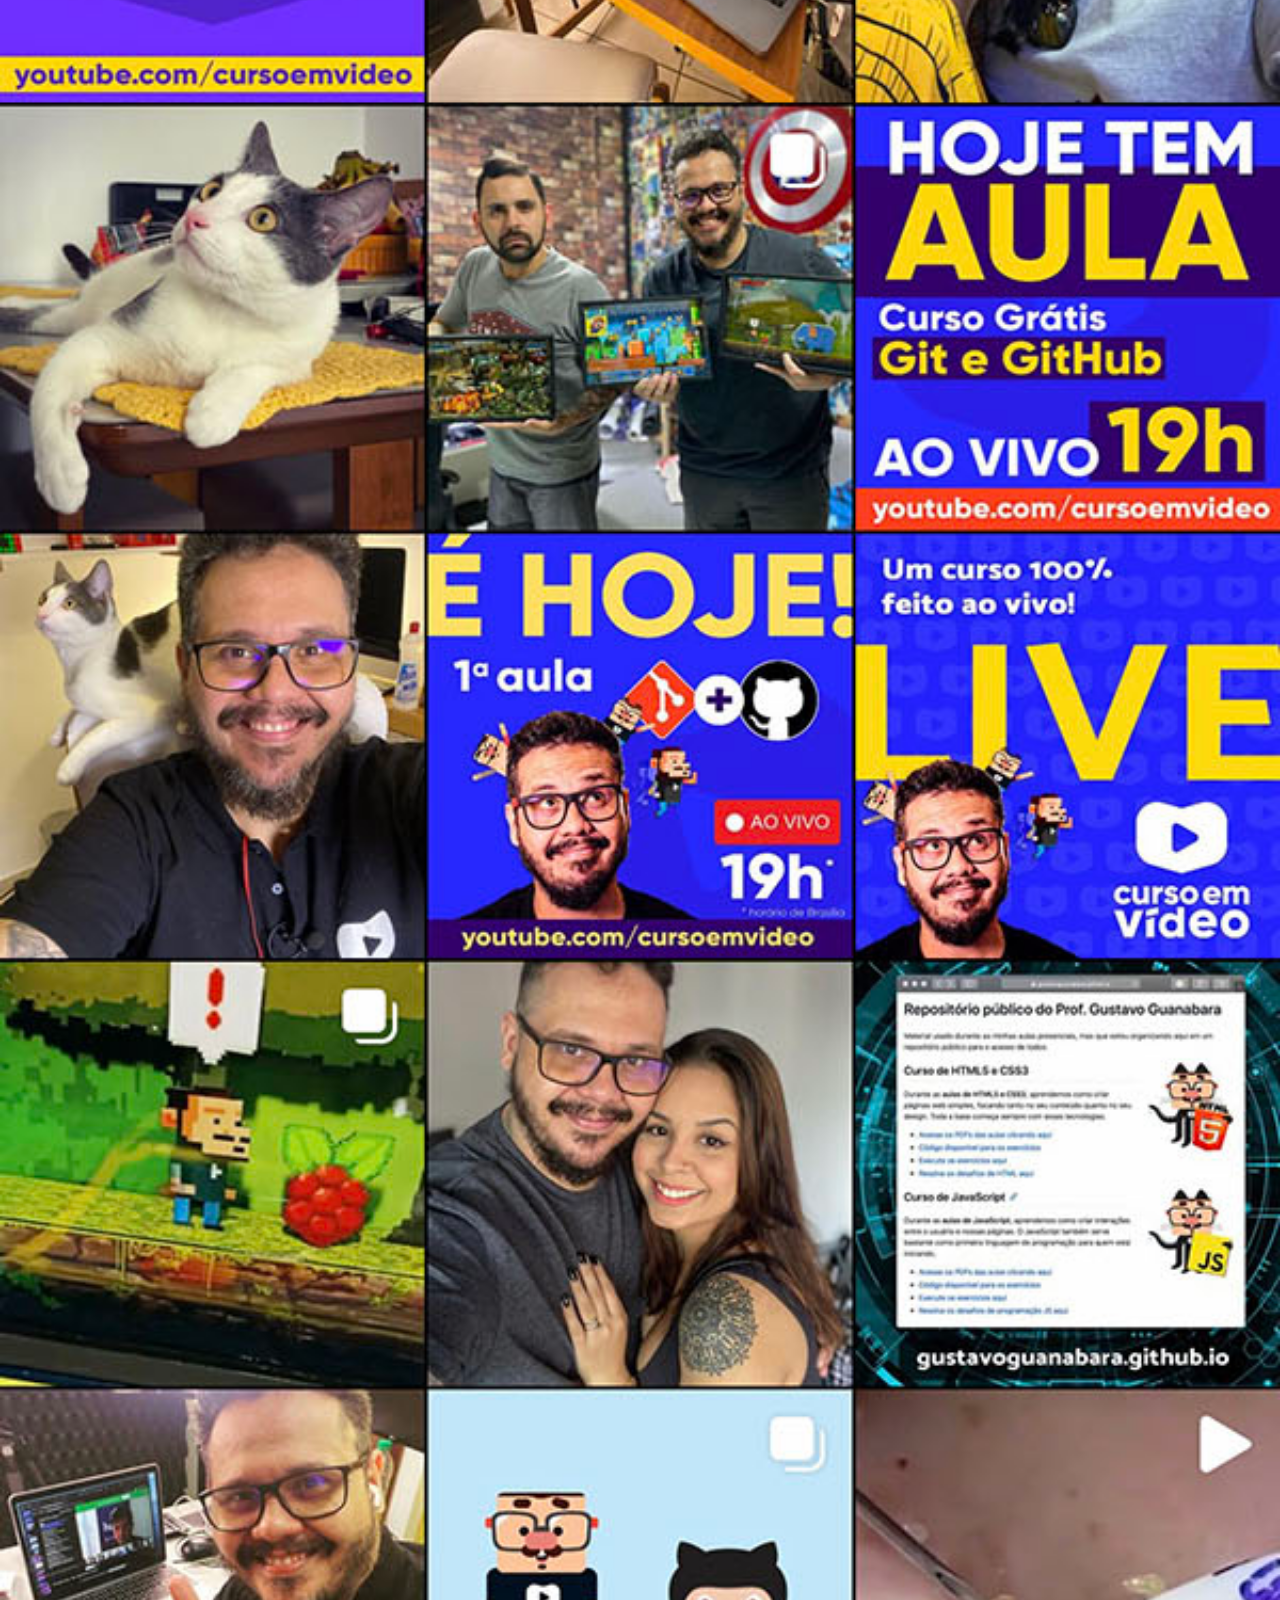
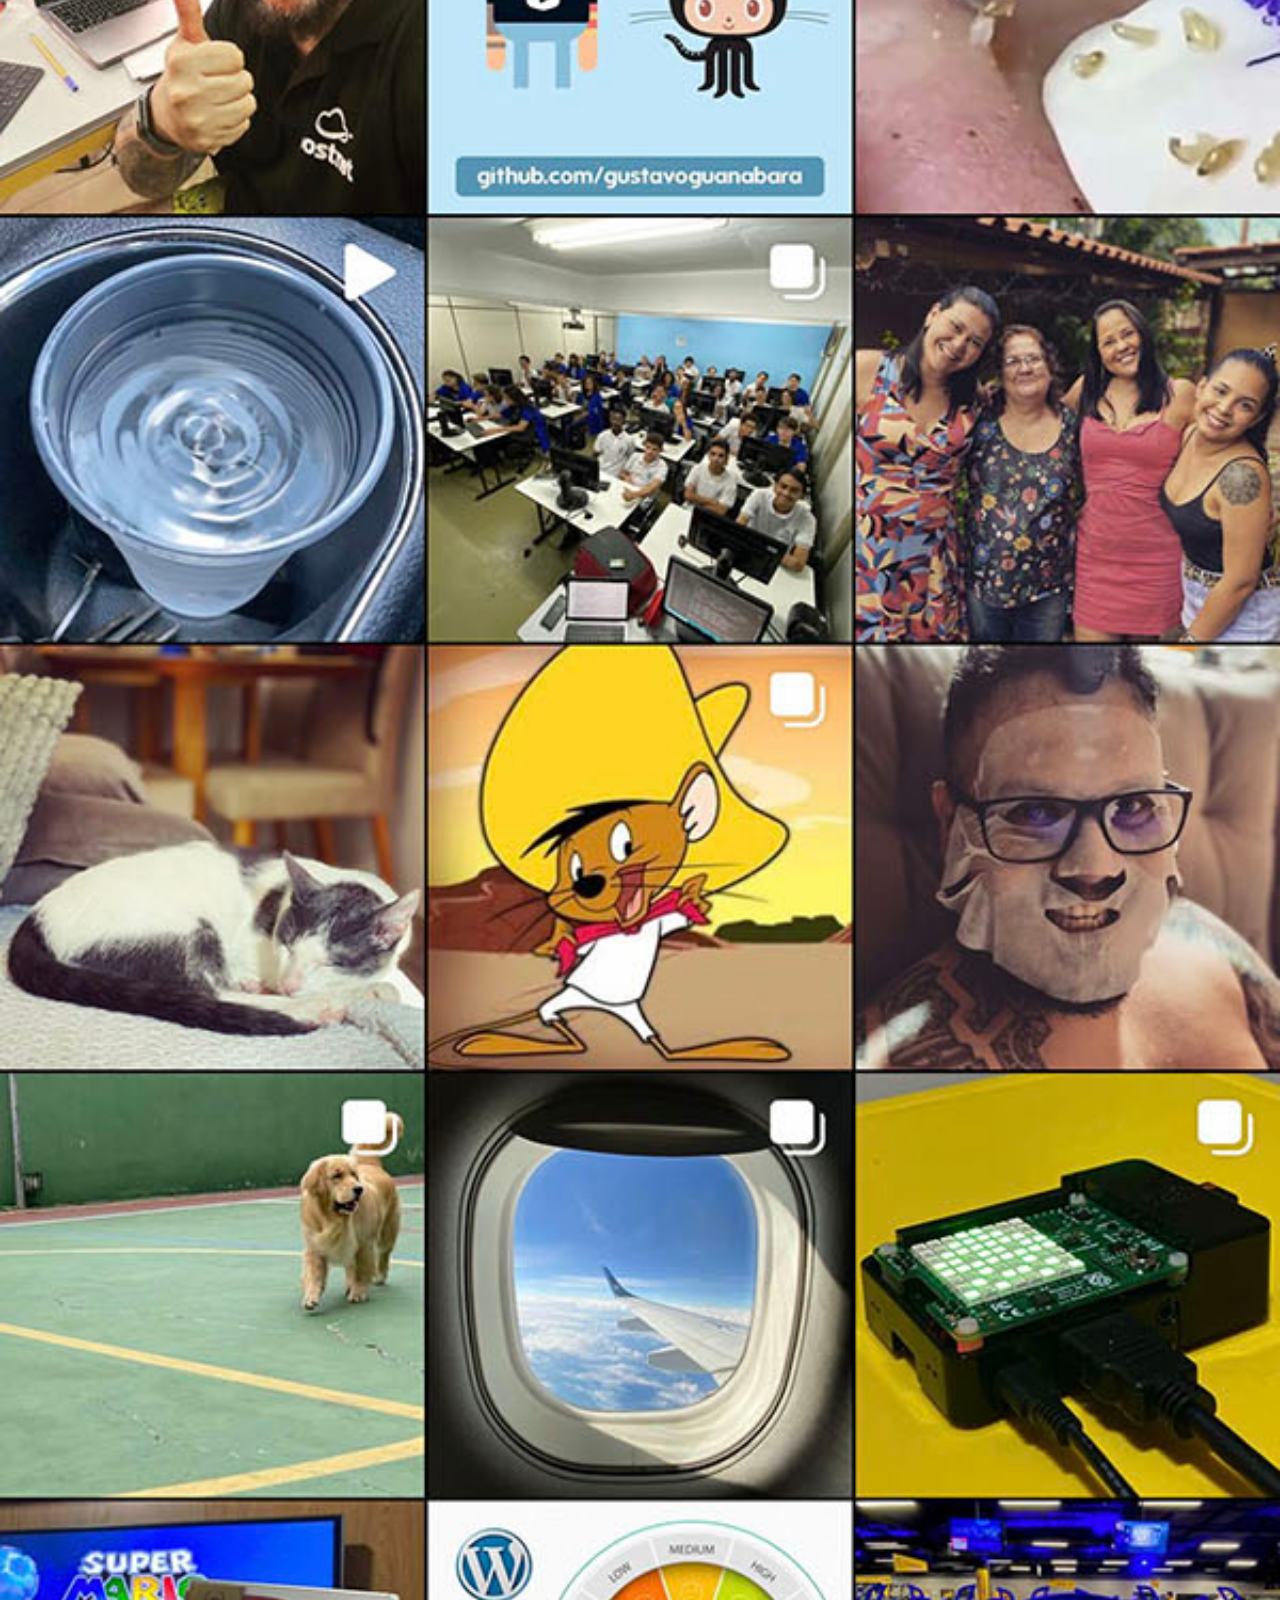
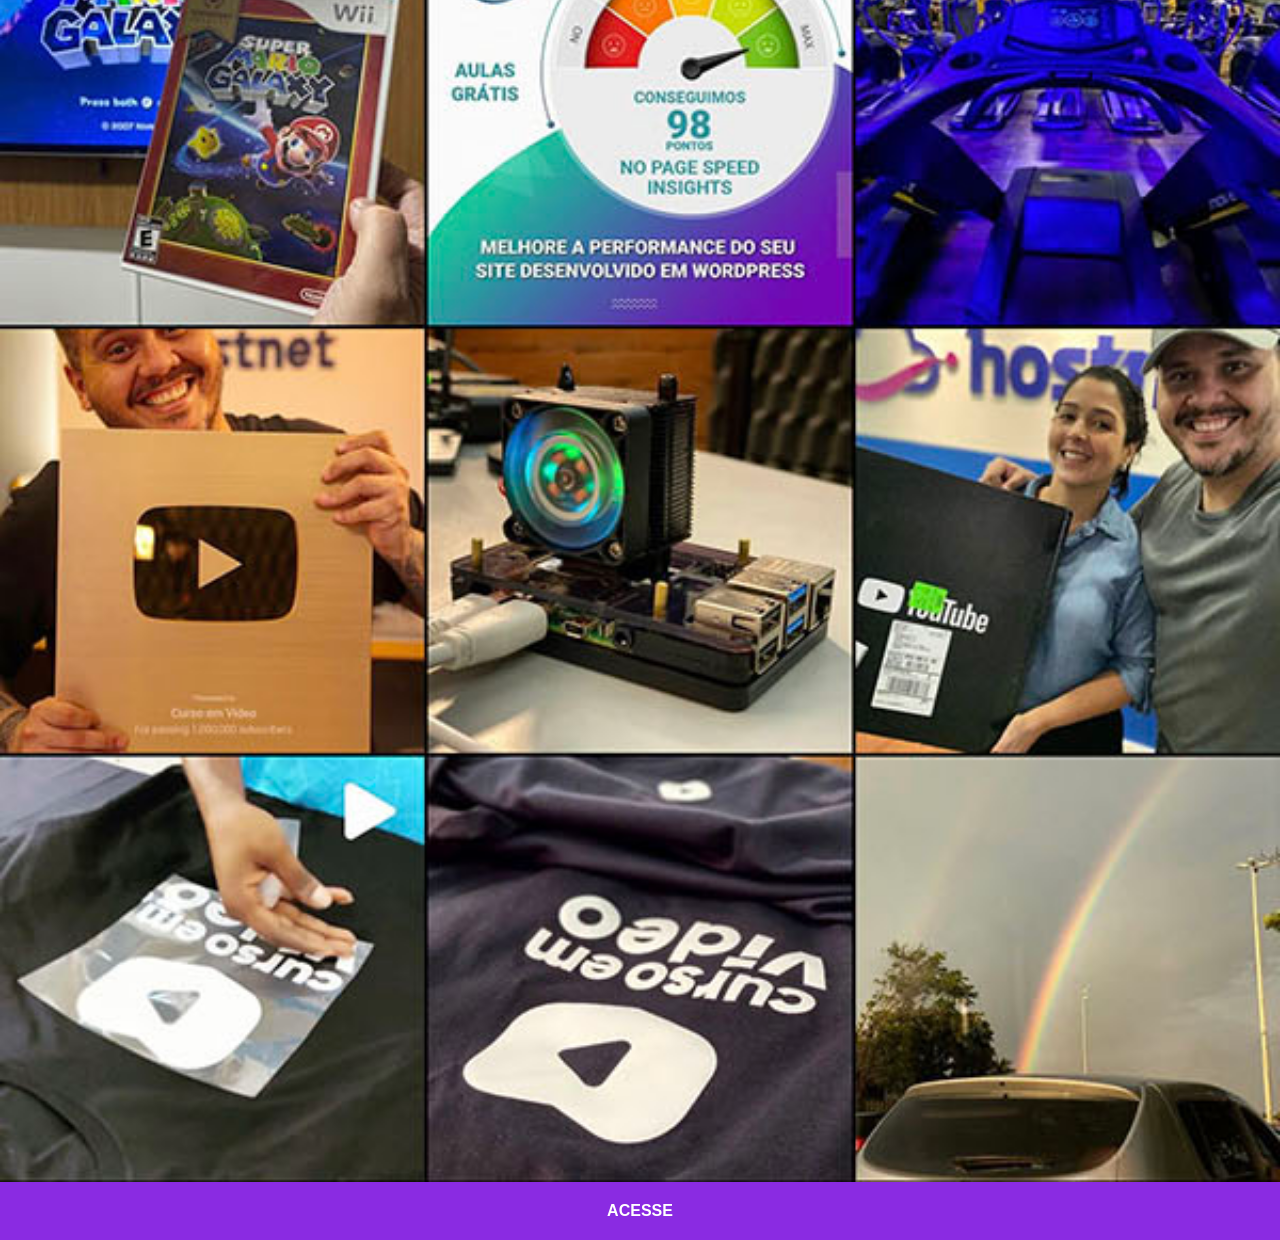
<file: projeto-redes-sociais/instagram.html>
<!DOCTYPE html>
<html lang="pt-br">
<head>
    <meta charset="UTF-8">
    <meta http-equiv="X-UA-Compatible" content="IE=edge">
    <meta name="viewport" content="width=device-width, initial-scale=1.0">
    <title>Instagram</title>
    <link rel="stylesheet" href="social.css">
    <style>
        a {
            background-color: blueviolet;
        }

        a:hover {
            background-color: rgba(137, 43, 226, 0.664);
        }
    </style>
</head>
<body>
    <img src="imagens/tela-instagram.jpg" alt="tela-instagram">
    <a href="https://www.instagram.com/cursoemvideo/" target="_blank">ACESSE</a>
</body>
</html>
</file>
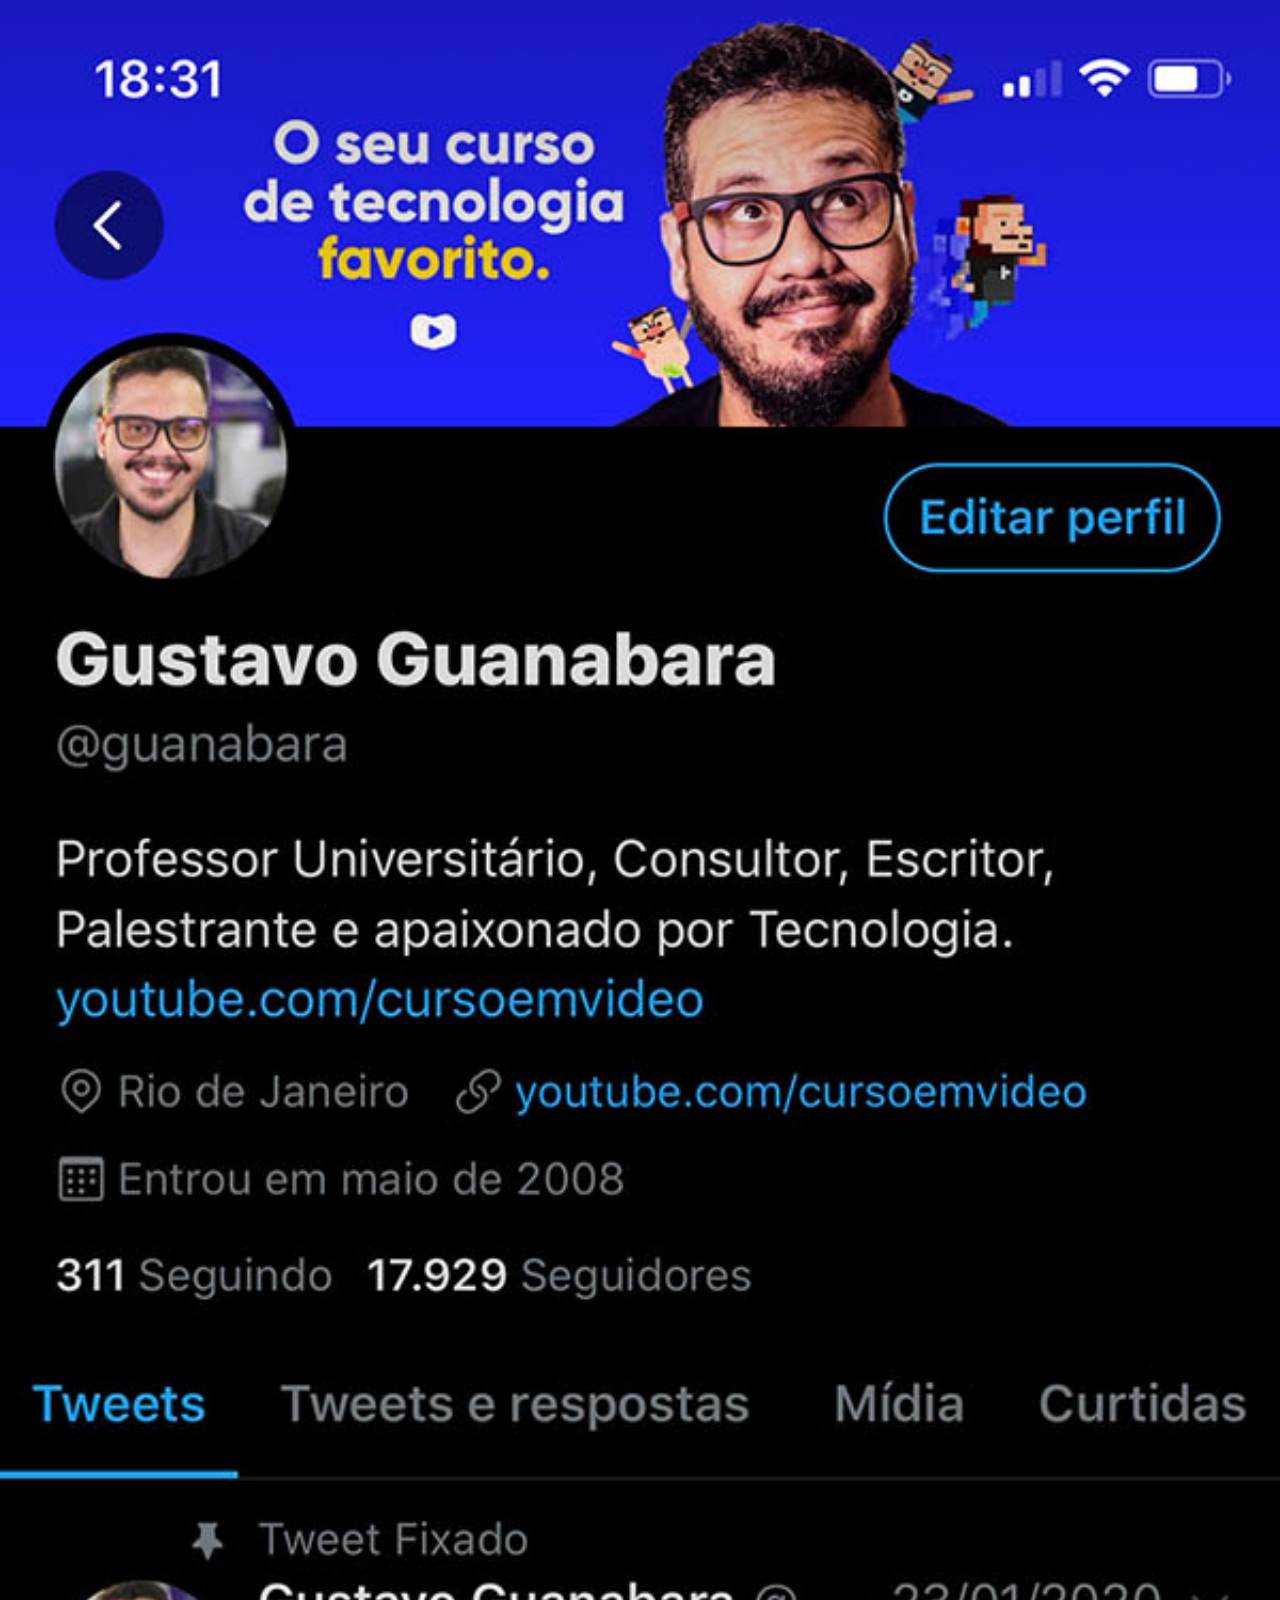
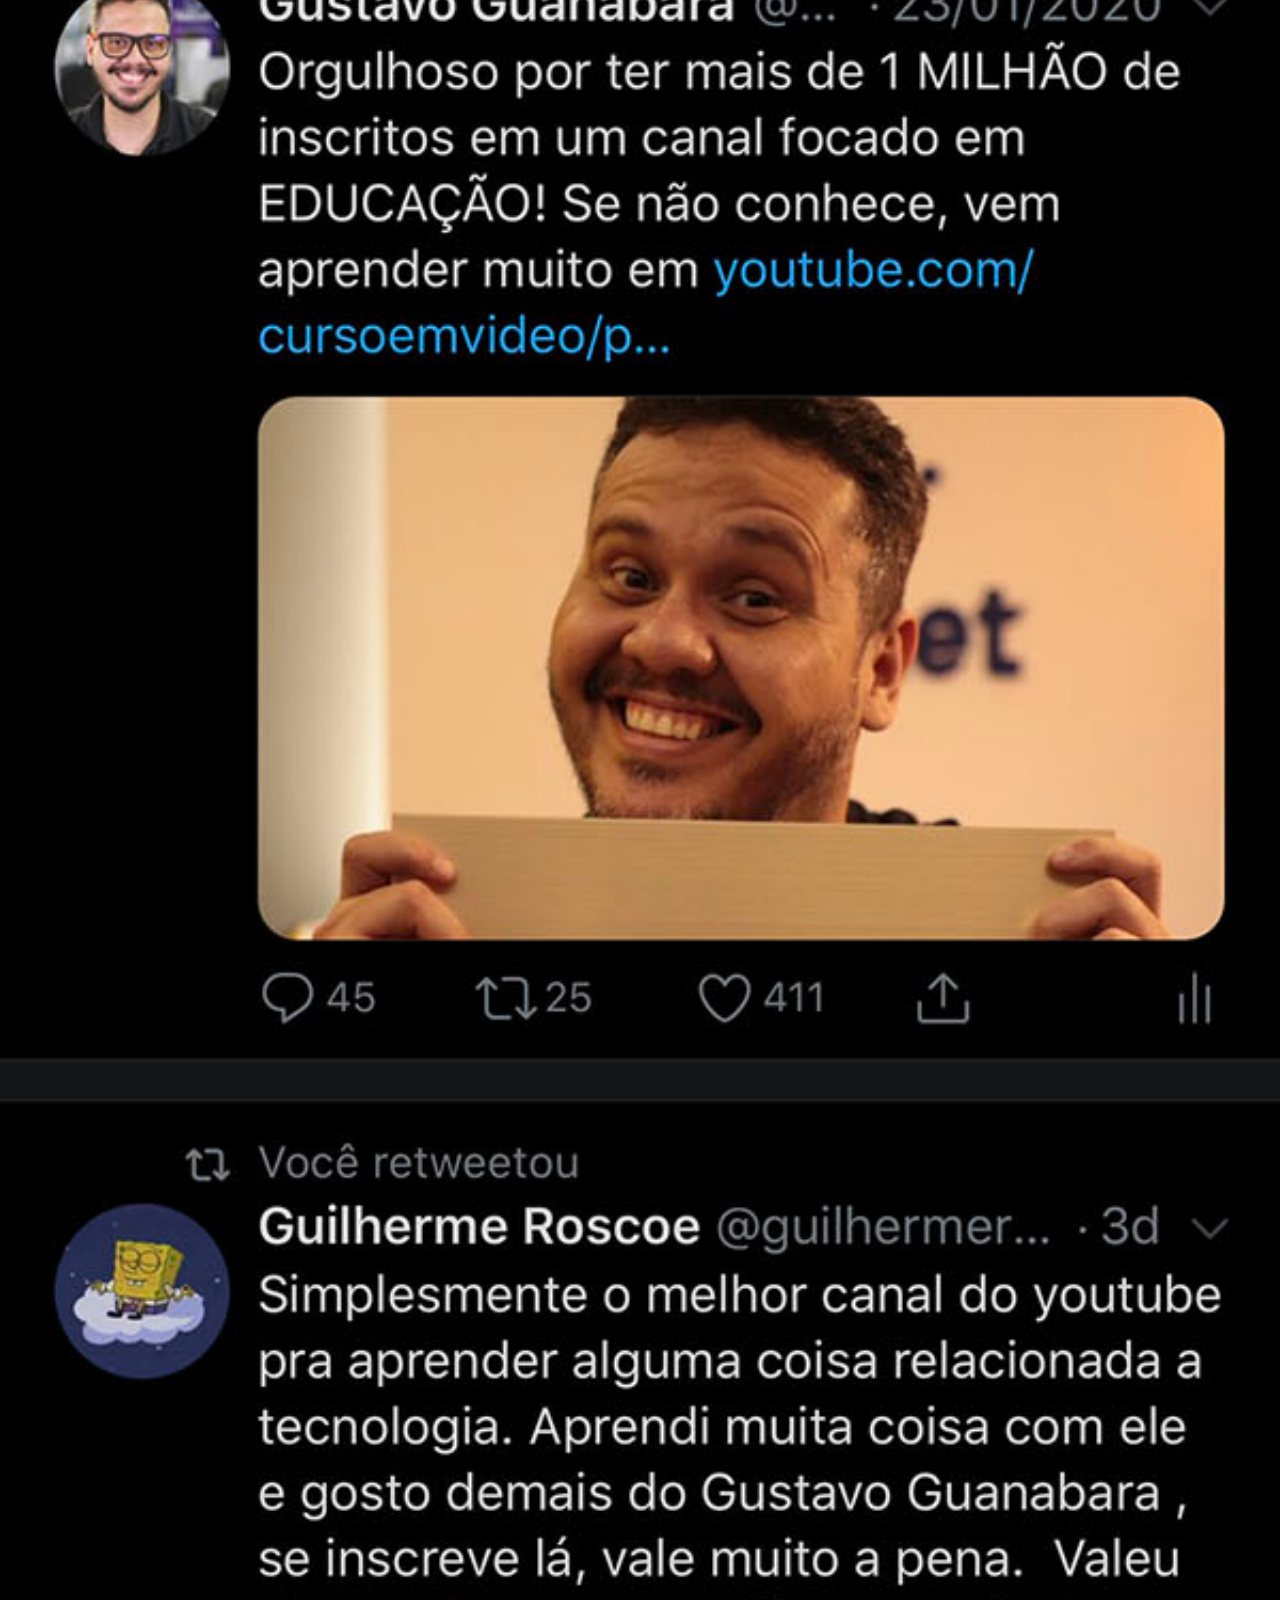
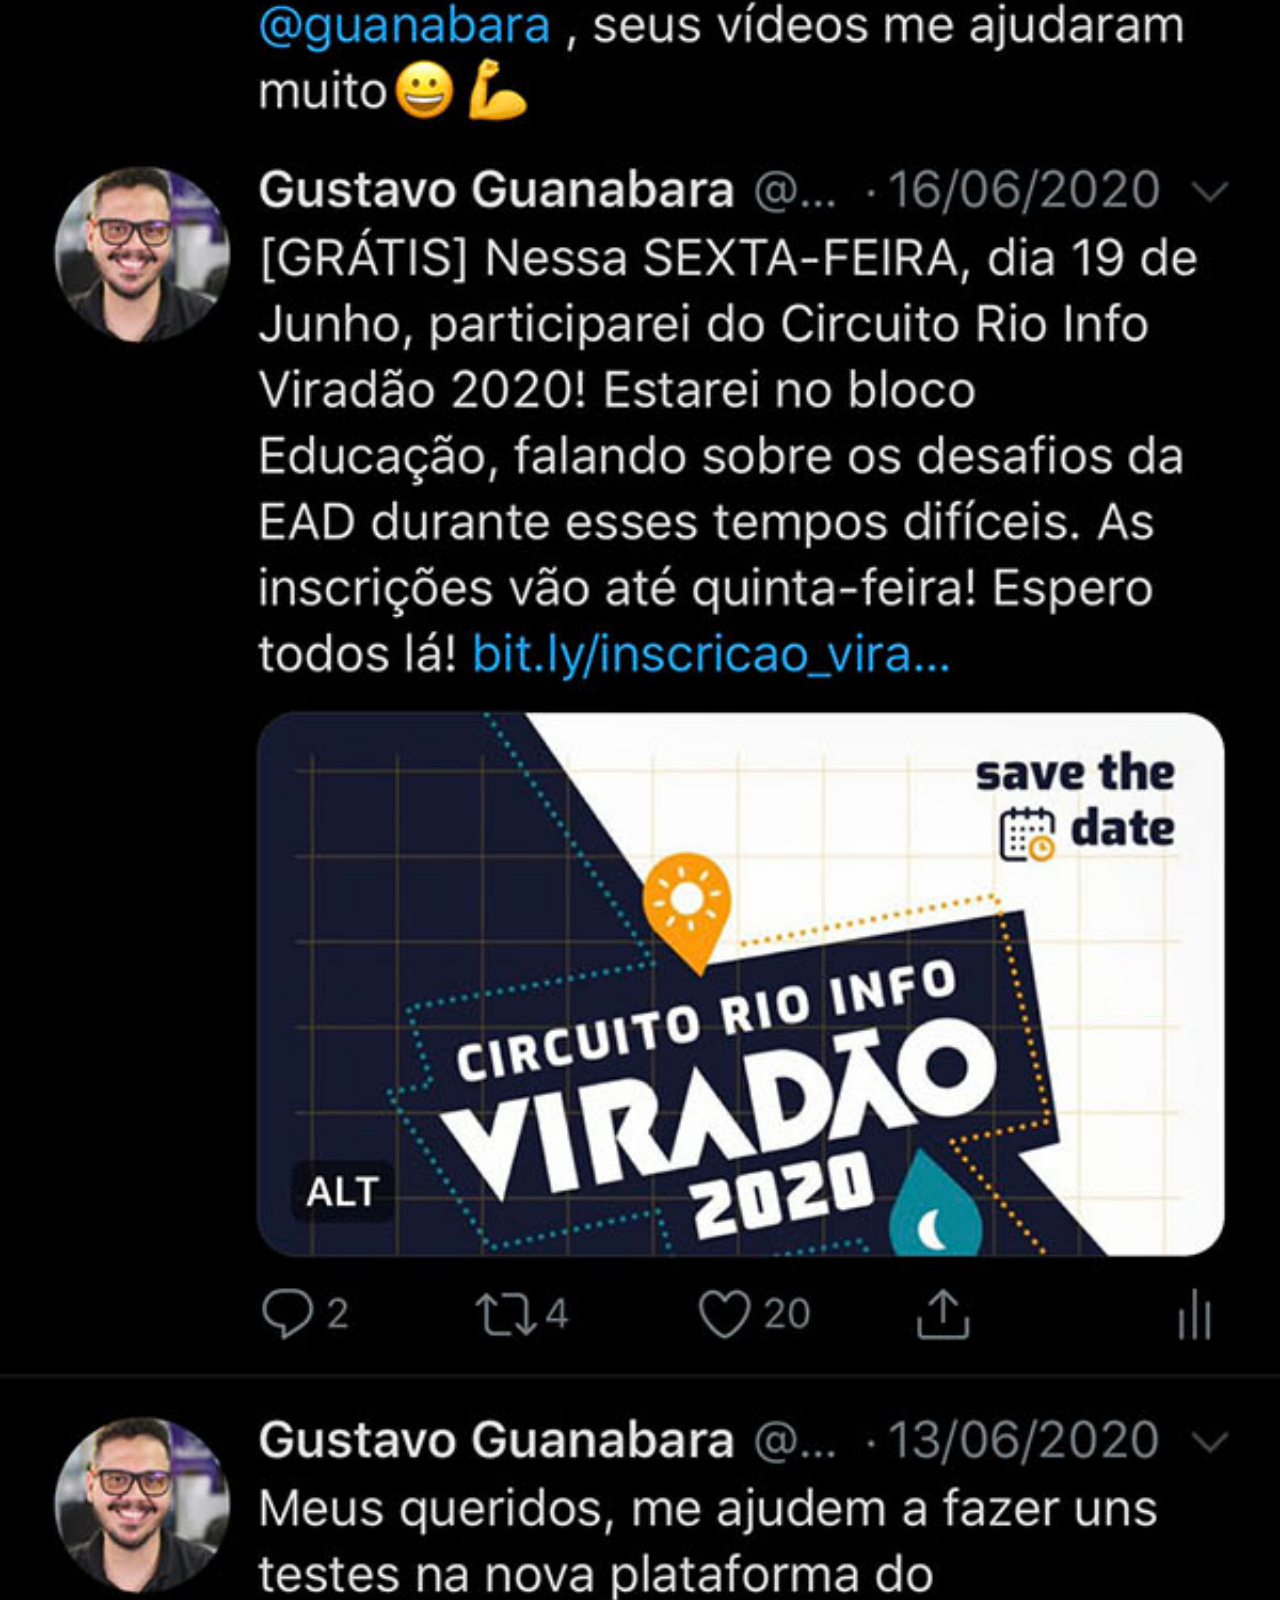
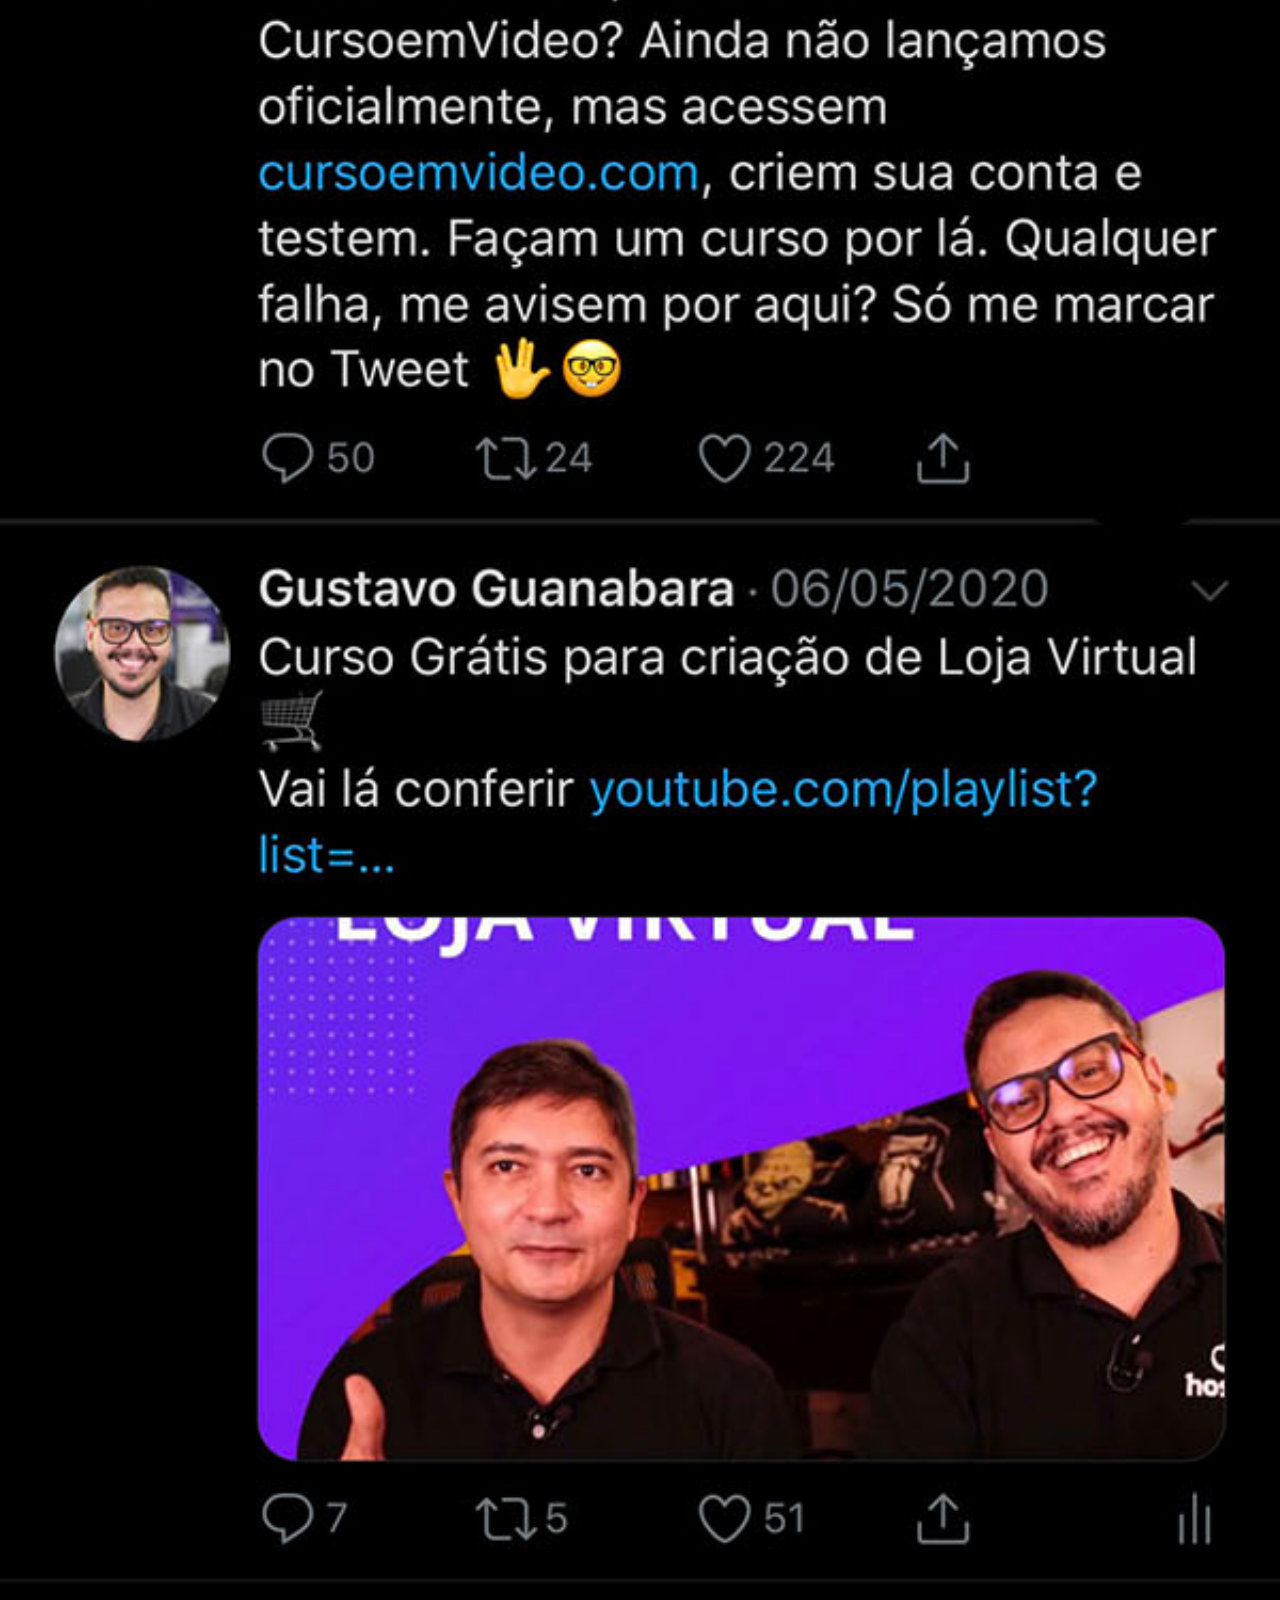
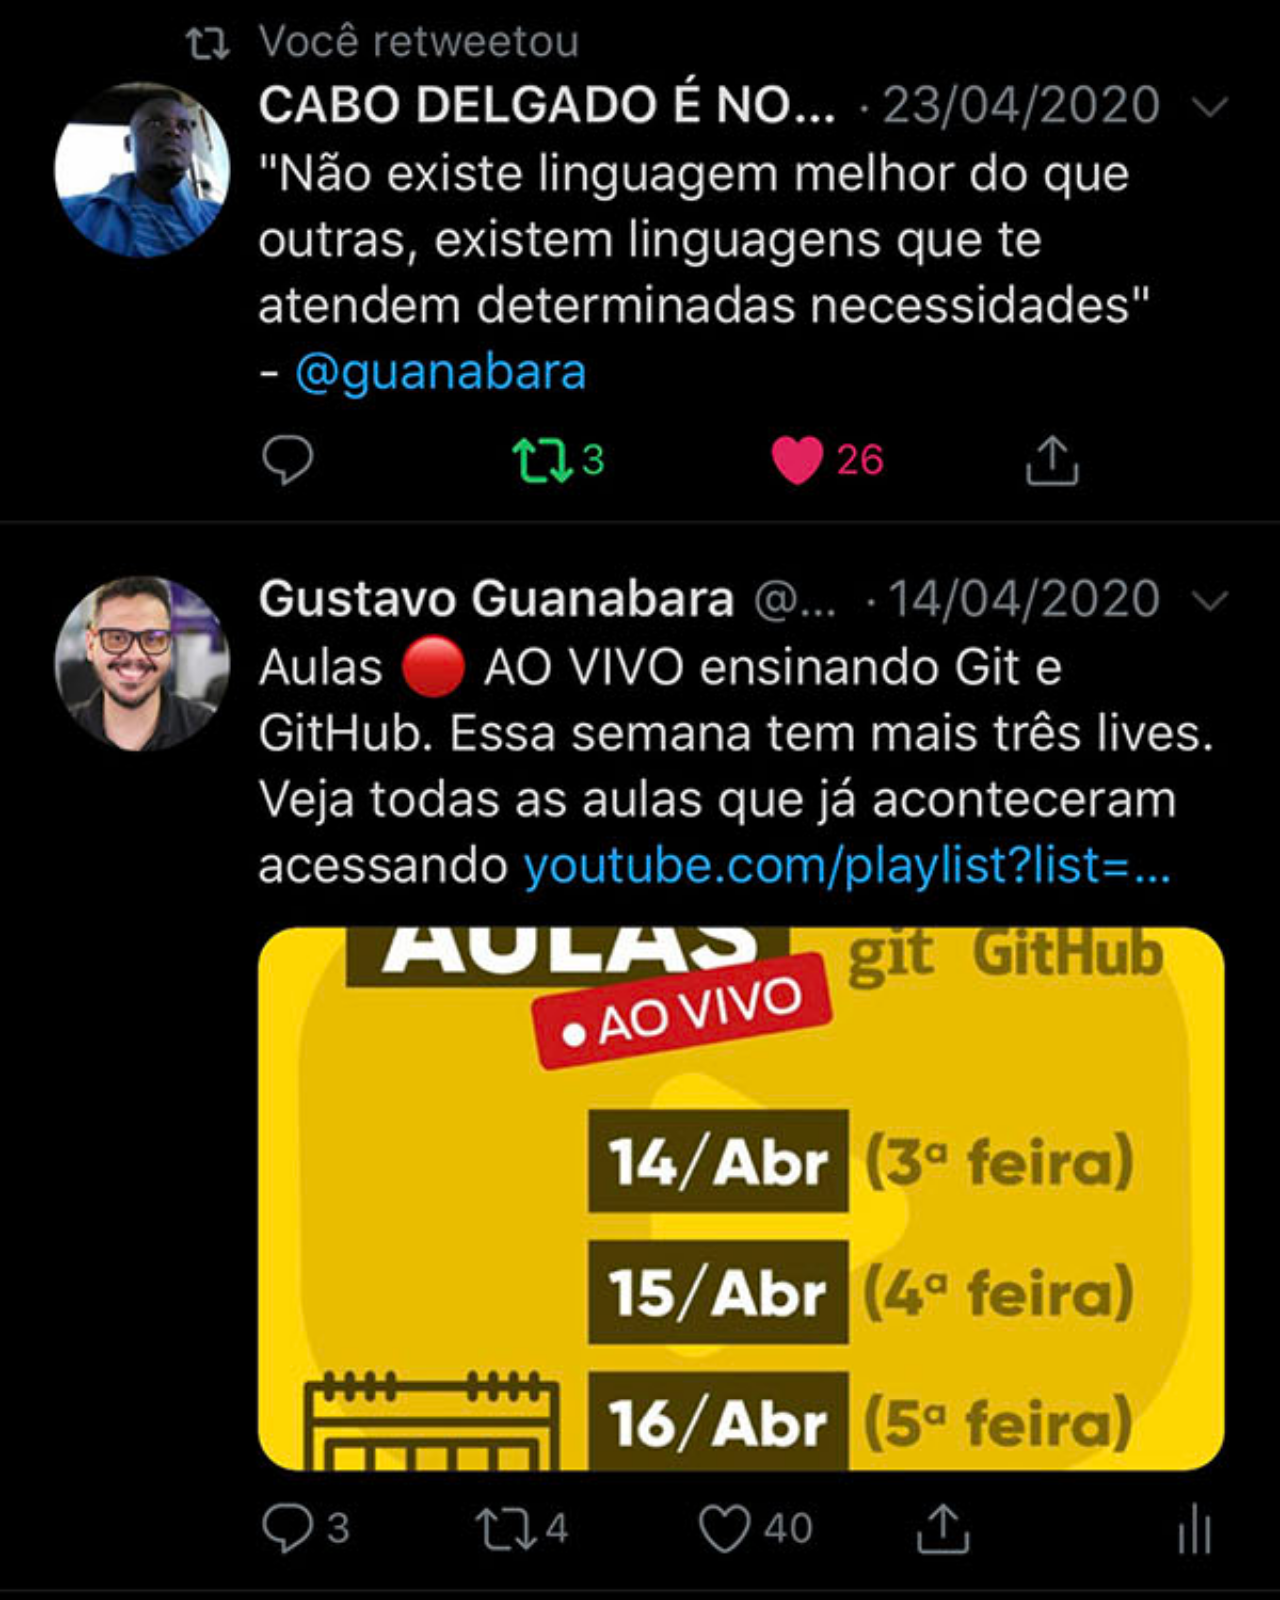
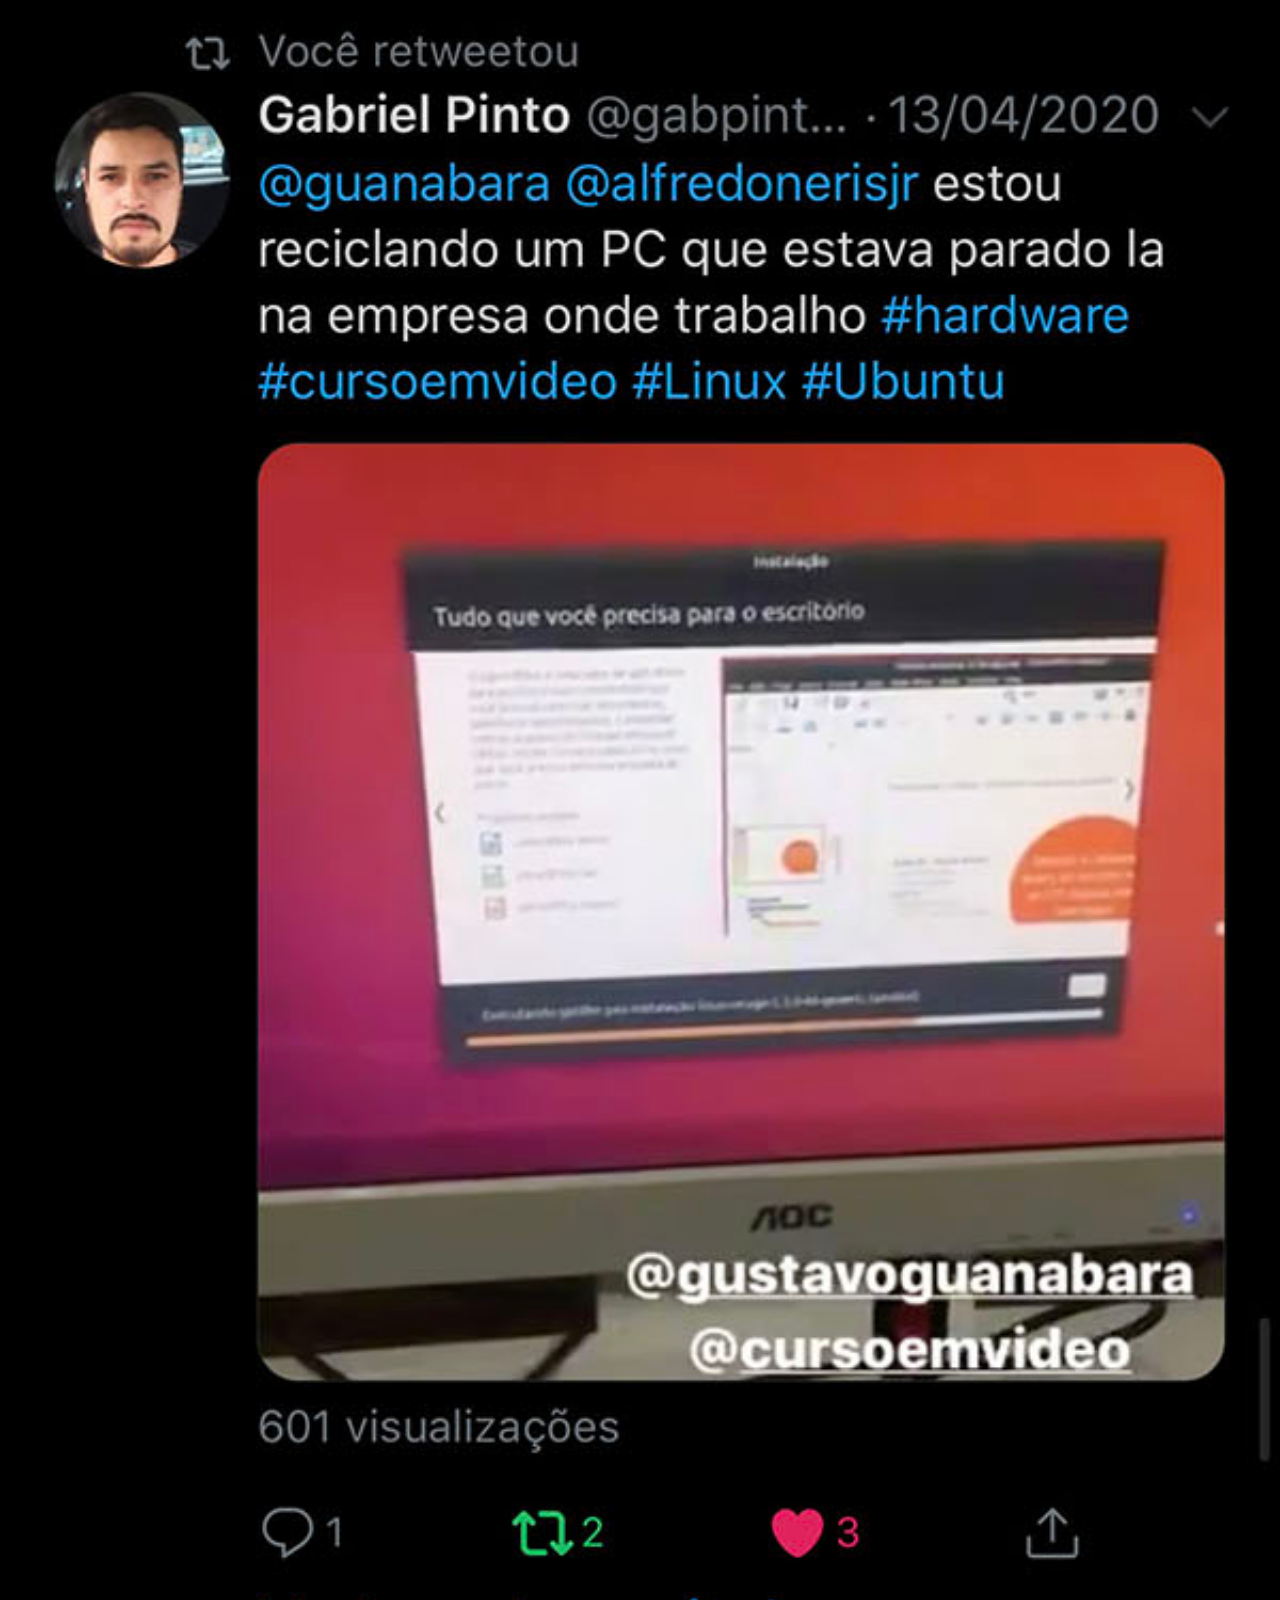
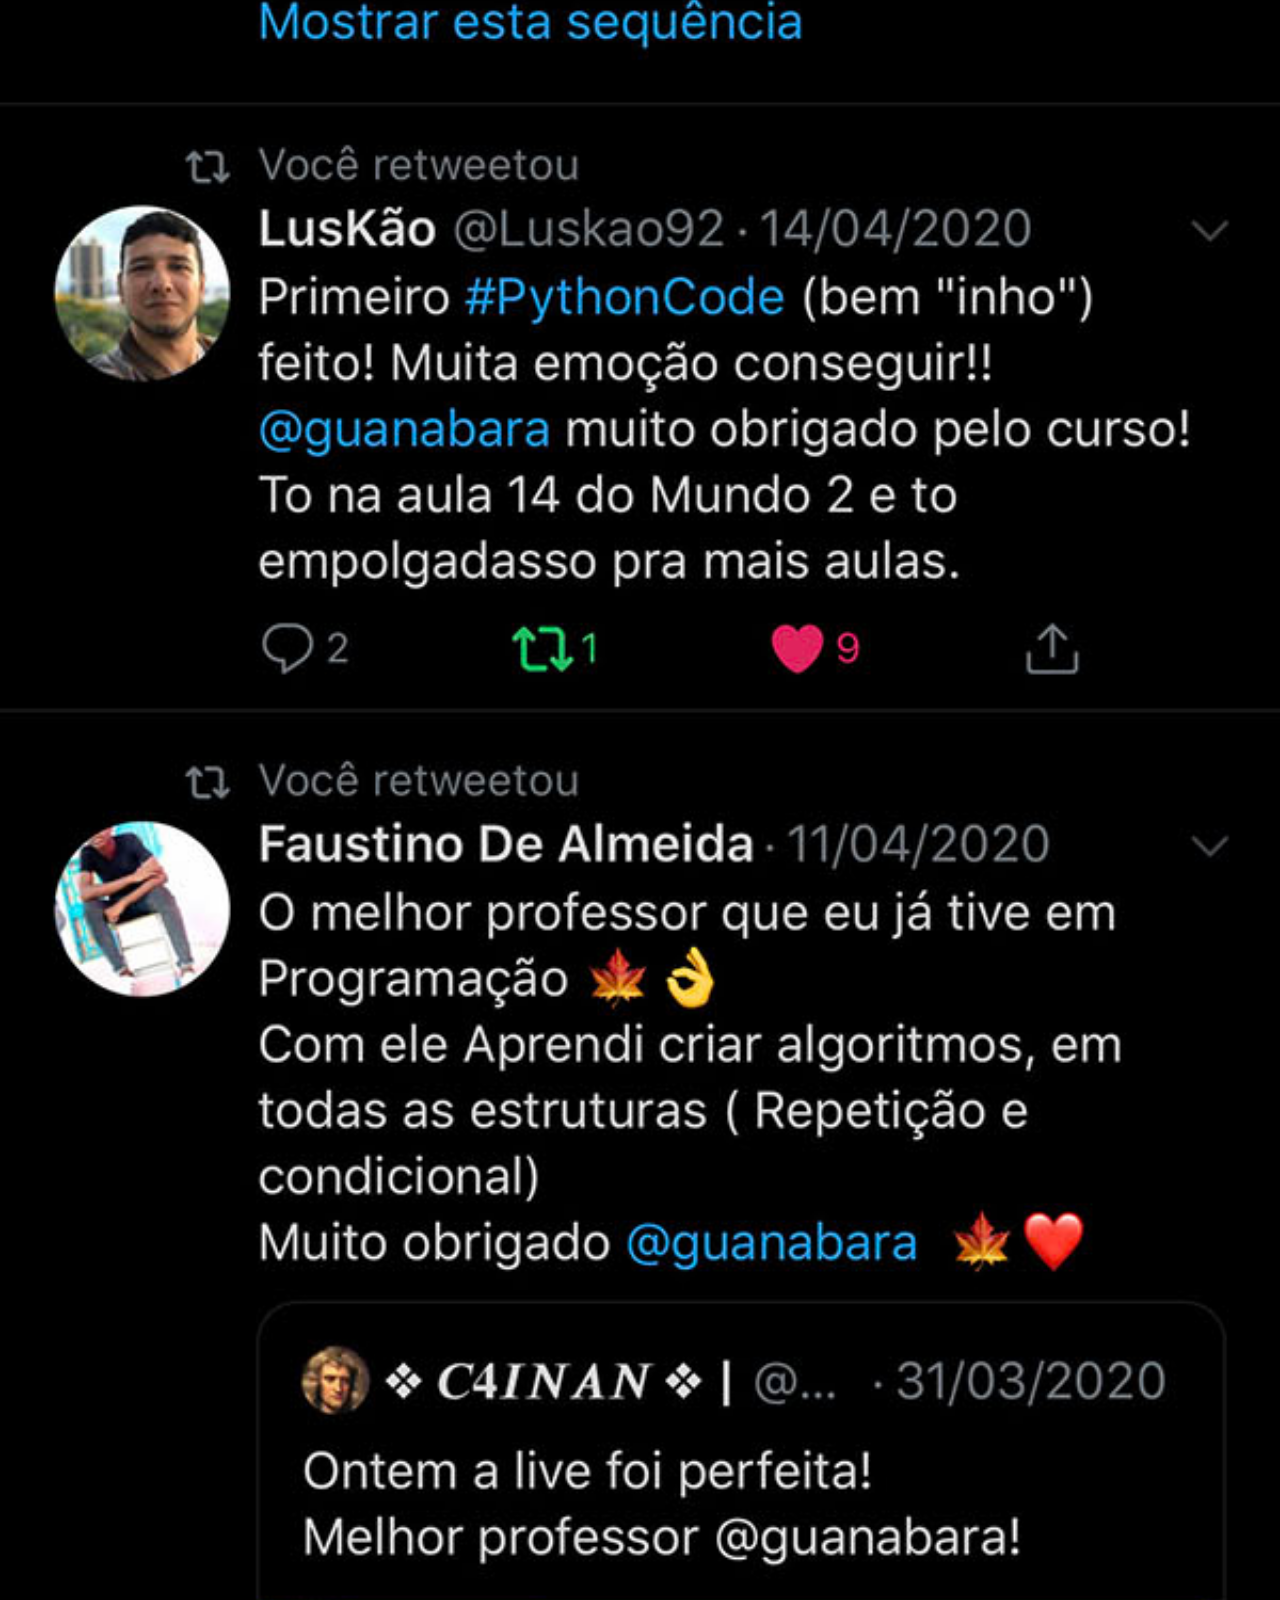
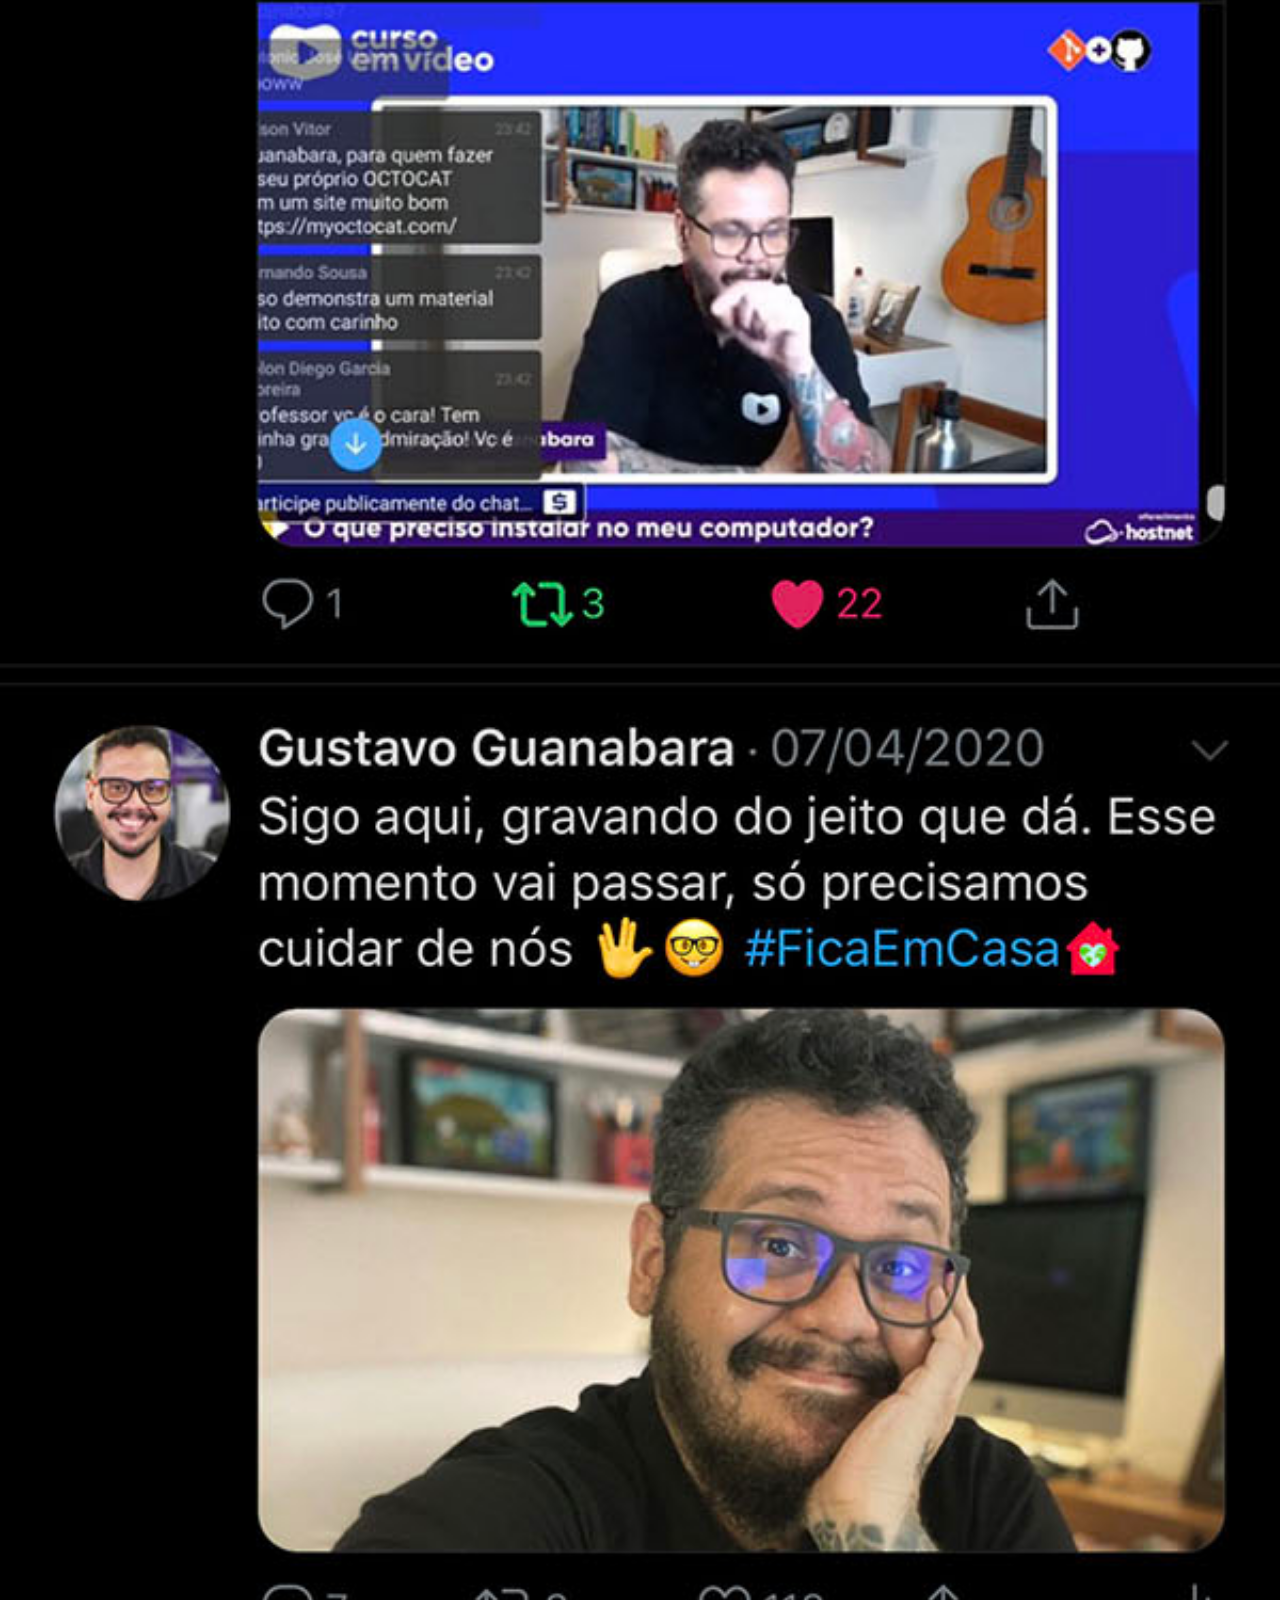
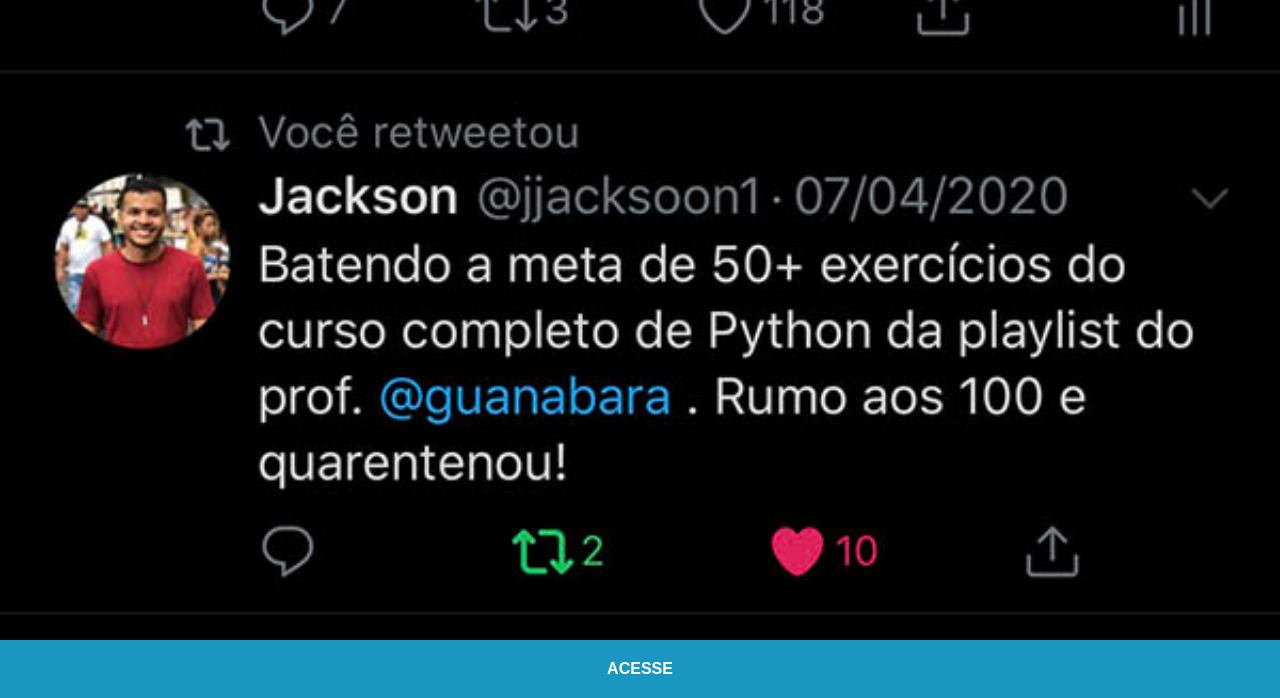
<file: projeto-redes-sociais/twitter.html>
<!DOCTYPE html>
<html lang="pt-br">
<head>
    <meta charset="UTF-8">
    <meta http-equiv="X-UA-Compatible" content="IE=edge">
    <meta name="viewport" content="width=device-width, initial-scale=1.0">
    <title>Twitter</title>
    <link rel="stylesheet" href="social.css">
    <style>
        a {
            background-color: rgb(26, 151, 192);
        }

        a:hover {
            background-color: rgba(26, 150, 192, 0.788);
        }
    </style>
</head>
<body>
    <img src="imagens/tela-twitter.jpg" alt="tela-twitter">
    <a href="https://twitter.com/guanabara" target="_blank">ACESSE</a>
</body>
</html>
</file>
<file: calculator/styles/style.css>
@charset "UTF-8";


* {
    margin: 0;
    padding: 0;
    box-sizing: border-box;
    font-family: 'Courier New', Courier, monospace;
}

body {
    display: flex;
    justify-content: center;
    align-items: center;
    flex-direction: column;
    width: 100vw;
    height: 100vh;
    background: rgb(136, 136, 136);
}

.dark-mode-surface {
    width: 90px;
    height: 25px;
    border-radius: 15px;
    background-color: white;
    margin-bottom: 10px;
}

.circle {
    width: 50px;
    height: 100%;
    border-radius: 15px;
    background-color: #277df5;
    cursor: pointer;
    transition: .2s ease;
}

.slide { margin-left: 45%; }

main.calc {
    width: 400px;
    background-color: rgb(241, 241, 241);
    color: black;
    padding: 7px;
    border-radius: 5px;
}

#operations {
    min-height: 7em;
    text-align: right;
    word-wrap: break-word;
}

#previous-operation {
    font-size: 1.5em;
}

#current-operation {
    font-size: 4em;
    color: #FA9D11;
}

#buttons-container {
    display: grid;
    grid-template-columns: repeat(4, 1fr);
    gap: 5px;
    height: 74%;
    height: 350px;
}

#buttons-container button {
    font-size: 1.5em;
    outline: 0;
    border: none;
    border-radius: 5px;
    cursor: pointer;
    background-color: rgb(214, 214, 214);
    color: black;
}

#zero { grid-column: span 2; }
#equal-btn { grid-row: span 2; }

#buttons-container button:nth-child(4),
#buttons-container button:nth-child(8),
#buttons-container button:nth-child(12),
#buttons-container button:nth-child(16) {
    background-color: #FA9D11 !important;
}


@media screen and (max-width: 768px){
    main.calc {
        width: 75%;
    }
}
</file>
<file: password-generator/estilos/style.css>
@charset "UTF-8";

@font-face {
    font-family: 'golden age';
    src: url(../assets/fonts/Golden\ Age.ttf);
}


* {
    margin: 0;
    padding: 0;
    box-sizing: border-box;
}

body {
    font-family: Arial, Helvetica, sans-serif;
    color: white;
}

main {
    background-color: rgb(36, 36, 36);
    width: 100vw;
    height: 100vh;
    display: flex;
    justify-content: center;
    align-items: center;
    flex-direction: column;
}

.generator-layout {
    width: 90vw;
    height: 50vh;
    display: flex;
    justify-content: center;
    align-items: center;
    flex-direction: column;
}

.title {
    font-size: 4rem;
    text-align: center;
    margin-bottom: 30px;
    font-family: 'golden age', sans-serif;
}

.generator {
    font-size: 1.4em;
    display: flex;
    flex-direction: column;
    min-width: 60%;
}

#slider {
    -webkit-appearance: none;
    border-radius: 8px;
    margin-top: 5px;
    outline: 0;
    cursor: pointer;
    padding: 1px;
}

.generate-btn {
    font-family: Verdana, Geneva, Tahoma, sans-serif;
    font-weight: bold;
    margin-top: 20px;
    padding: 5px;
    color: white;
    background-color: rgb(129, 13, 129);
    border: none;
    border-radius: 3px;
    cursor: pointer;
    outline: 0;
}

.generate-btn:hover {
    background-color: rgba(129, 13, 129, 0.815);
}

.container-password {
    display: none;
    flex-direction: column;
    align-items: center;
    width: 60%;
    min-height: 150px;
}

.password {
    background-color: rgba(0, 0, 0, 0.705);
    text-align: center;
    padding: 12px;
    margin: 10px;
    border: 1px solid rgba(71, 71, 71, 0.705);
    border-radius: 5px;
    width: 100%;
    transition: all .2s ease;
    cursor: pointer;
}

.password:hover {
    transform: scale(1.1);
}

.tooltip {
    background-color: rgb(129, 13, 129);
    padding: 3px;
    border-radius: 10px;
    font-weight: bold;
    margin-top: 7px;
    width: 80%;
    text-align: center;
    display: none;
}

.show { display: flex; }


@media screen and (min-width: 800px) {
    
    .generator-layout { width: 650px; }
    .container-password { width: 500px; }
}
</file>
<file: projeto-android/style.css>
/* MOBILE FIRST */

@charset "UTF-8";

@font-face {
    font-family: 'Android';
    src: url(fontes/idroid.otf);
}

:root {
    --cor001: #138A4B;
    --cor002: #0A3B0A;
    --cor003: #84E1AD;
    --cor004: #051f05;
}

* {
    margin: 0px;
    padding: 0px;
}

body {
    background-color: rgb(231, 207, 154);
    font-family: Arial, Helvetica, sans-serif;
}

section p {
    margin: 15px 0px;
    text-align: justify;
    text-indent: 30px;
    line-height: 2em;
}

section strong {
    color: var(--cor002);
}

section a {
    text-decoration: none;
    background-color: var(--cor003);
    padding: 2px 6px;
    color: var(--cor002);
    font-weight: bold;
}

section a::after {
    content: '☍';
}

section a:hover {
    text-decoration: underline;
}

header {
    background-image: linear-gradient(to bottom, var(--cor001), var(--cor004));
    min-height: 150px;
    text-align: center;
    padding-top: 40px;
}

header > h1 {
    color: white;
    margin-bottom: 20px;
    font-size: 3em;
    text-shadow: 2px 2px 0px rgba(0, 0, 0, 0.185);
}

header p {
    color: white;
    font-size: 1.2em;
    max-width: 600px;
    padding-left: 10px;
    padding-right: 10px;
    margin: auto;
    padding-bottom: 20px;
    text-shadow: 2px 2px 0px rgba(0, 0, 0, 0.185);
}

nav {
    background-color: var(--cor004);
    padding: 10px;
    box-shadow: 0px 7px 7px rgba(0, 0, 0, 0.212);
}

nav a {
    text-decoration: none;
    color: white;
    padding: 10px;
    font-weight: bold;
    border-radius: 5px;
    transition: .5s;
}

nav a:hover {
    background-color: var(--cor003);
    color: var(--cor002);
}

section h2 {
    color: var(--cor002);
    font-family: 'Android', sans-serif;
    font-size: 1.3em;
    text-indent: 8px;
    font-weight: normal;
}

article h2 {
    background-image: linear-gradient(to right, var(--cor003), transparent);
}

section {
    background-color: white;
    min-width: 300px;
    max-width: 1000px;
    margin: auto;
    margin-bottom: 30px;
    padding: 20px;
    box-shadow: 0px 0px 5px rgba(0, 0, 0, 0.267);
    border-bottom-left-radius: 10px;
    border-bottom-right-radius: 10px;
}

section img {
    width: 100%;
}

section img.pequena {
    max-width: 350px;
    display: block;
    margin: auto;
}

.video {
    background-color: var(--cor002);
    margin: 0px -20px 30px -20px;
    padding: 20px;
    position: relative;
    padding-bottom: 56.5%;
}

.video > iframe {
    position: absolute;
    top: 5%;
    left: 5%;
    width: 90%;
    height: 90%;
}

aside {
    background-color: var(--cor003);
    padding: 10px;
    border-radius: 10px;
    box-shadow: 3px 3px 8px rgba(0, 0, 0, 0.205);
}

aside h3 {
    background-color: var(--cor002);
    color: white;
    padding: 10px;
    margin: -10px -10px 0px -10px;
    border-radius: 10px 10px 0px 0px;
}

aside ul {
    list-style-position: inside;
    list-style-type: '✔\00A0\00A0';
    columns: 2;
}

footer {
    background-color: var(--cor004);
    color: white;
    text-align: center;
    font-size: .8em;
    padding: 5px;
}

footer a {
    color: white;
    font-weight: bolder;
    text-decoration: none;
    color: var(--cor003);
}

footer a:hover {
    text-decoration: underline;
}
</file>
<file: projeto-cordel/style.css>
@charset "UTF-8";

@import url('https://fonts.googleapis.com/css2?family=Passion+One:wght@400;700;900&display=swap');
@import url('https://fonts.googleapis.com/css2?family=Sriracha&display=swap');

* {
    margin: 0px;
    padding: 0px;
    font-size: 1em;
}

:root {
    --cor01: black;
    --cor02: white;

    --fontepadrao: verdana, san-serif;
    --fontetitulo: 'Passion One', cursive;
    --fontepoema: 'Sriracha', cursive;
}

html, body {
    background-color: lightgray;
    min-height: 100vh;
    font-family: var(--fontepadrao);
    line-height: 13.3px;
}

header {
    background-color: var(--cor01);
    color: var(--cor02);
    text-align: center;
}

header > h1 {
    font: bold 10vw var(--fontetitulo);
    font-variant: small-caps;
    line-height: 113.8px;
    padding-top: 50px;
}

header > p {
    padding-bottom: 50px;
}

section {
    background-color: var(--cor02);
    font: 3.5vw var(--fontepoema);
    line-height: 2em;

    padding: 50px 0px 50px 30px;
}

section > p {
    padding-bottom: 2em;
}

#flor {
    background: url(imagens/fundo001.jpg) right center fixed;
    background-size: cover;
    box-shadow: inset 6px 6px 13px 0px rgba(0, 0, 0, 0.479);
}

#carta {
    background: url(imagens/fundo002.jpg) center center fixed;
    background-size: cover;
    box-shadow: inset 6px 6px 13px 0px rgba(0, 0, 0, 0.479);
}

.quadrado {
    background-color: rgba(0, 0, 0, 0.514);
    color: white;
    display: inline-block;
    padding: 10px;
}

a {
    color: white;
    font-weight: bold;
    text-decoration: none;
}

a:hover {
    text-decoration: underline;
}

footer {
    background-color: var(--cor01);
    color: var(--cor02);
    text-align: center;
    line-height: 1.3em;
    padding: 15px;
}
</file>
<file: projeto-login/estilos/style.css>
@charset "UTF-8";



* {
    /* PALETA DE CORES */
    --verde: #49a09d;
    --lilas: #5f2c82;

    font-family: 'Open Sans', 'Helvetica Neue', 'sans-serif';
    padding: 0px;
    margin: 0px;
    box-sizing: border-box;
}

body, html {
    background-color: var(--lilas);
    width: 100vw;
    height: 100vh;
}

main {
    position: relative;
    width: 100vw;
    height: 100vh;
}

section#login {
    background-color: white;
    width: 270px;
    height: 518px;
    position: absolute;
    top: 50%;
    left: 50%;
    transform: translate(-50%, -50%);
    overflow: hidden;

    border-radius: 20px;
    box-shadow: 1px 1px 3px 3px rgba(0, 0, 0, 0.219);
    transition: width .3s, height .3s;
    transition-timing-function: ease;
}

div#imagem {
    display: block;
    background: var(--lilas) url('../imagens/Penguins.jpg');
    height: 200px;
    background-size: cover;
}

div#formulario {
    display: block;
    padding: 10px;
}

#formulario h1 {
    text-align: center;
    margin-bottom: 10px;
}

#formulario p {
    font-size: .85em;
}

.icons {
    width: 29px;
    padding: 3px;
}

div.campo input {
    width: calc(100% - 35px);    
    height: 36px;
    border-radius: 10px;
    background-color: #91ccca;
    border: none;
    font-size: 1em;
    transform: translateY(-10px);
    padding: 5px;
}

div.campo input:focus-within {
    background-color: white;
}

div.campo {
    background-color: var(--lilas);
    height: 40px;
    border-radius: 10px;
    padding-left: 3px;
    padding-top: 7px;
    margin: 5px 0px;
}

form label {
    display: none;
}

form input[type="submit"] {
    display: block;
    background-color: var(--verde);
    width: 100%;
    height: 40px;
    border: none;
    border-radius: 5px;
    color: white;
    font-size: 1em;
    cursor: pointer;
}

form input[type="submit"]:hover {
    background-color: #316967;
}

a.btn {
    display: block;
    text-align: center;
    font-size: .85em;
    text-decoration: none;
    color: #316967;
    width: 100%;
    height: 40px;
    border: 1px solid #316967;
    border-radius: 5px;
    padding-top: 7px;
    margin-top: 5px;
}

a.btn:hover {
    background-color: var(--verde);
    color: white;
}
</file>
<file: projeto-login/estilos/media-query.css>
@charset "UTF-8";

/*
Typcal Device Breakpoints
---------------------------

Pequenas telas: até 600px
Celular: de 600 até 768px
Tablet: 768 até 992px
Desktop: 992 até 1200px
Grandes telas: acima de 1200

*/

@media screen and (min-width: 768px) and (max-width: 992px) {

    body {
        background-image: linear-gradient(to top, #49a09d, #5f2c82);
    }

    section#login {
        width: 90vw;
        height: 290px;
    }

    div#imagem {
        float: left;
        height: 100%;
        width: 30%;
        background-position: center center;
    }

    div#formulario {
        float: right;
        width: 70%;
    }
}

@media screen and (min-width: 992px) {

    body {
        background-image: linear-gradient(to top, #49a09d, #5f2c82);
    }

    section#login {
        width: 950px;
        height: 340px;
    }

    div#imagem {
        float: right;
        width: 50%;
        height: 100%;
        background-position: center center;
    }

    div#formulario {
        float: left;
        width: 50%;
    }

    #formulario h1 {
        font-size: 2.3em;
    }

    #formulario p {
        font-size: 1.1em;
    }
}
</file>
<file: projeto-redes-sociais/style.css>
@charset "UTF-8";

* {
    margin: 0;
    padding: 0;
    font-family: Arial, Helvetica, sans-serif;
}

html, body {
    height: 100vh;
    width: 100vw;
    background-color: black;
}

body {
    background: url('imagens/fundo-madeira.jpg') no-repeat top center;
    background-size: cover;
    background-attachment: fixed;
}

main {
    height: 100vh;
    position: relative;
}

section#telefone {
    position: absolute;
    top: 50%;
    left: 50%;
    transform: translate(-50%, -50%);

    height: 625px;
    width: 311px;
    background: url('imagens/frame-iphone.png') no-repeat;
}

iframe#tela {
    position: relative;
    top: 78px;
    left: 21px;

    width: 269px;
    height: 474px;
}

section#redes-sociais {
    text-align: right;
}

section#redes-sociais img {
    width: 55px;
    margin: 10px;
    border-radius: 50%;
    box-shadow: 2px 2px 2px rgba(0, 0, 0, 0.411);
    box-sizing: border-box;
}

section#redes-sociais img:hover {
    border: 2px solid rgba(255, 255, 255, 0.548);
    transform: translate(-3px, -3px);
    box-shadow: 5px 5px 10px rgba(0, 0, 0, 0.295);
    transition: transform .3s, border .4s;
}
</file>
<file: projeto-rock-paper-scissors/estilos/style.css>
@charset "UTF-8";

* {
    margin: 0;
    padding: 0;
    box-sizing: border-box;
    outline: 0;
}

body, html {
    position: relative;
    width: 100%;
    height: 100%;
    background-color: rgba(199, 133, 199, 0.753);
    font-family: Arial, Helvetica, sans-serif;
    color: purple;
}

main {
    position: absolute;
    top: 50%;
    left: 50%;
    transform: translate(-50%, -50%);

    width: 500px;
    background-color: lightyellow;
    padding: 10px 0px;
    border-radius: 10px;
    box-shadow: 1px 1px 4px rgba(0, 0, 0, 0.185);
}

#points {
    display: flex;
    justify-content: space-around;
}

#game {
    display: flex;
    align-items: center;
    justify-content: space-evenly;
}

#game p {
    font-size: 1.5em;
    font-weight: bold;
}

#cpu-play, #user-play {
    font-size: 7em;
    cursor: default;
}

#result {
    text-align: center;
    font-size: 1.4em;
}

#options {
    text-align: center;
}

button {
    cursor: pointer;
    background: none;
    border: none;
    width: 100px;
    height: 100px;
    font-size: 1.8em;
    color: purple;
}

button:hover {
    transform: scale(1.2, 1.2);
}

/* FOR MOBILE */

@media screen and (max-width: 600px) {
    main {
        width: 90vw;
    }

    #cpu-play, #user-play {
        font-size: 5.5em;
    }
}
</file>
<file: timer/style.css>
@charset "UTF-8";

* {
    margin: 0;
    padding: 0;
    box-sizing: border-box;
    font-family: 'Nova Mono', monospace;
}

body {
    width: 100vw;
    height: 100vh;
    display: flex;
    justify-content: center;
    align-items: center;
    background-color: #F0F0F0;
}

.title {
    text-align: center;
    font-size: 4em;
    color: #26AD29;
}

.timer {
    font-size: 4.5em;
    margin-top: 20px;
}

.time {
    color: #1A4B36;
}

.separator {
    color: rgb(124, 124, 124);
}

#miliseconds {
    font-size: .6em;
    color: rgb(87, 86, 86);
}

.buttons {
    margin-top: 40px;
    display: flex;
    justify-content: center;
    gap: 10px;
}

.buttons button {
    font-size: 1.5em;
    padding: 10px;
    border-radius: 20px;
    border: 1px solid rgb(190, 190, 190);
    cursor: pointer;
    transition: all .2s ease-out;
    outline: 0;
}

.buttons button:hover {
    transform: scale(1.1);
}

#start-btn {
    color: white;
    background-color: #26AD29;
    border: none;
}

#stop-btn,
#continue-btn { display: none; }


@media screen and (max-width: 768px){
    .timer-container{
        width: 80%;
        text-align: center;
   }

   .timer{
        font-size: 3em;
   }

   .buttons button {
        font-size: 1.1em;
   }
}
</file>
<file: todo-list/styles/style.css>
@charset "UTF-8";

@import url('https://fonts.googleapis.com/css2?family=Roboto+Mono&display=swap');

* {
    margin: 0;
    padding: 0;
    box-sizing: border-box;
    font-family: 'Roboto Mono', monospace;
}

.material-symbols-outlined {
    font-variation-settings:
        'FILL' 0,
        'wght' 300,
        'GRAD' 0,
        'opsz' 24;
    color: #c3c4c3;
    cursor: pointer;
}

body {
    width: 100vw;
    height: 100vh;
    background: linear-gradient(128deg, rgba(95, 238, 140, 1) 0%, rgba(72, 89, 210, 1) 100%);
    display: flex;
    justify-content: center;
    align-items: center;
    flex-direction: column;
}

.list-container {
    background-color: rgb(248, 247, 247);
    width: 80%;
    border-radius: 20px;
    padding: 25px;
    box-shadow: 1px 1px 5px 1px rgba(0, 0, 0, 0.192);
    transition: width .3s, height .3s;
}

header {
    display: flex;
    gap: 10px;
    margin-bottom: 15px;
}

header h1 {
    color: #495285;
}

.book-icon {
    width: 50px;
}

.add-task-container {
    margin-bottom: 20px;
    width: 100%;
    display: flex;
}

.task-input {
    font-size: .8em;
    outline: 0;
    border: none;
    width: 100%;
    height: 40px;
    border-radius: 20px;
    background-color: rgb(231, 231, 231);
    padding-left: 10px;
}

.add-task-btn {
    outline: 0;
    border: none;
    width: calc(100% - 75%);
    height: 40px;
    color: white;
    background-color: #54A6AE;
    border-radius: 20px;
    transform: translateX(-50px);
    cursor: pointer;
    transition: all .1s ease-out;
}

.list-content > p {
    margin-bottom: 20px;
    color: #495285;
}

.task-list {
    list-style: none;
    max-height: 300px;
    overflow: auto scroll;
}

.task {
    display: flex;
    justify-content: space-between;
    gap: 10px;
    margin-bottom: 15px;
}

.task div { display: flex; }
.task p {
    transform: translateY(2px);
    margin-left: 10px;
}

.done { text-decoration: line-through; }

footer {
    margin-top: 30px;
    font-size: small;
}

footer a {
    text-decoration: none;
    color: white;
}


@media screen and (min-width: 800px) {
    .list-container {
        width: 450px;
    }
    .add-task-btn:hover {
        background-color: #39838a;
    }
}
</file>
<file: projeto-redes-sociais/social.css>
@charset "UTF-8";

* {
    margin: 0px;
    padding: 0px;
    font-family: Arial, Helvetica, sans-serif;
}

::-webkit-scrollbar {
    width: 0;
    height: 0;
}

img {
    width: 100vw;
    display: block;
}

a {
    display: block;
    color: white;
    text-align: center;
    padding: 20px;
    font-weight: bolder;
    text-decoration: none;
}
</file>
